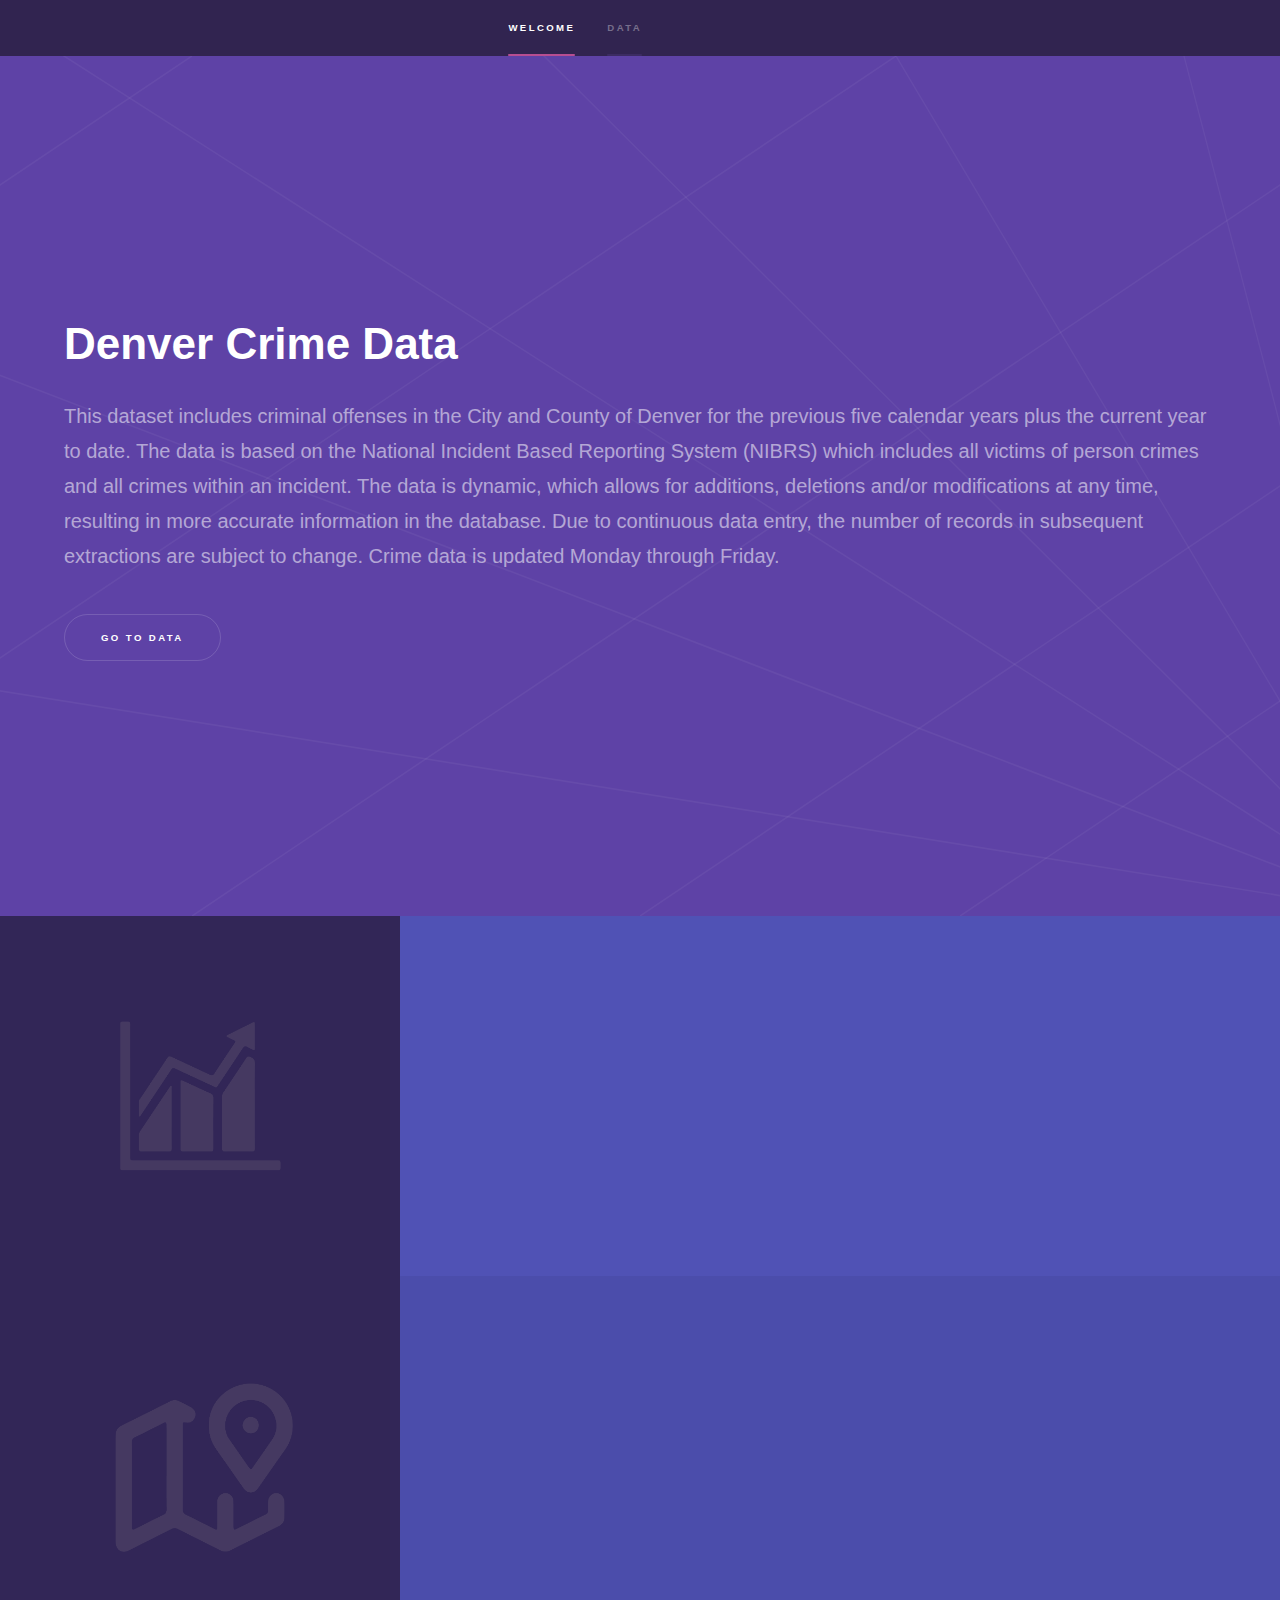
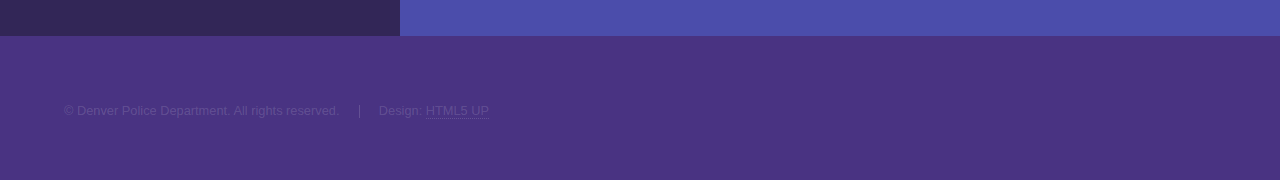
<file: static/index.html>
<!DOCTYPE HTML>
<!--
	Hyperspace by HTML5 UP
	html5up.net | @ajlkn
	Free for personal and commercial use under the CCA 3.0 license (html5up.net/license)
-->
<html>
	<head>
		<title>Denver Crime Data</title>
		<meta charset="utf-8" />
		<meta name="viewport" content="width=device-width, initial-scale=1, user-scalable=no" />
		<link rel="stylesheet" href="assets/css/main.css" />
		<noscript><link rel="stylesheet" href="assets/css/noscript.css" /></noscript>
	</head>
	<body class="is-preload">

		<!-- Sidebar -->
			<section id="sidebar">
				<div class="inner">
					<nav>
						<ul>
							<li><a href="#intro">Welcome</a></li>
							<li><a href="#one">Data</a></li>
						</ul>
					</nav>
					<form style="margin-top: 100px" action="/logout" method="post">
						<button type="submit">Logout</button>
					</form>
				</div>
			</section>

		<!-- Wrapper -->
			<div id="wrapper">

				<!-- Intro -->
					<section id="intro" class="wrapper style1 fullscreen fade-up">
						<div class="inner">
							<h1>Denver Crime Data</h1>
							<p>This dataset includes criminal offenses in the City and County of Denver for the previous
								five calendar years plus the current year to date. The data is based on the National
								Incident Based Reporting System (NIBRS) which includes all victims of person crimes and
								all crimes within an incident. The data is dynamic, which allows for additions,
								deletions and/or modifications at any time, resulting in more accurate information in
								the database. Due to continuous data entry, the number of records in subsequent
								extractions are subject to change. Crime data is updated Monday through Friday.</p>
							<ul class="actions">
								<li><a href="#one" class="button scrolly">Go to data</a></li>
							</ul>
						</div>
					</section>

				<!-- One -->
					<section id="one" class="wrapper style2 spotlights">
						<section>
							<a href="#" class="image"><img src="assets/images/pic01.jpg" alt="" data-position="center center" /></a>
							<div class="content">
								<div class="inner">
									<h2>Graphs</h2>
									<p>Check the number of crimes of a specific type over time.</p>
									<ul class="actions">
										<li><a href="graphs.html" class="button">Graphs</a></li>
									</ul>
								</div>
							</div>
						</section>
						<section>
							<a href="#" class="image"><img src="assets/images/pic02.jpg" alt="" data-position="top center" /></a>
							<div class="content">
								<div class="inner">
									<h2>Maps</h2>
									<p>Check the localization of the crimes.</p>
									<ul class="actions">
										<li><a href="maps.html" class="button">Maps</a></li>
									</ul>
								</div>
							</div>
						</section>
					</section>
			</div>

		<!-- Footer -->
			<footer id="footer" class="wrapper style1-alt">
				<div class="inner">
					<ul class="menu">
						<li>&copy; Denver Police Department. All rights reserved.</li><li>Design: <a href="http://html5up.net">HTML5 UP</a></li>
					</ul>
				</div>
			</footer>

		<!-- Scripts -->
			<script src="assets/js/jquery.min.js"></script>
			<script src="assets/js/jquery.scrollex.min.js"></script>
			<script src="assets/js/jquery.scrolly.min.js"></script>
			<script src="assets/js/browser.min.js"></script>
			<script src="assets/js/breakpoints.min.js"></script>
			<script src="assets/js/util.js"></script>
			<script src="assets/js/main.js"></script>

	</body>
</html>
</file>
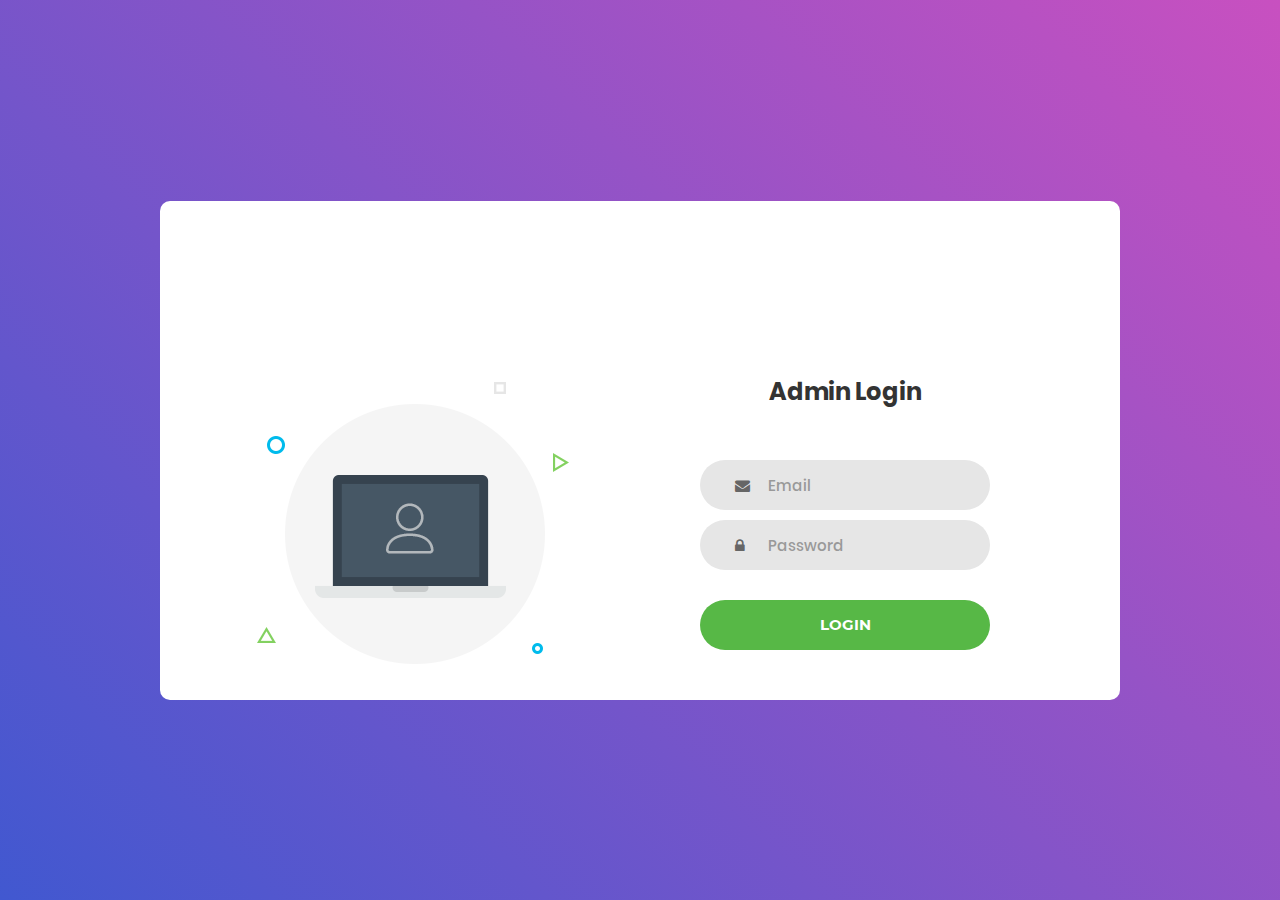
<file: static/login.html>
<!DOCTYPE html>
<html lang="en">
<head>
	<title>Login</title>
	<meta charset="UTF-8">
	<meta name="viewport" content="width=device-width, initial-scale=1">
<!--===============================================================================================-->	
	<link rel="icon" type="image/png" href="assets/images/icons/favicon.ico"/>
<!--===============================================================================================-->
	<link rel="stylesheet" type="text/css" href="assets/vendor/bootstrap/css/bootstrap.min.css">
<!--===============================================================================================-->
	<link rel="stylesheet" type="text/css" href="assets/fonts/font-awesome-4.7.0/css/font-awesome.min.css">
<!--===============================================================================================-->
	<link rel="stylesheet" type="text/css" href="assets/vendor/animate/animate.css">
<!--===============================================================================================-->	
	<link rel="stylesheet" type="text/css" href="assets/vendor/css-hamburgers/hamburgers.min.css">
<!--===============================================================================================-->
	<link rel="stylesheet" type="text/css" href="assets/vendor/select2/select2.min.css">
<!--===============================================================================================-->
	<link rel="stylesheet" type="text/css" href="assets/css/util.css">
	<link rel="stylesheet" type="text/css" href="assets/css/main_login.css">
<!--===============================================================================================-->
</head>
<body>
	
	<div class="limiter">
		<div class="container-login100">
			<div class="wrap-login100">
				<div class="login100-pic js-tilt" data-tilt>
					<img src="assets/images/img-01.png" alt="IMG">
				</div>

				<form class="login100-form validate-form" action="/login" method="post">
					<span class="login100-form-title">
						Admin Login
					</span>

					<div class="wrap-input100 validate-input" data-validate = "Valid email is required: ex@abc.xyz">
						<input class="input100" type="text" name="email" placeholder="Email">
						<span class="focus-input100"></span>
						<span class="symbol-input100">
							<i class="fa fa-envelope" aria-hidden="true"></i>
						</span>
					</div>

					<div class="wrap-input100 validate-input" data-validate = "Password is required">
						<input class="input100" type="password" name="pass" placeholder="Password">
						<span class="focus-input100"></span>
						<span class="symbol-input100">
							<i class="fa fa-lock" aria-hidden="true"></i>
						</span>
					</div>
					
					<div class="container-login100-form-btn">
						<button class="login100-form-btn">
							Login
						</button>
					</div>
				</form>
			</div>
		</div>
	</div>
	
	

	
<!--===============================================================================================-->	
	<script src="assets/vendor/jquery/jquery-3.2.1.min.js"></script>
<!--===============================================================================================-->
	<script src="assets/vendor/bootstrap/js/popper.js"></script>
	<script src="assets/vendor/bootstrap/js/bootstrap.min.js"></script>
<!--===============================================================================================-->
	<script src="assets/vendor/select2/select2.min.js"></script>
<!--===============================================================================================-->
	<script src="assets/vendor/tilt/tilt.jquery.min.js"></script>
	<script >
		$('.js-tilt').tilt({
			scale: 1.1
		})
	</script>
<!--===============================================================================================-->
	<script src="assets/js/main.js"></script>

</body>
</html>
</file>
<file: static/assets/css/noscript.css>
/*
	Hyperspace by HTML5 UP
	html5up.net | @ajlkn
	Free for personal and commercial use under the CCA 3.0 license (html5up.net/license)
*/

/* Spotlights */

	.spotlights > section > .image:before {
		opacity: 0 !important;
	}

	.spotlights > section > .content > .inner {
		-moz-transform: none !important;
		-webkit-transform: none !important;
		-ms-transform: none !important;
		transform: none !important;
		opacity: 1 !important;
	}

/* Wrapper */

	.wrapper > .inner {
		opacity: 1 !important;
		-moz-transform: none !important;
		-webkit-transform: none !important;
		-ms-transform: none !important;
		transform: none !important;
	}

/* Sidebar */

	#sidebar > .inner {
		opacity: 1 !important;
	}

	#sidebar nav > ul > li {
		-moz-transform: none !important;
		-webkit-transform: none !important;
		-ms-transform: none !important;
		transform: none !important;
		opacity: 1 !important;
	}
</file>
<file: static/assets/css/util.css>
/*[ FONT SIZE ]
///////////////////////////////////////////////////////////
*/
.fs-1 {font-size: 1px;}
.fs-2 {font-size: 2px;}
.fs-3 {font-size: 3px;}
.fs-4 {font-size: 4px;}
.fs-5 {font-size: 5px;}
.fs-6 {font-size: 6px;}
.fs-7 {font-size: 7px;}
.fs-8 {font-size: 8px;}
.fs-9 {font-size: 9px;}
.fs-10 {font-size: 10px;}
.fs-11 {font-size: 11px;}
.fs-12 {font-size: 12px;}
.fs-13 {font-size: 13px;}
.fs-14 {font-size: 14px;}
.fs-15 {font-size: 15px;}
.fs-16 {font-size: 16px;}
.fs-17 {font-size: 17px;}
.fs-18 {font-size: 18px;}
.fs-19 {font-size: 19px;}
.fs-20 {font-size: 20px;}
.fs-21 {font-size: 21px;}
.fs-22 {font-size: 22px;}
.fs-23 {font-size: 23px;}
.fs-24 {font-size: 24px;}
.fs-25 {font-size: 25px;}
.fs-26 {font-size: 26px;}
.fs-27 {font-size: 27px;}
.fs-28 {font-size: 28px;}
.fs-29 {font-size: 29px;}
.fs-30 {font-size: 30px;}
.fs-31 {font-size: 31px;}
.fs-32 {font-size: 32px;}
.fs-33 {font-size: 33px;}
.fs-34 {font-size: 34px;}
.fs-35 {font-size: 35px;}
.fs-36 {font-size: 36px;}
.fs-37 {font-size: 37px;}
.fs-38 {font-size: 38px;}
.fs-39 {font-size: 39px;}
.fs-40 {font-size: 40px;}
.fs-41 {font-size: 41px;}
.fs-42 {font-size: 42px;}
.fs-43 {font-size: 43px;}
.fs-44 {font-size: 44px;}
.fs-45 {font-size: 45px;}
.fs-46 {font-size: 46px;}
.fs-47 {font-size: 47px;}
.fs-48 {font-size: 48px;}
.fs-49 {font-size: 49px;}
.fs-50 {font-size: 50px;}
.fs-51 {font-size: 51px;}
.fs-52 {font-size: 52px;}
.fs-53 {font-size: 53px;}
.fs-54 {font-size: 54px;}
.fs-55 {font-size: 55px;}
.fs-56 {font-size: 56px;}
.fs-57 {font-size: 57px;}
.fs-58 {font-size: 58px;}
.fs-59 {font-size: 59px;}
.fs-60 {font-size: 60px;}
.fs-61 {font-size: 61px;}
.fs-62 {font-size: 62px;}
.fs-63 {font-size: 63px;}
.fs-64 {font-size: 64px;}
.fs-65 {font-size: 65px;}
.fs-66 {font-size: 66px;}
.fs-67 {font-size: 67px;}
.fs-68 {font-size: 68px;}
.fs-69 {font-size: 69px;}
.fs-70 {font-size: 70px;}
.fs-71 {font-size: 71px;}
.fs-72 {font-size: 72px;}
.fs-73 {font-size: 73px;}
.fs-74 {font-size: 74px;}
.fs-75 {font-size: 75px;}
.fs-76 {font-size: 76px;}
.fs-77 {font-size: 77px;}
.fs-78 {font-size: 78px;}
.fs-79 {font-size: 79px;}
.fs-80 {font-size: 80px;}
.fs-81 {font-size: 81px;}
.fs-82 {font-size: 82px;}
.fs-83 {font-size: 83px;}
.fs-84 {font-size: 84px;}
.fs-85 {font-size: 85px;}
.fs-86 {font-size: 86px;}
.fs-87 {font-size: 87px;}
.fs-88 {font-size: 88px;}
.fs-89 {font-size: 89px;}
.fs-90 {font-size: 90px;}
.fs-91 {font-size: 91px;}
.fs-92 {font-size: 92px;}
.fs-93 {font-size: 93px;}
.fs-94 {font-size: 94px;}
.fs-95 {font-size: 95px;}
.fs-96 {font-size: 96px;}
.fs-97 {font-size: 97px;}
.fs-98 {font-size: 98px;}
.fs-99 {font-size: 99px;}
.fs-100 {font-size: 100px;}
.fs-101 {font-size: 101px;}
.fs-102 {font-size: 102px;}
.fs-103 {font-size: 103px;}
.fs-104 {font-size: 104px;}
.fs-105 {font-size: 105px;}
.fs-106 {font-size: 106px;}
.fs-107 {font-size: 107px;}
.fs-108 {font-size: 108px;}
.fs-109 {font-size: 109px;}
.fs-110 {font-size: 110px;}
.fs-111 {font-size: 111px;}
.fs-112 {font-size: 112px;}
.fs-113 {font-size: 113px;}
.fs-114 {font-size: 114px;}
.fs-115 {font-size: 115px;}
.fs-116 {font-size: 116px;}
.fs-117 {font-size: 117px;}
.fs-118 {font-size: 118px;}
.fs-119 {font-size: 119px;}
.fs-120 {font-size: 120px;}
.fs-121 {font-size: 121px;}
.fs-122 {font-size: 122px;}
.fs-123 {font-size: 123px;}
.fs-124 {font-size: 124px;}
.fs-125 {font-size: 125px;}
.fs-126 {font-size: 126px;}
.fs-127 {font-size: 127px;}
.fs-128 {font-size: 128px;}
.fs-129 {font-size: 129px;}
.fs-130 {font-size: 130px;}
.fs-131 {font-size: 131px;}
.fs-132 {font-size: 132px;}
.fs-133 {font-size: 133px;}
.fs-134 {font-size: 134px;}
.fs-135 {font-size: 135px;}
.fs-136 {font-size: 136px;}
.fs-137 {font-size: 137px;}
.fs-138 {font-size: 138px;}
.fs-139 {font-size: 139px;}
.fs-140 {font-size: 140px;}
.fs-141 {font-size: 141px;}
.fs-142 {font-size: 142px;}
.fs-143 {font-size: 143px;}
.fs-144 {font-size: 144px;}
.fs-145 {font-size: 145px;}
.fs-146 {font-size: 146px;}
.fs-147 {font-size: 147px;}
.fs-148 {font-size: 148px;}
.fs-149 {font-size: 149px;}
.fs-150 {font-size: 150px;}
.fs-151 {font-size: 151px;}
.fs-152 {font-size: 152px;}
.fs-153 {font-size: 153px;}
.fs-154 {font-size: 154px;}
.fs-155 {font-size: 155px;}
.fs-156 {font-size: 156px;}
.fs-157 {font-size: 157px;}
.fs-158 {font-size: 158px;}
.fs-159 {font-size: 159px;}
.fs-160 {font-size: 160px;}
.fs-161 {font-size: 161px;}
.fs-162 {font-size: 162px;}
.fs-163 {font-size: 163px;}
.fs-164 {font-size: 164px;}
.fs-165 {font-size: 165px;}
.fs-166 {font-size: 166px;}
.fs-167 {font-size: 167px;}
.fs-168 {font-size: 168px;}
.fs-169 {font-size: 169px;}
.fs-170 {font-size: 170px;}
.fs-171 {font-size: 171px;}
.fs-172 {font-size: 172px;}
.fs-173 {font-size: 173px;}
.fs-174 {font-size: 174px;}
.fs-175 {font-size: 175px;}
.fs-176 {font-size: 176px;}
.fs-177 {font-size: 177px;}
.fs-178 {font-size: 178px;}
.fs-179 {font-size: 179px;}
.fs-180 {font-size: 180px;}
.fs-181 {font-size: 181px;}
.fs-182 {font-size: 182px;}
.fs-183 {font-size: 183px;}
.fs-184 {font-size: 184px;}
.fs-185 {font-size: 185px;}
.fs-186 {font-size: 186px;}
.fs-187 {font-size: 187px;}
.fs-188 {font-size: 188px;}
.fs-189 {font-size: 189px;}
.fs-190 {font-size: 190px;}
.fs-191 {font-size: 191px;}
.fs-192 {font-size: 192px;}
.fs-193 {font-size: 193px;}
.fs-194 {font-size: 194px;}
.fs-195 {font-size: 195px;}
.fs-196 {font-size: 196px;}
.fs-197 {font-size: 197px;}
.fs-198 {font-size: 198px;}
.fs-199 {font-size: 199px;}
.fs-200 {font-size: 200px;}

/*[ PADDING ]
///////////////////////////////////////////////////////////
*/
.p-t-0 {padding-top: 0px;}
.p-t-1 {padding-top: 1px;}
.p-t-2 {padding-top: 2px;}
.p-t-3 {padding-top: 3px;}
.p-t-4 {padding-top: 4px;}
.p-t-5 {padding-top: 5px;}
.p-t-6 {padding-top: 6px;}
.p-t-7 {padding-top: 7px;}
.p-t-8 {padding-top: 8px;}
.p-t-9 {padding-top: 9px;}
.p-t-10 {padding-top: 10px;}
.p-t-11 {padding-top: 11px;}
.p-t-12 {padding-top: 12px;}
.p-t-13 {padding-top: 13px;}
.p-t-14 {padding-top: 14px;}
.p-t-15 {padding-top: 15px;}
.p-t-16 {padding-top: 16px;}
.p-t-17 {padding-top: 17px;}
.p-t-18 {padding-top: 18px;}
.p-t-19 {padding-top: 19px;}
.p-t-20 {padding-top: 20px;}
.p-t-21 {padding-top: 21px;}
.p-t-22 {padding-top: 22px;}
.p-t-23 {padding-top: 23px;}
.p-t-24 {padding-top: 24px;}
.p-t-25 {padding-top: 25px;}
.p-t-26 {padding-top: 26px;}
.p-t-27 {padding-top: 27px;}
.p-t-28 {padding-top: 28px;}
.p-t-29 {padding-top: 29px;}
.p-t-30 {padding-top: 30px;}
.p-t-31 {padding-top: 31px;}
.p-t-32 {padding-top: 32px;}
.p-t-33 {padding-top: 33px;}
.p-t-34 {padding-top: 34px;}
.p-t-35 {padding-top: 35px;}
.p-t-36 {padding-top: 36px;}
.p-t-37 {padding-top: 37px;}
.p-t-38 {padding-top: 38px;}
.p-t-39 {padding-top: 39px;}
.p-t-40 {padding-top: 40px;}
.p-t-41 {padding-top: 41px;}
.p-t-42 {padding-top: 42px;}
.p-t-43 {padding-top: 43px;}
.p-t-44 {padding-top: 44px;}
.p-t-45 {padding-top: 45px;}
.p-t-46 {padding-top: 46px;}
.p-t-47 {padding-top: 47px;}
.p-t-48 {padding-top: 48px;}
.p-t-49 {padding-top: 49px;}
.p-t-50 {padding-top: 50px;}
.p-t-51 {padding-top: 51px;}
.p-t-52 {padding-top: 52px;}
.p-t-53 {padding-top: 53px;}
.p-t-54 {padding-top: 54px;}
.p-t-55 {padding-top: 55px;}
.p-t-56 {padding-top: 56px;}
.p-t-57 {padding-top: 57px;}
.p-t-58 {padding-top: 58px;}
.p-t-59 {padding-top: 59px;}
.p-t-60 {padding-top: 60px;}
.p-t-61 {padding-top: 61px;}
.p-t-62 {padding-top: 62px;}
.p-t-63 {padding-top: 63px;}
.p-t-64 {padding-top: 64px;}
.p-t-65 {padding-top: 65px;}
.p-t-66 {padding-top: 66px;}
.p-t-67 {padding-top: 67px;}
.p-t-68 {padding-top: 68px;}
.p-t-69 {padding-top: 69px;}
.p-t-70 {padding-top: 70px;}
.p-t-71 {padding-top: 71px;}
.p-t-72 {padding-top: 72px;}
.p-t-73 {padding-top: 73px;}
.p-t-74 {padding-top: 74px;}
.p-t-75 {padding-top: 75px;}
.p-t-76 {padding-top: 76px;}
.p-t-77 {padding-top: 77px;}
.p-t-78 {padding-top: 78px;}
.p-t-79 {padding-top: 79px;}
.p-t-80 {padding-top: 80px;}
.p-t-81 {padding-top: 81px;}
.p-t-82 {padding-top: 82px;}
.p-t-83 {padding-top: 83px;}
.p-t-84 {padding-top: 84px;}
.p-t-85 {padding-top: 85px;}
.p-t-86 {padding-top: 86px;}
.p-t-87 {padding-top: 87px;}
.p-t-88 {padding-top: 88px;}
.p-t-89 {padding-top: 89px;}
.p-t-90 {padding-top: 90px;}
.p-t-91 {padding-top: 91px;}
.p-t-92 {padding-top: 92px;}
.p-t-93 {padding-top: 93px;}
.p-t-94 {padding-top: 94px;}
.p-t-95 {padding-top: 95px;}
.p-t-96 {padding-top: 96px;}
.p-t-97 {padding-top: 97px;}
.p-t-98 {padding-top: 98px;}
.p-t-99 {padding-top: 99px;}
.p-t-100 {padding-top: 100px;}
.p-t-101 {padding-top: 101px;}
.p-t-102 {padding-top: 102px;}
.p-t-103 {padding-top: 103px;}
.p-t-104 {padding-top: 104px;}
.p-t-105 {padding-top: 105px;}
.p-t-106 {padding-top: 106px;}
.p-t-107 {padding-top: 107px;}
.p-t-108 {padding-top: 108px;}
.p-t-109 {padding-top: 109px;}
.p-t-110 {padding-top: 110px;}
.p-t-111 {padding-top: 111px;}
.p-t-112 {padding-top: 112px;}
.p-t-113 {padding-top: 113px;}
.p-t-114 {padding-top: 114px;}
.p-t-115 {padding-top: 115px;}
.p-t-116 {padding-top: 116px;}
.p-t-117 {padding-top: 117px;}
.p-t-118 {padding-top: 118px;}
.p-t-119 {padding-top: 119px;}
.p-t-120 {padding-top: 120px;}
.p-t-121 {padding-top: 121px;}
.p-t-122 {padding-top: 122px;}
.p-t-123 {padding-top: 123px;}
.p-t-124 {padding-top: 124px;}
.p-t-125 {padding-top: 125px;}
.p-t-126 {padding-top: 126px;}
.p-t-127 {padding-top: 127px;}
.p-t-128 {padding-top: 128px;}
.p-t-129 {padding-top: 129px;}
.p-t-130 {padding-top: 130px;}
.p-t-131 {padding-top: 131px;}
.p-t-132 {padding-top: 132px;}
.p-t-133 {padding-top: 133px;}
.p-t-134 {padding-top: 134px;}
.p-t-135 {padding-top: 135px;}
.p-t-136 {padding-top: 136px;}
.p-t-137 {padding-top: 137px;}
.p-t-138 {padding-top: 138px;}
.p-t-139 {padding-top: 139px;}
.p-t-140 {padding-top: 140px;}
.p-t-141 {padding-top: 141px;}
.p-t-142 {padding-top: 142px;}
.p-t-143 {padding-top: 143px;}
.p-t-144 {padding-top: 144px;}
.p-t-145 {padding-top: 145px;}
.p-t-146 {padding-top: 146px;}
.p-t-147 {padding-top: 147px;}
.p-t-148 {padding-top: 148px;}
.p-t-149 {padding-top: 149px;}
.p-t-150 {padding-top: 150px;}
.p-t-151 {padding-top: 151px;}
.p-t-152 {padding-top: 152px;}
.p-t-153 {padding-top: 153px;}
.p-t-154 {padding-top: 154px;}
.p-t-155 {padding-top: 155px;}
.p-t-156 {padding-top: 156px;}
.p-t-157 {padding-top: 157px;}
.p-t-158 {padding-top: 158px;}
.p-t-159 {padding-top: 159px;}
.p-t-160 {padding-top: 160px;}
.p-t-161 {padding-top: 161px;}
.p-t-162 {padding-top: 162px;}
.p-t-163 {padding-top: 163px;}
.p-t-164 {padding-top: 164px;}
.p-t-165 {padding-top: 165px;}
.p-t-166 {padding-top: 166px;}
.p-t-167 {padding-top: 167px;}
.p-t-168 {padding-top: 168px;}
.p-t-169 {padding-top: 169px;}
.p-t-170 {padding-top: 170px;}
.p-t-171 {padding-top: 171px;}
.p-t-172 {padding-top: 172px;}
.p-t-173 {padding-top: 173px;}
.p-t-174 {padding-top: 174px;}
.p-t-175 {padding-top: 175px;}
.p-t-176 {padding-top: 176px;}
.p-t-177 {padding-top: 177px;}
.p-t-178 {padding-top: 178px;}
.p-t-179 {padding-top: 179px;}
.p-t-180 {padding-top: 180px;}
.p-t-181 {padding-top: 181px;}
.p-t-182 {padding-top: 182px;}
.p-t-183 {padding-top: 183px;}
.p-t-184 {padding-top: 184px;}
.p-t-185 {padding-top: 185px;}
.p-t-186 {padding-top: 186px;}
.p-t-187 {padding-top: 187px;}
.p-t-188 {padding-top: 188px;}
.p-t-189 {padding-top: 189px;}
.p-t-190 {padding-top: 190px;}
.p-t-191 {padding-top: 191px;}
.p-t-192 {padding-top: 192px;}
.p-t-193 {padding-top: 193px;}
.p-t-194 {padding-top: 194px;}
.p-t-195 {padding-top: 195px;}
.p-t-196 {padding-top: 196px;}
.p-t-197 {padding-top: 197px;}
.p-t-198 {padding-top: 198px;}
.p-t-199 {padding-top: 199px;}
.p-t-200 {padding-top: 200px;}
.p-t-201 {padding-top: 201px;}
.p-t-202 {padding-top: 202px;}
.p-t-203 {padding-top: 203px;}
.p-t-204 {padding-top: 204px;}
.p-t-205 {padding-top: 205px;}
.p-t-206 {padding-top: 206px;}
.p-t-207 {padding-top: 207px;}
.p-t-208 {padding-top: 208px;}
.p-t-209 {padding-top: 209px;}
.p-t-210 {padding-top: 210px;}
.p-t-211 {padding-top: 211px;}
.p-t-212 {padding-top: 212px;}
.p-t-213 {padding-top: 213px;}
.p-t-214 {padding-top: 214px;}
.p-t-215 {padding-top: 215px;}
.p-t-216 {padding-top: 216px;}
.p-t-217 {padding-top: 217px;}
.p-t-218 {padding-top: 218px;}
.p-t-219 {padding-top: 219px;}
.p-t-220 {padding-top: 220px;}
.p-t-221 {padding-top: 221px;}
.p-t-222 {padding-top: 222px;}
.p-t-223 {padding-top: 223px;}
.p-t-224 {padding-top: 224px;}
.p-t-225 {padding-top: 225px;}
.p-t-226 {padding-top: 226px;}
.p-t-227 {padding-top: 227px;}
.p-t-228 {padding-top: 228px;}
.p-t-229 {padding-top: 229px;}
.p-t-230 {padding-top: 230px;}
.p-t-231 {padding-top: 231px;}
.p-t-232 {padding-top: 232px;}
.p-t-233 {padding-top: 233px;}
.p-t-234 {padding-top: 234px;}
.p-t-235 {padding-top: 235px;}
.p-t-236 {padding-top: 236px;}
.p-t-237 {padding-top: 237px;}
.p-t-238 {padding-top: 238px;}
.p-t-239 {padding-top: 239px;}
.p-t-240 {padding-top: 240px;}
.p-t-241 {padding-top: 241px;}
.p-t-242 {padding-top: 242px;}
.p-t-243 {padding-top: 243px;}
.p-t-244 {padding-top: 244px;}
.p-t-245 {padding-top: 245px;}
.p-t-246 {padding-top: 246px;}
.p-t-247 {padding-top: 247px;}
.p-t-248 {padding-top: 248px;}
.p-t-249 {padding-top: 249px;}
.p-t-250 {padding-top: 250px;}
.p-b-0 {padding-bottom: 0px;}
.p-b-1 {padding-bottom: 1px;}
.p-b-2 {padding-bottom: 2px;}
.p-b-3 {padding-bottom: 3px;}
.p-b-4 {padding-bottom: 4px;}
.p-b-5 {padding-bottom: 5px;}
.p-b-6 {padding-bottom: 6px;}
.p-b-7 {padding-bottom: 7px;}
.p-b-8 {padding-bottom: 8px;}
.p-b-9 {padding-bottom: 9px;}
.p-b-10 {padding-bottom: 10px;}
.p-b-11 {padding-bottom: 11px;}
.p-b-12 {padding-bottom: 12px;}
.p-b-13 {padding-bottom: 13px;}
.p-b-14 {padding-bottom: 14px;}
.p-b-15 {padding-bottom: 15px;}
.p-b-16 {padding-bottom: 16px;}
.p-b-17 {padding-bottom: 17px;}
.p-b-18 {padding-bottom: 18px;}
.p-b-19 {padding-bottom: 19px;}
.p-b-20 {padding-bottom: 20px;}
.p-b-21 {padding-bottom: 21px;}
.p-b-22 {padding-bottom: 22px;}
.p-b-23 {padding-bottom: 23px;}
.p-b-24 {padding-bottom: 24px;}
.p-b-25 {padding-bottom: 25px;}
.p-b-26 {padding-bottom: 26px;}
.p-b-27 {padding-bottom: 27px;}
.p-b-28 {padding-bottom: 28px;}
.p-b-29 {padding-bottom: 29px;}
.p-b-30 {padding-bottom: 30px;}
.p-b-31 {padding-bottom: 31px;}
.p-b-32 {padding-bottom: 32px;}
.p-b-33 {padding-bottom: 33px;}
.p-b-34 {padding-bottom: 34px;}
.p-b-35 {padding-bottom: 35px;}
.p-b-36 {padding-bottom: 36px;}
.p-b-37 {padding-bottom: 37px;}
.p-b-38 {padding-bottom: 38px;}
.p-b-39 {padding-bottom: 39px;}
.p-b-40 {padding-bottom: 40px;}
.p-b-41 {padding-bottom: 41px;}
.p-b-42 {padding-bottom: 42px;}
.p-b-43 {padding-bottom: 43px;}
.p-b-44 {padding-bottom: 44px;}
.p-b-45 {padding-bottom: 45px;}
.p-b-46 {padding-bottom: 46px;}
.p-b-47 {padding-bottom: 47px;}
.p-b-48 {padding-bottom: 48px;}
.p-b-49 {padding-bottom: 49px;}
.p-b-50 {padding-bottom: 50px;}
.p-b-51 {padding-bottom: 51px;}
.p-b-52 {padding-bottom: 52px;}
.p-b-53 {padding-bottom: 53px;}
.p-b-54 {padding-bottom: 54px;}
.p-b-55 {padding-bottom: 55px;}
.p-b-56 {padding-bottom: 56px;}
.p-b-57 {padding-bottom: 57px;}
.p-b-58 {padding-bottom: 58px;}
.p-b-59 {padding-bottom: 59px;}
.p-b-60 {padding-bottom: 60px;}
.p-b-61 {padding-bottom: 61px;}
.p-b-62 {padding-bottom: 62px;}
.p-b-63 {padding-bottom: 63px;}
.p-b-64 {padding-bottom: 64px;}
.p-b-65 {padding-bottom: 65px;}
.p-b-66 {padding-bottom: 66px;}
.p-b-67 {padding-bottom: 67px;}
.p-b-68 {padding-bottom: 68px;}
.p-b-69 {padding-bottom: 69px;}
.p-b-70 {padding-bottom: 70px;}
.p-b-71 {padding-bottom: 71px;}
.p-b-72 {padding-bottom: 72px;}
.p-b-73 {padding-bottom: 73px;}
.p-b-74 {padding-bottom: 74px;}
.p-b-75 {padding-bottom: 75px;}
.p-b-76 {padding-bottom: 76px;}
.p-b-77 {padding-bottom: 77px;}
.p-b-78 {padding-bottom: 78px;}
.p-b-79 {padding-bottom: 79px;}
.p-b-80 {padding-bottom: 80px;}
.p-b-81 {padding-bottom: 81px;}
.p-b-82 {padding-bottom: 82px;}
.p-b-83 {padding-bottom: 83px;}
.p-b-84 {padding-bottom: 84px;}
.p-b-85 {padding-bottom: 85px;}
.p-b-86 {padding-bottom: 86px;}
.p-b-87 {padding-bottom: 87px;}
.p-b-88 {padding-bottom: 88px;}
.p-b-89 {padding-bottom: 89px;}
.p-b-90 {padding-bottom: 90px;}
.p-b-91 {padding-bottom: 91px;}
.p-b-92 {padding-bottom: 92px;}
.p-b-93 {padding-bottom: 93px;}
.p-b-94 {padding-bottom: 94px;}
.p-b-95 {padding-bottom: 95px;}
.p-b-96 {padding-bottom: 96px;}
.p-b-97 {padding-bottom: 97px;}
.p-b-98 {padding-bottom: 98px;}
.p-b-99 {padding-bottom: 99px;}
.p-b-100 {padding-bottom: 100px;}
.p-b-101 {padding-bottom: 101px;}
.p-b-102 {padding-bottom: 102px;}
.p-b-103 {padding-bottom: 103px;}
.p-b-104 {padding-bottom: 104px;}
.p-b-105 {padding-bottom: 105px;}
.p-b-106 {padding-bottom: 106px;}
.p-b-107 {padding-bottom: 107px;}
.p-b-108 {padding-bottom: 108px;}
.p-b-109 {padding-bottom: 109px;}
.p-b-110 {padding-bottom: 110px;}
.p-b-111 {padding-bottom: 111px;}
.p-b-112 {padding-bottom: 112px;}
.p-b-113 {padding-bottom: 113px;}
.p-b-114 {padding-bottom: 114px;}
.p-b-115 {padding-bottom: 115px;}
.p-b-116 {padding-bottom: 116px;}
.p-b-117 {padding-bottom: 117px;}
.p-b-118 {padding-bottom: 118px;}
.p-b-119 {padding-bottom: 119px;}
.p-b-120 {padding-bottom: 120px;}
.p-b-121 {padding-bottom: 121px;}
.p-b-122 {padding-bottom: 122px;}
.p-b-123 {padding-bottom: 123px;}
.p-b-124 {padding-bottom: 124px;}
.p-b-125 {padding-bottom: 125px;}
.p-b-126 {padding-bottom: 126px;}
.p-b-127 {padding-bottom: 127px;}
.p-b-128 {padding-bottom: 128px;}
.p-b-129 {padding-bottom: 129px;}
.p-b-130 {padding-bottom: 130px;}
.p-b-131 {padding-bottom: 131px;}
.p-b-132 {padding-bottom: 132px;}
.p-b-133 {padding-bottom: 133px;}
.p-b-134 {padding-bottom: 134px;}
.p-b-135 {padding-bottom: 135px;}
.p-b-136 {padding-bottom: 136px;}
.p-b-137 {padding-bottom: 137px;}
.p-b-138 {padding-bottom: 138px;}
.p-b-139 {padding-bottom: 139px;}
.p-b-140 {padding-bottom: 140px;}
.p-b-141 {padding-bottom: 141px;}
.p-b-142 {padding-bottom: 142px;}
.p-b-143 {padding-bottom: 143px;}
.p-b-144 {padding-bottom: 144px;}
.p-b-145 {padding-bottom: 145px;}
.p-b-146 {padding-bottom: 146px;}
.p-b-147 {padding-bottom: 147px;}
.p-b-148 {padding-bottom: 148px;}
.p-b-149 {padding-bottom: 149px;}
.p-b-150 {padding-bottom: 150px;}
.p-b-151 {padding-bottom: 151px;}
.p-b-152 {padding-bottom: 152px;}
.p-b-153 {padding-bottom: 153px;}
.p-b-154 {padding-bottom: 154px;}
.p-b-155 {padding-bottom: 155px;}
.p-b-156 {padding-bottom: 156px;}
.p-b-157 {padding-bottom: 157px;}
.p-b-158 {padding-bottom: 158px;}
.p-b-159 {padding-bottom: 159px;}
.p-b-160 {padding-bottom: 160px;}
.p-b-161 {padding-bottom: 161px;}
.p-b-162 {padding-bottom: 162px;}
.p-b-163 {padding-bottom: 163px;}
.p-b-164 {padding-bottom: 164px;}
.p-b-165 {padding-bottom: 165px;}
.p-b-166 {padding-bottom: 166px;}
.p-b-167 {padding-bottom: 167px;}
.p-b-168 {padding-bottom: 168px;}
.p-b-169 {padding-bottom: 169px;}
.p-b-170 {padding-bottom: 170px;}
.p-b-171 {padding-bottom: 171px;}
.p-b-172 {padding-bottom: 172px;}
.p-b-173 {padding-bottom: 173px;}
.p-b-174 {padding-bottom: 174px;}
.p-b-175 {padding-bottom: 175px;}
.p-b-176 {padding-bottom: 176px;}
.p-b-177 {padding-bottom: 177px;}
.p-b-178 {padding-bottom: 178px;}
.p-b-179 {padding-bottom: 179px;}
.p-b-180 {padding-bottom: 180px;}
.p-b-181 {padding-bottom: 181px;}
.p-b-182 {padding-bottom: 182px;}
.p-b-183 {padding-bottom: 183px;}
.p-b-184 {padding-bottom: 184px;}
.p-b-185 {padding-bottom: 185px;}
.p-b-186 {padding-bottom: 186px;}
.p-b-187 {padding-bottom: 187px;}
.p-b-188 {padding-bottom: 188px;}
.p-b-189 {padding-bottom: 189px;}
.p-b-190 {padding-bottom: 190px;}
.p-b-191 {padding-bottom: 191px;}
.p-b-192 {padding-bottom: 192px;}
.p-b-193 {padding-bottom: 193px;}
.p-b-194 {padding-bottom: 194px;}
.p-b-195 {padding-bottom: 195px;}
.p-b-196 {padding-bottom: 196px;}
.p-b-197 {padding-bottom: 197px;}
.p-b-198 {padding-bottom: 198px;}
.p-b-199 {padding-bottom: 199px;}
.p-b-200 {padding-bottom: 200px;}
.p-b-201 {padding-bottom: 201px;}
.p-b-202 {padding-bottom: 202px;}
.p-b-203 {padding-bottom: 203px;}
.p-b-204 {padding-bottom: 204px;}
.p-b-205 {padding-bottom: 205px;}
.p-b-206 {padding-bottom: 206px;}
.p-b-207 {padding-bottom: 207px;}
.p-b-208 {padding-bottom: 208px;}
.p-b-209 {padding-bottom: 209px;}
.p-b-210 {padding-bottom: 210px;}
.p-b-211 {padding-bottom: 211px;}
.p-b-212 {padding-bottom: 212px;}
.p-b-213 {padding-bottom: 213px;}
.p-b-214 {padding-bottom: 214px;}
.p-b-215 {padding-bottom: 215px;}
.p-b-216 {padding-bottom: 216px;}
.p-b-217 {padding-bottom: 217px;}
.p-b-218 {padding-bottom: 218px;}
.p-b-219 {padding-bottom: 219px;}
.p-b-220 {padding-bottom: 220px;}
.p-b-221 {padding-bottom: 221px;}
.p-b-222 {padding-bottom: 222px;}
.p-b-223 {padding-bottom: 223px;}
.p-b-224 {padding-bottom: 224px;}
.p-b-225 {padding-bottom: 225px;}
.p-b-226 {padding-bottom: 226px;}
.p-b-227 {padding-bottom: 227px;}
.p-b-228 {padding-bottom: 228px;}
.p-b-229 {padding-bottom: 229px;}
.p-b-230 {padding-bottom: 230px;}
.p-b-231 {padding-bottom: 231px;}
.p-b-232 {padding-bottom: 232px;}
.p-b-233 {padding-bottom: 233px;}
.p-b-234 {padding-bottom: 234px;}
.p-b-235 {padding-bottom: 235px;}
.p-b-236 {padding-bottom: 236px;}
.p-b-237 {padding-bottom: 237px;}
.p-b-238 {padding-bottom: 238px;}
.p-b-239 {padding-bottom: 239px;}
.p-b-240 {padding-bottom: 240px;}
.p-b-241 {padding-bottom: 241px;}
.p-b-242 {padding-bottom: 242px;}
.p-b-243 {padding-bottom: 243px;}
.p-b-244 {padding-bottom: 244px;}
.p-b-245 {padding-bottom: 245px;}
.p-b-246 {padding-bottom: 246px;}
.p-b-247 {padding-bottom: 247px;}
.p-b-248 {padding-bottom: 248px;}
.p-b-249 {padding-bottom: 249px;}
.p-b-250 {padding-bottom: 250px;}
.p-l-0 {padding-left: 0px;}
.p-l-1 {padding-left: 1px;}
.p-l-2 {padding-left: 2px;}
.p-l-3 {padding-left: 3px;}
.p-l-4 {padding-left: 4px;}
.p-l-5 {padding-left: 5px;}
.p-l-6 {padding-left: 6px;}
.p-l-7 {padding-left: 7px;}
.p-l-8 {padding-left: 8px;}
.p-l-9 {padding-left: 9px;}
.p-l-10 {padding-left: 10px;}
.p-l-11 {padding-left: 11px;}
.p-l-12 {padding-left: 12px;}
.p-l-13 {padding-left: 13px;}
.p-l-14 {padding-left: 14px;}
.p-l-15 {padding-left: 15px;}
.p-l-16 {padding-left: 16px;}
.p-l-17 {padding-left: 17px;}
.p-l-18 {padding-left: 18px;}
.p-l-19 {padding-left: 19px;}
.p-l-20 {padding-left: 20px;}
.p-l-21 {padding-left: 21px;}
.p-l-22 {padding-left: 22px;}
.p-l-23 {padding-left: 23px;}
.p-l-24 {padding-left: 24px;}
.p-l-25 {padding-left: 25px;}
.p-l-26 {padding-left: 26px;}
.p-l-27 {padding-left: 27px;}
.p-l-28 {padding-left: 28px;}
.p-l-29 {padding-left: 29px;}
.p-l-30 {padding-left: 30px;}
.p-l-31 {padding-left: 31px;}
.p-l-32 {padding-left: 32px;}
.p-l-33 {padding-left: 33px;}
.p-l-34 {padding-left: 34px;}
.p-l-35 {padding-left: 35px;}
.p-l-36 {padding-left: 36px;}
.p-l-37 {padding-left: 37px;}
.p-l-38 {padding-left: 38px;}
.p-l-39 {padding-left: 39px;}
.p-l-40 {padding-left: 40px;}
.p-l-41 {padding-left: 41px;}
.p-l-42 {padding-left: 42px;}
.p-l-43 {padding-left: 43px;}
.p-l-44 {padding-left: 44px;}
.p-l-45 {padding-left: 45px;}
.p-l-46 {padding-left: 46px;}
.p-l-47 {padding-left: 47px;}
.p-l-48 {padding-left: 48px;}
.p-l-49 {padding-left: 49px;}
.p-l-50 {padding-left: 50px;}
.p-l-51 {padding-left: 51px;}
.p-l-52 {padding-left: 52px;}
.p-l-53 {padding-left: 53px;}
.p-l-54 {padding-left: 54px;}
.p-l-55 {padding-left: 55px;}
.p-l-56 {padding-left: 56px;}
.p-l-57 {padding-left: 57px;}
.p-l-58 {padding-left: 58px;}
.p-l-59 {padding-left: 59px;}
.p-l-60 {padding-left: 60px;}
.p-l-61 {padding-left: 61px;}
.p-l-62 {padding-left: 62px;}
.p-l-63 {padding-left: 63px;}
.p-l-64 {padding-left: 64px;}
.p-l-65 {padding-left: 65px;}
.p-l-66 {padding-left: 66px;}
.p-l-67 {padding-left: 67px;}
.p-l-68 {padding-left: 68px;}
.p-l-69 {padding-left: 69px;}
.p-l-70 {padding-left: 70px;}
.p-l-71 {padding-left: 71px;}
.p-l-72 {padding-left: 72px;}
.p-l-73 {padding-left: 73px;}
.p-l-74 {padding-left: 74px;}
.p-l-75 {padding-left: 75px;}
.p-l-76 {padding-left: 76px;}
.p-l-77 {padding-left: 77px;}
.p-l-78 {padding-left: 78px;}
.p-l-79 {padding-left: 79px;}
.p-l-80 {padding-left: 80px;}
.p-l-81 {padding-left: 81px;}
.p-l-82 {padding-left: 82px;}
.p-l-83 {padding-left: 83px;}
.p-l-84 {padding-left: 84px;}
.p-l-85 {padding-left: 85px;}
.p-l-86 {padding-left: 86px;}
.p-l-87 {padding-left: 87px;}
.p-l-88 {padding-left: 88px;}
.p-l-89 {padding-left: 89px;}
.p-l-90 {padding-left: 90px;}
.p-l-91 {padding-left: 91px;}
.p-l-92 {padding-left: 92px;}
.p-l-93 {padding-left: 93px;}
.p-l-94 {padding-left: 94px;}
.p-l-95 {padding-left: 95px;}
.p-l-96 {padding-left: 96px;}
.p-l-97 {padding-left: 97px;}
.p-l-98 {padding-left: 98px;}
.p-l-99 {padding-left: 99px;}
.p-l-100 {padding-left: 100px;}
.p-l-101 {padding-left: 101px;}
.p-l-102 {padding-left: 102px;}
.p-l-103 {padding-left: 103px;}
.p-l-104 {padding-left: 104px;}
.p-l-105 {padding-left: 105px;}
.p-l-106 {padding-left: 106px;}
.p-l-107 {padding-left: 107px;}
.p-l-108 {padding-left: 108px;}
.p-l-109 {padding-left: 109px;}
.p-l-110 {padding-left: 110px;}
.p-l-111 {padding-left: 111px;}
.p-l-112 {padding-left: 112px;}
.p-l-113 {padding-left: 113px;}
.p-l-114 {padding-left: 114px;}
.p-l-115 {padding-left: 115px;}
.p-l-116 {padding-left: 116px;}
.p-l-117 {padding-left: 117px;}
.p-l-118 {padding-left: 118px;}
.p-l-119 {padding-left: 119px;}
.p-l-120 {padding-left: 120px;}
.p-l-121 {padding-left: 121px;}
.p-l-122 {padding-left: 122px;}
.p-l-123 {padding-left: 123px;}
.p-l-124 {padding-left: 124px;}
.p-l-125 {padding-left: 125px;}
.p-l-126 {padding-left: 126px;}
.p-l-127 {padding-left: 127px;}
.p-l-128 {padding-left: 128px;}
.p-l-129 {padding-left: 129px;}
.p-l-130 {padding-left: 130px;}
.p-l-131 {padding-left: 131px;}
.p-l-132 {padding-left: 132px;}
.p-l-133 {padding-left: 133px;}
.p-l-134 {padding-left: 134px;}
.p-l-135 {padding-left: 135px;}
.p-l-136 {padding-left: 136px;}
.p-l-137 {padding-left: 137px;}
.p-l-138 {padding-left: 138px;}
.p-l-139 {padding-left: 139px;}
.p-l-140 {padding-left: 140px;}
.p-l-141 {padding-left: 141px;}
.p-l-142 {padding-left: 142px;}
.p-l-143 {padding-left: 143px;}
.p-l-144 {padding-left: 144px;}
.p-l-145 {padding-left: 145px;}
.p-l-146 {padding-left: 146px;}
.p-l-147 {padding-left: 147px;}
.p-l-148 {padding-left: 148px;}
.p-l-149 {padding-left: 149px;}
.p-l-150 {padding-left: 150px;}
.p-l-151 {padding-left: 151px;}
.p-l-152 {padding-left: 152px;}
.p-l-153 {padding-left: 153px;}
.p-l-154 {padding-left: 154px;}
.p-l-155 {padding-left: 155px;}
.p-l-156 {padding-left: 156px;}
.p-l-157 {padding-left: 157px;}
.p-l-158 {padding-left: 158px;}
.p-l-159 {padding-left: 159px;}
.p-l-160 {padding-left: 160px;}
.p-l-161 {padding-left: 161px;}
.p-l-162 {padding-left: 162px;}
.p-l-163 {padding-left: 163px;}
.p-l-164 {padding-left: 164px;}
.p-l-165 {padding-left: 165px;}
.p-l-166 {padding-left: 166px;}
.p-l-167 {padding-left: 167px;}
.p-l-168 {padding-left: 168px;}
.p-l-169 {padding-left: 169px;}
.p-l-170 {padding-left: 170px;}
.p-l-171 {padding-left: 171px;}
.p-l-172 {padding-left: 172px;}
.p-l-173 {padding-left: 173px;}
.p-l-174 {padding-left: 174px;}
.p-l-175 {padding-left: 175px;}
.p-l-176 {padding-left: 176px;}
.p-l-177 {padding-left: 177px;}
.p-l-178 {padding-left: 178px;}
.p-l-179 {padding-left: 179px;}
.p-l-180 {padding-left: 180px;}
.p-l-181 {padding-left: 181px;}
.p-l-182 {padding-left: 182px;}
.p-l-183 {padding-left: 183px;}
.p-l-184 {padding-left: 184px;}
.p-l-185 {padding-left: 185px;}
.p-l-186 {padding-left: 186px;}
.p-l-187 {padding-left: 187px;}
.p-l-188 {padding-left: 188px;}
.p-l-189 {padding-left: 189px;}
.p-l-190 {padding-left: 190px;}
.p-l-191 {padding-left: 191px;}
.p-l-192 {padding-left: 192px;}
.p-l-193 {padding-left: 193px;}
.p-l-194 {padding-left: 194px;}
.p-l-195 {padding-left: 195px;}
.p-l-196 {padding-left: 196px;}
.p-l-197 {padding-left: 197px;}
.p-l-198 {padding-left: 198px;}
.p-l-199 {padding-left: 199px;}
.p-l-200 {padding-left: 200px;}
.p-l-201 {padding-left: 201px;}
.p-l-202 {padding-left: 202px;}
.p-l-203 {padding-left: 203px;}
.p-l-204 {padding-left: 204px;}
.p-l-205 {padding-left: 205px;}
.p-l-206 {padding-left: 206px;}
.p-l-207 {padding-left: 207px;}
.p-l-208 {padding-left: 208px;}
.p-l-209 {padding-left: 209px;}
.p-l-210 {padding-left: 210px;}
.p-l-211 {padding-left: 211px;}
.p-l-212 {padding-left: 212px;}
.p-l-213 {padding-left: 213px;}
.p-l-214 {padding-left: 214px;}
.p-l-215 {padding-left: 215px;}
.p-l-216 {padding-left: 216px;}
.p-l-217 {padding-left: 217px;}
.p-l-218 {padding-left: 218px;}
.p-l-219 {padding-left: 219px;}
.p-l-220 {padding-left: 220px;}
.p-l-221 {padding-left: 221px;}
.p-l-222 {padding-left: 222px;}
.p-l-223 {padding-left: 223px;}
.p-l-224 {padding-left: 224px;}
.p-l-225 {padding-left: 225px;}
.p-l-226 {padding-left: 226px;}
.p-l-227 {padding-left: 227px;}
.p-l-228 {padding-left: 228px;}
.p-l-229 {padding-left: 229px;}
.p-l-230 {padding-left: 230px;}
.p-l-231 {padding-left: 231px;}
.p-l-232 {padding-left: 232px;}
.p-l-233 {padding-left: 233px;}
.p-l-234 {padding-left: 234px;}
.p-l-235 {padding-left: 235px;}
.p-l-236 {padding-left: 236px;}
.p-l-237 {padding-left: 237px;}
.p-l-238 {padding-left: 238px;}
.p-l-239 {padding-left: 239px;}
.p-l-240 {padding-left: 240px;}
.p-l-241 {padding-left: 241px;}
.p-l-242 {padding-left: 242px;}
.p-l-243 {padding-left: 243px;}
.p-l-244 {padding-left: 244px;}
.p-l-245 {padding-left: 245px;}
.p-l-246 {padding-left: 246px;}
.p-l-247 {padding-left: 247px;}
.p-l-248 {padding-left: 248px;}
.p-l-249 {padding-left: 249px;}
.p-l-250 {padding-left: 250px;}
.p-r-0 {padding-right: 0px;}
.p-r-1 {padding-right: 1px;}
.p-r-2 {padding-right: 2px;}
.p-r-3 {padding-right: 3px;}
.p-r-4 {padding-right: 4px;}
.p-r-5 {padding-right: 5px;}
.p-r-6 {padding-right: 6px;}
.p-r-7 {padding-right: 7px;}
.p-r-8 {padding-right: 8px;}
.p-r-9 {padding-right: 9px;}
.p-r-10 {padding-right: 10px;}
.p-r-11 {padding-right: 11px;}
.p-r-12 {padding-right: 12px;}
.p-r-13 {padding-right: 13px;}
.p-r-14 {padding-right: 14px;}
.p-r-15 {padding-right: 15px;}
.p-r-16 {padding-right: 16px;}
.p-r-17 {padding-right: 17px;}
.p-r-18 {padding-right: 18px;}
.p-r-19 {padding-right: 19px;}
.p-r-20 {padding-right: 20px;}
.p-r-21 {padding-right: 21px;}
.p-r-22 {padding-right: 22px;}
.p-r-23 {padding-right: 23px;}
.p-r-24 {padding-right: 24px;}
.p-r-25 {padding-right: 25px;}
.p-r-26 {padding-right: 26px;}
.p-r-27 {padding-right: 27px;}
.p-r-28 {padding-right: 28px;}
.p-r-29 {padding-right: 29px;}
.p-r-30 {padding-right: 30px;}
.p-r-31 {padding-right: 31px;}
.p-r-32 {padding-right: 32px;}
.p-r-33 {padding-right: 33px;}
.p-r-34 {padding-right: 34px;}
.p-r-35 {padding-right: 35px;}
.p-r-36 {padding-right: 36px;}
.p-r-37 {padding-right: 37px;}
.p-r-38 {padding-right: 38px;}
.p-r-39 {padding-right: 39px;}
.p-r-40 {padding-right: 40px;}
.p-r-41 {padding-right: 41px;}
.p-r-42 {padding-right: 42px;}
.p-r-43 {padding-right: 43px;}
.p-r-44 {padding-right: 44px;}
.p-r-45 {padding-right: 45px;}
.p-r-46 {padding-right: 46px;}
.p-r-47 {padding-right: 47px;}
.p-r-48 {padding-right: 48px;}
.p-r-49 {padding-right: 49px;}
.p-r-50 {padding-right: 50px;}
.p-r-51 {padding-right: 51px;}
.p-r-52 {padding-right: 52px;}
.p-r-53 {padding-right: 53px;}
.p-r-54 {padding-right: 54px;}
.p-r-55 {padding-right: 55px;}
.p-r-56 {padding-right: 56px;}
.p-r-57 {padding-right: 57px;}
.p-r-58 {padding-right: 58px;}
.p-r-59 {padding-right: 59px;}
.p-r-60 {padding-right: 60px;}
.p-r-61 {padding-right: 61px;}
.p-r-62 {padding-right: 62px;}
.p-r-63 {padding-right: 63px;}
.p-r-64 {padding-right: 64px;}
.p-r-65 {padding-right: 65px;}
.p-r-66 {padding-right: 66px;}
.p-r-67 {padding-right: 67px;}
.p-r-68 {padding-right: 68px;}
.p-r-69 {padding-right: 69px;}
.p-r-70 {padding-right: 70px;}
.p-r-71 {padding-right: 71px;}
.p-r-72 {padding-right: 72px;}
.p-r-73 {padding-right: 73px;}
.p-r-74 {padding-right: 74px;}
.p-r-75 {padding-right: 75px;}
.p-r-76 {padding-right: 76px;}
.p-r-77 {padding-right: 77px;}
.p-r-78 {padding-right: 78px;}
.p-r-79 {padding-right: 79px;}
.p-r-80 {padding-right: 80px;}
.p-r-81 {padding-right: 81px;}
.p-r-82 {padding-right: 82px;}
.p-r-83 {padding-right: 83px;}
.p-r-84 {padding-right: 84px;}
.p-r-85 {padding-right: 85px;}
.p-r-86 {padding-right: 86px;}
.p-r-87 {padding-right: 87px;}
.p-r-88 {padding-right: 88px;}
.p-r-89 {padding-right: 89px;}
.p-r-90 {padding-right: 90px;}
.p-r-91 {padding-right: 91px;}
.p-r-92 {padding-right: 92px;}
.p-r-93 {padding-right: 93px;}
.p-r-94 {padding-right: 94px;}
.p-r-95 {padding-right: 95px;}
.p-r-96 {padding-right: 96px;}
.p-r-97 {padding-right: 97px;}
.p-r-98 {padding-right: 98px;}
.p-r-99 {padding-right: 99px;}
.p-r-100 {padding-right: 100px;}
.p-r-101 {padding-right: 101px;}
.p-r-102 {padding-right: 102px;}
.p-r-103 {padding-right: 103px;}
.p-r-104 {padding-right: 104px;}
.p-r-105 {padding-right: 105px;}
.p-r-106 {padding-right: 106px;}
.p-r-107 {padding-right: 107px;}
.p-r-108 {padding-right: 108px;}
.p-r-109 {padding-right: 109px;}
.p-r-110 {padding-right: 110px;}
.p-r-111 {padding-right: 111px;}
.p-r-112 {padding-right: 112px;}
.p-r-113 {padding-right: 113px;}
.p-r-114 {padding-right: 114px;}
.p-r-115 {padding-right: 115px;}
.p-r-116 {padding-right: 116px;}
.p-r-117 {padding-right: 117px;}
.p-r-118 {padding-right: 118px;}
.p-r-119 {padding-right: 119px;}
.p-r-120 {padding-right: 120px;}
.p-r-121 {padding-right: 121px;}
.p-r-122 {padding-right: 122px;}
.p-r-123 {padding-right: 123px;}
.p-r-124 {padding-right: 124px;}
.p-r-125 {padding-right: 125px;}
.p-r-126 {padding-right: 126px;}
.p-r-127 {padding-right: 127px;}
.p-r-128 {padding-right: 128px;}
.p-r-129 {padding-right: 129px;}
.p-r-130 {padding-right: 130px;}
.p-r-131 {padding-right: 131px;}
.p-r-132 {padding-right: 132px;}
.p-r-133 {padding-right: 133px;}
.p-r-134 {padding-right: 134px;}
.p-r-135 {padding-right: 135px;}
.p-r-136 {padding-right: 136px;}
.p-r-137 {padding-right: 137px;}
.p-r-138 {padding-right: 138px;}
.p-r-139 {padding-right: 139px;}
.p-r-140 {padding-right: 140px;}
.p-r-141 {padding-right: 141px;}
.p-r-142 {padding-right: 142px;}
.p-r-143 {padding-right: 143px;}
.p-r-144 {padding-right: 144px;}
.p-r-145 {padding-right: 145px;}
.p-r-146 {padding-right: 146px;}
.p-r-147 {padding-right: 147px;}
.p-r-148 {padding-right: 148px;}
.p-r-149 {padding-right: 149px;}
.p-r-150 {padding-right: 150px;}
.p-r-151 {padding-right: 151px;}
.p-r-152 {padding-right: 152px;}
.p-r-153 {padding-right: 153px;}
.p-r-154 {padding-right: 154px;}
.p-r-155 {padding-right: 155px;}
.p-r-156 {padding-right: 156px;}
.p-r-157 {padding-right: 157px;}
.p-r-158 {padding-right: 158px;}
.p-r-159 {padding-right: 159px;}
.p-r-160 {padding-right: 160px;}
.p-r-161 {padding-right: 161px;}
.p-r-162 {padding-right: 162px;}
.p-r-163 {padding-right: 163px;}
.p-r-164 {padding-right: 164px;}
.p-r-165 {padding-right: 165px;}
.p-r-166 {padding-right: 166px;}
.p-r-167 {padding-right: 167px;}
.p-r-168 {padding-right: 168px;}
.p-r-169 {padding-right: 169px;}
.p-r-170 {padding-right: 170px;}
.p-r-171 {padding-right: 171px;}
.p-r-172 {padding-right: 172px;}
.p-r-173 {padding-right: 173px;}
.p-r-174 {padding-right: 174px;}
.p-r-175 {padding-right: 175px;}
.p-r-176 {padding-right: 176px;}
.p-r-177 {padding-right: 177px;}
.p-r-178 {padding-right: 178px;}
.p-r-179 {padding-right: 179px;}
.p-r-180 {padding-right: 180px;}
.p-r-181 {padding-right: 181px;}
.p-r-182 {padding-right: 182px;}
.p-r-183 {padding-right: 183px;}
.p-r-184 {padding-right: 184px;}
.p-r-185 {padding-right: 185px;}
.p-r-186 {padding-right: 186px;}
.p-r-187 {padding-right: 187px;}
.p-r-188 {padding-right: 188px;}
.p-r-189 {padding-right: 189px;}
.p-r-190 {padding-right: 190px;}
.p-r-191 {padding-right: 191px;}
.p-r-192 {padding-right: 192px;}
.p-r-193 {padding-right: 193px;}
.p-r-194 {padding-right: 194px;}
.p-r-195 {padding-right: 195px;}
.p-r-196 {padding-right: 196px;}
.p-r-197 {padding-right: 197px;}
.p-r-198 {padding-right: 198px;}
.p-r-199 {padding-right: 199px;}
.p-r-200 {padding-right: 200px;}
.p-r-201 {padding-right: 201px;}
.p-r-202 {padding-right: 202px;}
.p-r-203 {padding-right: 203px;}
.p-r-204 {padding-right: 204px;}
.p-r-205 {padding-right: 205px;}
.p-r-206 {padding-right: 206px;}
.p-r-207 {padding-right: 207px;}
.p-r-208 {padding-right: 208px;}
.p-r-209 {padding-right: 209px;}
.p-r-210 {padding-right: 210px;}
.p-r-211 {padding-right: 211px;}
.p-r-212 {padding-right: 212px;}
.p-r-213 {padding-right: 213px;}
.p-r-214 {padding-right: 214px;}
.p-r-215 {padding-right: 215px;}
.p-r-216 {padding-right: 216px;}
.p-r-217 {padding-right: 217px;}
.p-r-218 {padding-right: 218px;}
.p-r-219 {padding-right: 219px;}
.p-r-220 {padding-right: 220px;}
.p-r-221 {padding-right: 221px;}
.p-r-222 {padding-right: 222px;}
.p-r-223 {padding-right: 223px;}
.p-r-224 {padding-right: 224px;}
.p-r-225 {padding-right: 225px;}
.p-r-226 {padding-right: 226px;}
.p-r-227 {padding-right: 227px;}
.p-r-228 {padding-right: 228px;}
.p-r-229 {padding-right: 229px;}
.p-r-230 {padding-right: 230px;}
.p-r-231 {padding-right: 231px;}
.p-r-232 {padding-right: 232px;}
.p-r-233 {padding-right: 233px;}
.p-r-234 {padding-right: 234px;}
.p-r-235 {padding-right: 235px;}
.p-r-236 {padding-right: 236px;}
.p-r-237 {padding-right: 237px;}
.p-r-238 {padding-right: 238px;}
.p-r-239 {padding-right: 239px;}
.p-r-240 {padding-right: 240px;}
.p-r-241 {padding-right: 241px;}
.p-r-242 {padding-right: 242px;}
.p-r-243 {padding-right: 243px;}
.p-r-244 {padding-right: 244px;}
.p-r-245 {padding-right: 245px;}
.p-r-246 {padding-right: 246px;}
.p-r-247 {padding-right: 247px;}
.p-r-248 {padding-right: 248px;}
.p-r-249 {padding-right: 249px;}
.p-r-250 {padding-right: 250px;}

/*[ MARGIN ]
///////////////////////////////////////////////////////////
*/
.m-t-0 {margin-top: 0px;}
.m-t-1 {margin-top: 1px;}
.m-t-2 {margin-top: 2px;}
.m-t-3 {margin-top: 3px;}
.m-t-4 {margin-top: 4px;}
.m-t-5 {margin-top: 5px;}
.m-t-6 {margin-top: 6px;}
.m-t-7 {margin-top: 7px;}
.m-t-8 {margin-top: 8px;}
.m-t-9 {margin-top: 9px;}
.m-t-10 {margin-top: 10px;}
.m-t-11 {margin-top: 11px;}
.m-t-12 {margin-top: 12px;}
.m-t-13 {margin-top: 13px;}
.m-t-14 {margin-top: 14px;}
.m-t-15 {margin-top: 15px;}
.m-t-16 {margin-top: 16px;}
.m-t-17 {margin-top: 17px;}
.m-t-18 {margin-top: 18px;}
.m-t-19 {margin-top: 19px;}
.m-t-20 {margin-top: 20px;}
.m-t-21 {margin-top: 21px;}
.m-t-22 {margin-top: 22px;}
.m-t-23 {margin-top: 23px;}
.m-t-24 {margin-top: 24px;}
.m-t-25 {margin-top: 25px;}
.m-t-26 {margin-top: 26px;}
.m-t-27 {margin-top: 27px;}
.m-t-28 {margin-top: 28px;}
.m-t-29 {margin-top: 29px;}
.m-t-30 {margin-top: 30px;}
.m-t-31 {margin-top: 31px;}
.m-t-32 {margin-top: 32px;}
.m-t-33 {margin-top: 33px;}
.m-t-34 {margin-top: 34px;}
.m-t-35 {margin-top: 35px;}
.m-t-36 {margin-top: 36px;}
.m-t-37 {margin-top: 37px;}
.m-t-38 {margin-top: 38px;}
.m-t-39 {margin-top: 39px;}
.m-t-40 {margin-top: 40px;}
.m-t-41 {margin-top: 41px;}
.m-t-42 {margin-top: 42px;}
.m-t-43 {margin-top: 43px;}
.m-t-44 {margin-top: 44px;}
.m-t-45 {margin-top: 45px;}
.m-t-46 {margin-top: 46px;}
.m-t-47 {margin-top: 47px;}
.m-t-48 {margin-top: 48px;}
.m-t-49 {margin-top: 49px;}
.m-t-50 {margin-top: 50px;}
.m-t-51 {margin-top: 51px;}
.m-t-52 {margin-top: 52px;}
.m-t-53 {margin-top: 53px;}
.m-t-54 {margin-top: 54px;}
.m-t-55 {margin-top: 55px;}
.m-t-56 {margin-top: 56px;}
.m-t-57 {margin-top: 57px;}
.m-t-58 {margin-top: 58px;}
.m-t-59 {margin-top: 59px;}
.m-t-60 {margin-top: 60px;}
.m-t-61 {margin-top: 61px;}
.m-t-62 {margin-top: 62px;}
.m-t-63 {margin-top: 63px;}
.m-t-64 {margin-top: 64px;}
.m-t-65 {margin-top: 65px;}
.m-t-66 {margin-top: 66px;}
.m-t-67 {margin-top: 67px;}
.m-t-68 {margin-top: 68px;}
.m-t-69 {margin-top: 69px;}
.m-t-70 {margin-top: 70px;}
.m-t-71 {margin-top: 71px;}
.m-t-72 {margin-top: 72px;}
.m-t-73 {margin-top: 73px;}
.m-t-74 {margin-top: 74px;}
.m-t-75 {margin-top: 75px;}
.m-t-76 {margin-top: 76px;}
.m-t-77 {margin-top: 77px;}
.m-t-78 {margin-top: 78px;}
.m-t-79 {margin-top: 79px;}
.m-t-80 {margin-top: 80px;}
.m-t-81 {margin-top: 81px;}
.m-t-82 {margin-top: 82px;}
.m-t-83 {margin-top: 83px;}
.m-t-84 {margin-top: 84px;}
.m-t-85 {margin-top: 85px;}
.m-t-86 {margin-top: 86px;}
.m-t-87 {margin-top: 87px;}
.m-t-88 {margin-top: 88px;}
.m-t-89 {margin-top: 89px;}
.m-t-90 {margin-top: 90px;}
.m-t-91 {margin-top: 91px;}
.m-t-92 {margin-top: 92px;}
.m-t-93 {margin-top: 93px;}
.m-t-94 {margin-top: 94px;}
.m-t-95 {margin-top: 95px;}
.m-t-96 {margin-top: 96px;}
.m-t-97 {margin-top: 97px;}
.m-t-98 {margin-top: 98px;}
.m-t-99 {margin-top: 99px;}
.m-t-100 {margin-top: 100px;}
.m-t-101 {margin-top: 101px;}
.m-t-102 {margin-top: 102px;}
.m-t-103 {margin-top: 103px;}
.m-t-104 {margin-top: 104px;}
.m-t-105 {margin-top: 105px;}
.m-t-106 {margin-top: 106px;}
.m-t-107 {margin-top: 107px;}
.m-t-108 {margin-top: 108px;}
.m-t-109 {margin-top: 109px;}
.m-t-110 {margin-top: 110px;}
.m-t-111 {margin-top: 111px;}
.m-t-112 {margin-top: 112px;}
.m-t-113 {margin-top: 113px;}
.m-t-114 {margin-top: 114px;}
.m-t-115 {margin-top: 115px;}
.m-t-116 {margin-top: 116px;}
.m-t-117 {margin-top: 117px;}
.m-t-118 {margin-top: 118px;}
.m-t-119 {margin-top: 119px;}
.m-t-120 {margin-top: 120px;}
.m-t-121 {margin-top: 121px;}
.m-t-122 {margin-top: 122px;}
.m-t-123 {margin-top: 123px;}
.m-t-124 {margin-top: 124px;}
.m-t-125 {margin-top: 125px;}
.m-t-126 {margin-top: 126px;}
.m-t-127 {margin-top: 127px;}
.m-t-128 {margin-top: 128px;}
.m-t-129 {margin-top: 129px;}
.m-t-130 {margin-top: 130px;}
.m-t-131 {margin-top: 131px;}
.m-t-132 {margin-top: 132px;}
.m-t-133 {margin-top: 133px;}
.m-t-134 {margin-top: 134px;}
.m-t-135 {margin-top: 135px;}
.m-t-136 {margin-top: 136px;}
.m-t-137 {margin-top: 137px;}
.m-t-138 {margin-top: 138px;}
.m-t-139 {margin-top: 139px;}
.m-t-140 {margin-top: 140px;}
.m-t-141 {margin-top: 141px;}
.m-t-142 {margin-top: 142px;}
.m-t-143 {margin-top: 143px;}
.m-t-144 {margin-top: 144px;}
.m-t-145 {margin-top: 145px;}
.m-t-146 {margin-top: 146px;}
.m-t-147 {margin-top: 147px;}
.m-t-148 {margin-top: 148px;}
.m-t-149 {margin-top: 149px;}
.m-t-150 {margin-top: 150px;}
.m-t-151 {margin-top: 151px;}
.m-t-152 {margin-top: 152px;}
.m-t-153 {margin-top: 153px;}
.m-t-154 {margin-top: 154px;}
.m-t-155 {margin-top: 155px;}
.m-t-156 {margin-top: 156px;}
.m-t-157 {margin-top: 157px;}
.m-t-158 {margin-top: 158px;}
.m-t-159 {margin-top: 159px;}
.m-t-160 {margin-top: 160px;}
.m-t-161 {margin-top: 161px;}
.m-t-162 {margin-top: 162px;}
.m-t-163 {margin-top: 163px;}
.m-t-164 {margin-top: 164px;}
.m-t-165 {margin-top: 165px;}
.m-t-166 {margin-top: 166px;}
.m-t-167 {margin-top: 167px;}
.m-t-168 {margin-top: 168px;}
.m-t-169 {margin-top: 169px;}
.m-t-170 {margin-top: 170px;}
.m-t-171 {margin-top: 171px;}
.m-t-172 {margin-top: 172px;}
.m-t-173 {margin-top: 173px;}
.m-t-174 {margin-top: 174px;}
.m-t-175 {margin-top: 175px;}
.m-t-176 {margin-top: 176px;}
.m-t-177 {margin-top: 177px;}
.m-t-178 {margin-top: 178px;}
.m-t-179 {margin-top: 179px;}
.m-t-180 {margin-top: 180px;}
.m-t-181 {margin-top: 181px;}
.m-t-182 {margin-top: 182px;}
.m-t-183 {margin-top: 183px;}
.m-t-184 {margin-top: 184px;}
.m-t-185 {margin-top: 185px;}
.m-t-186 {margin-top: 186px;}
.m-t-187 {margin-top: 187px;}
.m-t-188 {margin-top: 188px;}
.m-t-189 {margin-top: 189px;}
.m-t-190 {margin-top: 190px;}
.m-t-191 {margin-top: 191px;}
.m-t-192 {margin-top: 192px;}
.m-t-193 {margin-top: 193px;}
.m-t-194 {margin-top: 194px;}
.m-t-195 {margin-top: 195px;}
.m-t-196 {margin-top: 196px;}
.m-t-197 {margin-top: 197px;}
.m-t-198 {margin-top: 198px;}
.m-t-199 {margin-top: 199px;}
.m-t-200 {margin-top: 200px;}
.m-t-201 {margin-top: 201px;}
.m-t-202 {margin-top: 202px;}
.m-t-203 {margin-top: 203px;}
.m-t-204 {margin-top: 204px;}
.m-t-205 {margin-top: 205px;}
.m-t-206 {margin-top: 206px;}
.m-t-207 {margin-top: 207px;}
.m-t-208 {margin-top: 208px;}
.m-t-209 {margin-top: 209px;}
.m-t-210 {margin-top: 210px;}
.m-t-211 {margin-top: 211px;}
.m-t-212 {margin-top: 212px;}
.m-t-213 {margin-top: 213px;}
.m-t-214 {margin-top: 214px;}
.m-t-215 {margin-top: 215px;}
.m-t-216 {margin-top: 216px;}
.m-t-217 {margin-top: 217px;}
.m-t-218 {margin-top: 218px;}
.m-t-219 {margin-top: 219px;}
.m-t-220 {margin-top: 220px;}
.m-t-221 {margin-top: 221px;}
.m-t-222 {margin-top: 222px;}
.m-t-223 {margin-top: 223px;}
.m-t-224 {margin-top: 224px;}
.m-t-225 {margin-top: 225px;}
.m-t-226 {margin-top: 226px;}
.m-t-227 {margin-top: 227px;}
.m-t-228 {margin-top: 228px;}
.m-t-229 {margin-top: 229px;}
.m-t-230 {margin-top: 230px;}
.m-t-231 {margin-top: 231px;}
.m-t-232 {margin-top: 232px;}
.m-t-233 {margin-top: 233px;}
.m-t-234 {margin-top: 234px;}
.m-t-235 {margin-top: 235px;}
.m-t-236 {margin-top: 236px;}
.m-t-237 {margin-top: 237px;}
.m-t-238 {margin-top: 238px;}
.m-t-239 {margin-top: 239px;}
.m-t-240 {margin-top: 240px;}
.m-t-241 {margin-top: 241px;}
.m-t-242 {margin-top: 242px;}
.m-t-243 {margin-top: 243px;}
.m-t-244 {margin-top: 244px;}
.m-t-245 {margin-top: 245px;}
.m-t-246 {margin-top: 246px;}
.m-t-247 {margin-top: 247px;}
.m-t-248 {margin-top: 248px;}
.m-t-249 {margin-top: 249px;}
.m-t-250 {margin-top: 250px;}
.m-b-0 {margin-bottom: 0px;}
.m-b-1 {margin-bottom: 1px;}
.m-b-2 {margin-bottom: 2px;}
.m-b-3 {margin-bottom: 3px;}
.m-b-4 {margin-bottom: 4px;}
.m-b-5 {margin-bottom: 5px;}
.m-b-6 {margin-bottom: 6px;}
.m-b-7 {margin-bottom: 7px;}
.m-b-8 {margin-bottom: 8px;}
.m-b-9 {margin-bottom: 9px;}
.m-b-10 {margin-bottom: 10px;}
.m-b-11 {margin-bottom: 11px;}
.m-b-12 {margin-bottom: 12px;}
.m-b-13 {margin-bottom: 13px;}
.m-b-14 {margin-bottom: 14px;}
.m-b-15 {margin-bottom: 15px;}
.m-b-16 {margin-bottom: 16px;}
.m-b-17 {margin-bottom: 17px;}
.m-b-18 {margin-bottom: 18px;}
.m-b-19 {margin-bottom: 19px;}
.m-b-20 {margin-bottom: 20px;}
.m-b-21 {margin-bottom: 21px;}
.m-b-22 {margin-bottom: 22px;}
.m-b-23 {margin-bottom: 23px;}
.m-b-24 {margin-bottom: 24px;}
.m-b-25 {margin-bottom: 25px;}
.m-b-26 {margin-bottom: 26px;}
.m-b-27 {margin-bottom: 27px;}
.m-b-28 {margin-bottom: 28px;}
.m-b-29 {margin-bottom: 29px;}
.m-b-30 {margin-bottom: 30px;}
.m-b-31 {margin-bottom: 31px;}
.m-b-32 {margin-bottom: 32px;}
.m-b-33 {margin-bottom: 33px;}
.m-b-34 {margin-bottom: 34px;}
.m-b-35 {margin-bottom: 35px;}
.m-b-36 {margin-bottom: 36px;}
.m-b-37 {margin-bottom: 37px;}
.m-b-38 {margin-bottom: 38px;}
.m-b-39 {margin-bottom: 39px;}
.m-b-40 {margin-bottom: 40px;}
.m-b-41 {margin-bottom: 41px;}
.m-b-42 {margin-bottom: 42px;}
.m-b-43 {margin-bottom: 43px;}
.m-b-44 {margin-bottom: 44px;}
.m-b-45 {margin-bottom: 45px;}
.m-b-46 {margin-bottom: 46px;}
.m-b-47 {margin-bottom: 47px;}
.m-b-48 {margin-bottom: 48px;}
.m-b-49 {margin-bottom: 49px;}
.m-b-50 {margin-bottom: 50px;}
.m-b-51 {margin-bottom: 51px;}
.m-b-52 {margin-bottom: 52px;}
.m-b-53 {margin-bottom: 53px;}
.m-b-54 {margin-bottom: 54px;}
.m-b-55 {margin-bottom: 55px;}
.m-b-56 {margin-bottom: 56px;}
.m-b-57 {margin-bottom: 57px;}
.m-b-58 {margin-bottom: 58px;}
.m-b-59 {margin-bottom: 59px;}
.m-b-60 {margin-bottom: 60px;}
.m-b-61 {margin-bottom: 61px;}
.m-b-62 {margin-bottom: 62px;}
.m-b-63 {margin-bottom: 63px;}
.m-b-64 {margin-bottom: 64px;}
.m-b-65 {margin-bottom: 65px;}
.m-b-66 {margin-bottom: 66px;}
.m-b-67 {margin-bottom: 67px;}
.m-b-68 {margin-bottom: 68px;}
.m-b-69 {margin-bottom: 69px;}
.m-b-70 {margin-bottom: 70px;}
.m-b-71 {margin-bottom: 71px;}
.m-b-72 {margin-bottom: 72px;}
.m-b-73 {margin-bottom: 73px;}
.m-b-74 {margin-bottom: 74px;}
.m-b-75 {margin-bottom: 75px;}
.m-b-76 {margin-bottom: 76px;}
.m-b-77 {margin-bottom: 77px;}
.m-b-78 {margin-bottom: 78px;}
.m-b-79 {margin-bottom: 79px;}
.m-b-80 {margin-bottom: 80px;}
.m-b-81 {margin-bottom: 81px;}
.m-b-82 {margin-bottom: 82px;}
.m-b-83 {margin-bottom: 83px;}
.m-b-84 {margin-bottom: 84px;}
.m-b-85 {margin-bottom: 85px;}
.m-b-86 {margin-bottom: 86px;}
.m-b-87 {margin-bottom: 87px;}
.m-b-88 {margin-bottom: 88px;}
.m-b-89 {margin-bottom: 89px;}
.m-b-90 {margin-bottom: 90px;}
.m-b-91 {margin-bottom: 91px;}
.m-b-92 {margin-bottom: 92px;}
.m-b-93 {margin-bottom: 93px;}
.m-b-94 {margin-bottom: 94px;}
.m-b-95 {margin-bottom: 95px;}
.m-b-96 {margin-bottom: 96px;}
.m-b-97 {margin-bottom: 97px;}
.m-b-98 {margin-bottom: 98px;}
.m-b-99 {margin-bottom: 99px;}
.m-b-100 {margin-bottom: 100px;}
.m-b-101 {margin-bottom: 101px;}
.m-b-102 {margin-bottom: 102px;}
.m-b-103 {margin-bottom: 103px;}
.m-b-104 {margin-bottom: 104px;}
.m-b-105 {margin-bottom: 105px;}
.m-b-106 {margin-bottom: 106px;}
.m-b-107 {margin-bottom: 107px;}
.m-b-108 {margin-bottom: 108px;}
.m-b-109 {margin-bottom: 109px;}
.m-b-110 {margin-bottom: 110px;}
.m-b-111 {margin-bottom: 111px;}
.m-b-112 {margin-bottom: 112px;}
.m-b-113 {margin-bottom: 113px;}
.m-b-114 {margin-bottom: 114px;}
.m-b-115 {margin-bottom: 115px;}
.m-b-116 {margin-bottom: 116px;}
.m-b-117 {margin-bottom: 117px;}
.m-b-118 {margin-bottom: 118px;}
.m-b-119 {margin-bottom: 119px;}
.m-b-120 {margin-bottom: 120px;}
.m-b-121 {margin-bottom: 121px;}
.m-b-122 {margin-bottom: 122px;}
.m-b-123 {margin-bottom: 123px;}
.m-b-124 {margin-bottom: 124px;}
.m-b-125 {margin-bottom: 125px;}
.m-b-126 {margin-bottom: 126px;}
.m-b-127 {margin-bottom: 127px;}
.m-b-128 {margin-bottom: 128px;}
.m-b-129 {margin-bottom: 129px;}
.m-b-130 {margin-bottom: 130px;}
.m-b-131 {margin-bottom: 131px;}
.m-b-132 {margin-bottom: 132px;}
.m-b-133 {margin-bottom: 133px;}
.m-b-134 {margin-bottom: 134px;}
.m-b-135 {margin-bottom: 135px;}
.m-b-136 {margin-bottom: 136px;}
.m-b-137 {margin-bottom: 137px;}
.m-b-138 {margin-bottom: 138px;}
.m-b-139 {margin-bottom: 139px;}
.m-b-140 {margin-bottom: 140px;}
.m-b-141 {margin-bottom: 141px;}
.m-b-142 {margin-bottom: 142px;}
.m-b-143 {margin-bottom: 143px;}
.m-b-144 {margin-bottom: 144px;}
.m-b-145 {margin-bottom: 145px;}
.m-b-146 {margin-bottom: 146px;}
.m-b-147 {margin-bottom: 147px;}
.m-b-148 {margin-bottom: 148px;}
.m-b-149 {margin-bottom: 149px;}
.m-b-150 {margin-bottom: 150px;}
.m-b-151 {margin-bottom: 151px;}
.m-b-152 {margin-bottom: 152px;}
.m-b-153 {margin-bottom: 153px;}
.m-b-154 {margin-bottom: 154px;}
.m-b-155 {margin-bottom: 155px;}
.m-b-156 {margin-bottom: 156px;}
.m-b-157 {margin-bottom: 157px;}
.m-b-158 {margin-bottom: 158px;}
.m-b-159 {margin-bottom: 159px;}
.m-b-160 {margin-bottom: 160px;}
.m-b-161 {margin-bottom: 161px;}
.m-b-162 {margin-bottom: 162px;}
.m-b-163 {margin-bottom: 163px;}
.m-b-164 {margin-bottom: 164px;}
.m-b-165 {margin-bottom: 165px;}
.m-b-166 {margin-bottom: 166px;}
.m-b-167 {margin-bottom: 167px;}
.m-b-168 {margin-bottom: 168px;}
.m-b-169 {margin-bottom: 169px;}
.m-b-170 {margin-bottom: 170px;}
.m-b-171 {margin-bottom: 171px;}
.m-b-172 {margin-bottom: 172px;}
.m-b-173 {margin-bottom: 173px;}
.m-b-174 {margin-bottom: 174px;}
.m-b-175 {margin-bottom: 175px;}
.m-b-176 {margin-bottom: 176px;}
.m-b-177 {margin-bottom: 177px;}
.m-b-178 {margin-bottom: 178px;}
.m-b-179 {margin-bottom: 179px;}
.m-b-180 {margin-bottom: 180px;}
.m-b-181 {margin-bottom: 181px;}
.m-b-182 {margin-bottom: 182px;}
.m-b-183 {margin-bottom: 183px;}
.m-b-184 {margin-bottom: 184px;}
.m-b-185 {margin-bottom: 185px;}
.m-b-186 {margin-bottom: 186px;}
.m-b-187 {margin-bottom: 187px;}
.m-b-188 {margin-bottom: 188px;}
.m-b-189 {margin-bottom: 189px;}
.m-b-190 {margin-bottom: 190px;}
.m-b-191 {margin-bottom: 191px;}
.m-b-192 {margin-bottom: 192px;}
.m-b-193 {margin-bottom: 193px;}
.m-b-194 {margin-bottom: 194px;}
.m-b-195 {margin-bottom: 195px;}
.m-b-196 {margin-bottom: 196px;}
.m-b-197 {margin-bottom: 197px;}
.m-b-198 {margin-bottom: 198px;}
.m-b-199 {margin-bottom: 199px;}
.m-b-200 {margin-bottom: 200px;}
.m-b-201 {margin-bottom: 201px;}
.m-b-202 {margin-bottom: 202px;}
.m-b-203 {margin-bottom: 203px;}
.m-b-204 {margin-bottom: 204px;}
.m-b-205 {margin-bottom: 205px;}
.m-b-206 {margin-bottom: 206px;}
.m-b-207 {margin-bottom: 207px;}
.m-b-208 {margin-bottom: 208px;}
.m-b-209 {margin-bottom: 209px;}
.m-b-210 {margin-bottom: 210px;}
.m-b-211 {margin-bottom: 211px;}
.m-b-212 {margin-bottom: 212px;}
.m-b-213 {margin-bottom: 213px;}
.m-b-214 {margin-bottom: 214px;}
.m-b-215 {margin-bottom: 215px;}
.m-b-216 {margin-bottom: 216px;}
.m-b-217 {margin-bottom: 217px;}
.m-b-218 {margin-bottom: 218px;}
.m-b-219 {margin-bottom: 219px;}
.m-b-220 {margin-bottom: 220px;}
.m-b-221 {margin-bottom: 221px;}
.m-b-222 {margin-bottom: 222px;}
.m-b-223 {margin-bottom: 223px;}
.m-b-224 {margin-bottom: 224px;}
.m-b-225 {margin-bottom: 225px;}
.m-b-226 {margin-bottom: 226px;}
.m-b-227 {margin-bottom: 227px;}
.m-b-228 {margin-bottom: 228px;}
.m-b-229 {margin-bottom: 229px;}
.m-b-230 {margin-bottom: 230px;}
.m-b-231 {margin-bottom: 231px;}
.m-b-232 {margin-bottom: 232px;}
.m-b-233 {margin-bottom: 233px;}
.m-b-234 {margin-bottom: 234px;}
.m-b-235 {margin-bottom: 235px;}
.m-b-236 {margin-bottom: 236px;}
.m-b-237 {margin-bottom: 237px;}
.m-b-238 {margin-bottom: 238px;}
.m-b-239 {margin-bottom: 239px;}
.m-b-240 {margin-bottom: 240px;}
.m-b-241 {margin-bottom: 241px;}
.m-b-242 {margin-bottom: 242px;}
.m-b-243 {margin-bottom: 243px;}
.m-b-244 {margin-bottom: 244px;}
.m-b-245 {margin-bottom: 245px;}
.m-b-246 {margin-bottom: 246px;}
.m-b-247 {margin-bottom: 247px;}
.m-b-248 {margin-bottom: 248px;}
.m-b-249 {margin-bottom: 249px;}
.m-b-250 {margin-bottom: 250px;}
.m-l-0 {margin-left: 0px;}
.m-l-1 {margin-left: 1px;}
.m-l-2 {margin-left: 2px;}
.m-l-3 {margin-left: 3px;}
.m-l-4 {margin-left: 4px;}
.m-l-5 {margin-left: 5px;}
.m-l-6 {margin-left: 6px;}
.m-l-7 {margin-left: 7px;}
.m-l-8 {margin-left: 8px;}
.m-l-9 {margin-left: 9px;}
.m-l-10 {margin-left: 10px;}
.m-l-11 {margin-left: 11px;}
.m-l-12 {margin-left: 12px;}
.m-l-13 {margin-left: 13px;}
.m-l-14 {margin-left: 14px;}
.m-l-15 {margin-left: 15px;}
.m-l-16 {margin-left: 16px;}
.m-l-17 {margin-left: 17px;}
.m-l-18 {margin-left: 18px;}
.m-l-19 {margin-left: 19px;}
.m-l-20 {margin-left: 20px;}
.m-l-21 {margin-left: 21px;}
.m-l-22 {margin-left: 22px;}
.m-l-23 {margin-left: 23px;}
.m-l-24 {margin-left: 24px;}
.m-l-25 {margin-left: 25px;}
.m-l-26 {margin-left: 26px;}
.m-l-27 {margin-left: 27px;}
.m-l-28 {margin-left: 28px;}
.m-l-29 {margin-left: 29px;}
.m-l-30 {margin-left: 30px;}
.m-l-31 {margin-left: 31px;}
.m-l-32 {margin-left: 32px;}
.m-l-33 {margin-left: 33px;}
.m-l-34 {margin-left: 34px;}
.m-l-35 {margin-left: 35px;}
.m-l-36 {margin-left: 36px;}
.m-l-37 {margin-left: 37px;}
.m-l-38 {margin-left: 38px;}
.m-l-39 {margin-left: 39px;}
.m-l-40 {margin-left: 40px;}
.m-l-41 {margin-left: 41px;}
.m-l-42 {margin-left: 42px;}
.m-l-43 {margin-left: 43px;}
.m-l-44 {margin-left: 44px;}
.m-l-45 {margin-left: 45px;}
.m-l-46 {margin-left: 46px;}
.m-l-47 {margin-left: 47px;}
.m-l-48 {margin-left: 48px;}
.m-l-49 {margin-left: 49px;}
.m-l-50 {margin-left: 50px;}
.m-l-51 {margin-left: 51px;}
.m-l-52 {margin-left: 52px;}
.m-l-53 {margin-left: 53px;}
.m-l-54 {margin-left: 54px;}
.m-l-55 {margin-left: 55px;}
.m-l-56 {margin-left: 56px;}
.m-l-57 {margin-left: 57px;}
.m-l-58 {margin-left: 58px;}
.m-l-59 {margin-left: 59px;}
.m-l-60 {margin-left: 60px;}
.m-l-61 {margin-left: 61px;}
.m-l-62 {margin-left: 62px;}
.m-l-63 {margin-left: 63px;}
.m-l-64 {margin-left: 64px;}
.m-l-65 {margin-left: 65px;}
.m-l-66 {margin-left: 66px;}
.m-l-67 {margin-left: 67px;}
.m-l-68 {margin-left: 68px;}
.m-l-69 {margin-left: 69px;}
.m-l-70 {margin-left: 70px;}
.m-l-71 {margin-left: 71px;}
.m-l-72 {margin-left: 72px;}
.m-l-73 {margin-left: 73px;}
.m-l-74 {margin-left: 74px;}
.m-l-75 {margin-left: 75px;}
.m-l-76 {margin-left: 76px;}
.m-l-77 {margin-left: 77px;}
.m-l-78 {margin-left: 78px;}
.m-l-79 {margin-left: 79px;}
.m-l-80 {margin-left: 80px;}
.m-l-81 {margin-left: 81px;}
.m-l-82 {margin-left: 82px;}
.m-l-83 {margin-left: 83px;}
.m-l-84 {margin-left: 84px;}
.m-l-85 {margin-left: 85px;}
.m-l-86 {margin-left: 86px;}
.m-l-87 {margin-left: 87px;}
.m-l-88 {margin-left: 88px;}
.m-l-89 {margin-left: 89px;}
.m-l-90 {margin-left: 90px;}
.m-l-91 {margin-left: 91px;}
.m-l-92 {margin-left: 92px;}
.m-l-93 {margin-left: 93px;}
.m-l-94 {margin-left: 94px;}
.m-l-95 {margin-left: 95px;}
.m-l-96 {margin-left: 96px;}
.m-l-97 {margin-left: 97px;}
.m-l-98 {margin-left: 98px;}
.m-l-99 {margin-left: 99px;}
.m-l-100 {margin-left: 100px;}
.m-l-101 {margin-left: 101px;}
.m-l-102 {margin-left: 102px;}
.m-l-103 {margin-left: 103px;}
.m-l-104 {margin-left: 104px;}
.m-l-105 {margin-left: 105px;}
.m-l-106 {margin-left: 106px;}
.m-l-107 {margin-left: 107px;}
.m-l-108 {margin-left: 108px;}
.m-l-109 {margin-left: 109px;}
.m-l-110 {margin-left: 110px;}
.m-l-111 {margin-left: 111px;}
.m-l-112 {margin-left: 112px;}
.m-l-113 {margin-left: 113px;}
.m-l-114 {margin-left: 114px;}
.m-l-115 {margin-left: 115px;}
.m-l-116 {margin-left: 116px;}
.m-l-117 {margin-left: 117px;}
.m-l-118 {margin-left: 118px;}
.m-l-119 {margin-left: 119px;}
.m-l-120 {margin-left: 120px;}
.m-l-121 {margin-left: 121px;}
.m-l-122 {margin-left: 122px;}
.m-l-123 {margin-left: 123px;}
.m-l-124 {margin-left: 124px;}
.m-l-125 {margin-left: 125px;}
.m-l-126 {margin-left: 126px;}
.m-l-127 {margin-left: 127px;}
.m-l-128 {margin-left: 128px;}
.m-l-129 {margin-left: 129px;}
.m-l-130 {margin-left: 130px;}
.m-l-131 {margin-left: 131px;}
.m-l-132 {margin-left: 132px;}
.m-l-133 {margin-left: 133px;}
.m-l-134 {margin-left: 134px;}
.m-l-135 {margin-left: 135px;}
.m-l-136 {margin-left: 136px;}
.m-l-137 {margin-left: 137px;}
.m-l-138 {margin-left: 138px;}
.m-l-139 {margin-left: 139px;}
.m-l-140 {margin-left: 140px;}
.m-l-141 {margin-left: 141px;}
.m-l-142 {margin-left: 142px;}
.m-l-143 {margin-left: 143px;}
.m-l-144 {margin-left: 144px;}
.m-l-145 {margin-left: 145px;}
.m-l-146 {margin-left: 146px;}
.m-l-147 {margin-left: 147px;}
.m-l-148 {margin-left: 148px;}
.m-l-149 {margin-left: 149px;}
.m-l-150 {margin-left: 150px;}
.m-l-151 {margin-left: 151px;}
.m-l-152 {margin-left: 152px;}
.m-l-153 {margin-left: 153px;}
.m-l-154 {margin-left: 154px;}
.m-l-155 {margin-left: 155px;}
.m-l-156 {margin-left: 156px;}
.m-l-157 {margin-left: 157px;}
.m-l-158 {margin-left: 158px;}
.m-l-159 {margin-left: 159px;}
.m-l-160 {margin-left: 160px;}
.m-l-161 {margin-left: 161px;}
.m-l-162 {margin-left: 162px;}
.m-l-163 {margin-left: 163px;}
.m-l-164 {margin-left: 164px;}
.m-l-165 {margin-left: 165px;}
.m-l-166 {margin-left: 166px;}
.m-l-167 {margin-left: 167px;}
.m-l-168 {margin-left: 168px;}
.m-l-169 {margin-left: 169px;}
.m-l-170 {margin-left: 170px;}
.m-l-171 {margin-left: 171px;}
.m-l-172 {margin-left: 172px;}
.m-l-173 {margin-left: 173px;}
.m-l-174 {margin-left: 174px;}
.m-l-175 {margin-left: 175px;}
.m-l-176 {margin-left: 176px;}
.m-l-177 {margin-left: 177px;}
.m-l-178 {margin-left: 178px;}
.m-l-179 {margin-left: 179px;}
.m-l-180 {margin-left: 180px;}
.m-l-181 {margin-left: 181px;}
.m-l-182 {margin-left: 182px;}
.m-l-183 {margin-left: 183px;}
.m-l-184 {margin-left: 184px;}
.m-l-185 {margin-left: 185px;}
.m-l-186 {margin-left: 186px;}
.m-l-187 {margin-left: 187px;}
.m-l-188 {margin-left: 188px;}
.m-l-189 {margin-left: 189px;}
.m-l-190 {margin-left: 190px;}
.m-l-191 {margin-left: 191px;}
.m-l-192 {margin-left: 192px;}
.m-l-193 {margin-left: 193px;}
.m-l-194 {margin-left: 194px;}
.m-l-195 {margin-left: 195px;}
.m-l-196 {margin-left: 196px;}
.m-l-197 {margin-left: 197px;}
.m-l-198 {margin-left: 198px;}
.m-l-199 {margin-left: 199px;}
.m-l-200 {margin-left: 200px;}
.m-l-201 {margin-left: 201px;}
.m-l-202 {margin-left: 202px;}
.m-l-203 {margin-left: 203px;}
.m-l-204 {margin-left: 204px;}
.m-l-205 {margin-left: 205px;}
.m-l-206 {margin-left: 206px;}
.m-l-207 {margin-left: 207px;}
.m-l-208 {margin-left: 208px;}
.m-l-209 {margin-left: 209px;}
.m-l-210 {margin-left: 210px;}
.m-l-211 {margin-left: 211px;}
.m-l-212 {margin-left: 212px;}
.m-l-213 {margin-left: 213px;}
.m-l-214 {margin-left: 214px;}
.m-l-215 {margin-left: 215px;}
.m-l-216 {margin-left: 216px;}
.m-l-217 {margin-left: 217px;}
.m-l-218 {margin-left: 218px;}
.m-l-219 {margin-left: 219px;}
.m-l-220 {margin-left: 220px;}
.m-l-221 {margin-left: 221px;}
.m-l-222 {margin-left: 222px;}
.m-l-223 {margin-left: 223px;}
.m-l-224 {margin-left: 224px;}
.m-l-225 {margin-left: 225px;}
.m-l-226 {margin-left: 226px;}
.m-l-227 {margin-left: 227px;}
.m-l-228 {margin-left: 228px;}
.m-l-229 {margin-left: 229px;}
.m-l-230 {margin-left: 230px;}
.m-l-231 {margin-left: 231px;}
.m-l-232 {margin-left: 232px;}
.m-l-233 {margin-left: 233px;}
.m-l-234 {margin-left: 234px;}
.m-l-235 {margin-left: 235px;}
.m-l-236 {margin-left: 236px;}
.m-l-237 {margin-left: 237px;}
.m-l-238 {margin-left: 238px;}
.m-l-239 {margin-left: 239px;}
.m-l-240 {margin-left: 240px;}
.m-l-241 {margin-left: 241px;}
.m-l-242 {margin-left: 242px;}
.m-l-243 {margin-left: 243px;}
.m-l-244 {margin-left: 244px;}
.m-l-245 {margin-left: 245px;}
.m-l-246 {margin-left: 246px;}
.m-l-247 {margin-left: 247px;}
.m-l-248 {margin-left: 248px;}
.m-l-249 {margin-left: 249px;}
.m-l-250 {margin-left: 250px;}
.m-r-0 {margin-right: 0px;}
.m-r-1 {margin-right: 1px;}
.m-r-2 {margin-right: 2px;}
.m-r-3 {margin-right: 3px;}
.m-r-4 {margin-right: 4px;}
.m-r-5 {margin-right: 5px;}
.m-r-6 {margin-right: 6px;}
.m-r-7 {margin-right: 7px;}
.m-r-8 {margin-right: 8px;}
.m-r-9 {margin-right: 9px;}
.m-r-10 {margin-right: 10px;}
.m-r-11 {margin-right: 11px;}
.m-r-12 {margin-right: 12px;}
.m-r-13 {margin-right: 13px;}
.m-r-14 {margin-right: 14px;}
.m-r-15 {margin-right: 15px;}
.m-r-16 {margin-right: 16px;}
.m-r-17 {margin-right: 17px;}
.m-r-18 {margin-right: 18px;}
.m-r-19 {margin-right: 19px;}
.m-r-20 {margin-right: 20px;}
.m-r-21 {margin-right: 21px;}
.m-r-22 {margin-right: 22px;}
.m-r-23 {margin-right: 23px;}
.m-r-24 {margin-right: 24px;}
.m-r-25 {margin-right: 25px;}
.m-r-26 {margin-right: 26px;}
.m-r-27 {margin-right: 27px;}
.m-r-28 {margin-right: 28px;}
.m-r-29 {margin-right: 29px;}
.m-r-30 {margin-right: 30px;}
.m-r-31 {margin-right: 31px;}
.m-r-32 {margin-right: 32px;}
.m-r-33 {margin-right: 33px;}
.m-r-34 {margin-right: 34px;}
.m-r-35 {margin-right: 35px;}
.m-r-36 {margin-right: 36px;}
.m-r-37 {margin-right: 37px;}
.m-r-38 {margin-right: 38px;}
.m-r-39 {margin-right: 39px;}
.m-r-40 {margin-right: 40px;}
.m-r-41 {margin-right: 41px;}
.m-r-42 {margin-right: 42px;}
.m-r-43 {margin-right: 43px;}
.m-r-44 {margin-right: 44px;}
.m-r-45 {margin-right: 45px;}
.m-r-46 {margin-right: 46px;}
.m-r-47 {margin-right: 47px;}
.m-r-48 {margin-right: 48px;}
.m-r-49 {margin-right: 49px;}
.m-r-50 {margin-right: 50px;}
.m-r-51 {margin-right: 51px;}
.m-r-52 {margin-right: 52px;}
.m-r-53 {margin-right: 53px;}
.m-r-54 {margin-right: 54px;}
.m-r-55 {margin-right: 55px;}
.m-r-56 {margin-right: 56px;}
.m-r-57 {margin-right: 57px;}
.m-r-58 {margin-right: 58px;}
.m-r-59 {margin-right: 59px;}
.m-r-60 {margin-right: 60px;}
.m-r-61 {margin-right: 61px;}
.m-r-62 {margin-right: 62px;}
.m-r-63 {margin-right: 63px;}
.m-r-64 {margin-right: 64px;}
.m-r-65 {margin-right: 65px;}
.m-r-66 {margin-right: 66px;}
.m-r-67 {margin-right: 67px;}
.m-r-68 {margin-right: 68px;}
.m-r-69 {margin-right: 69px;}
.m-r-70 {margin-right: 70px;}
.m-r-71 {margin-right: 71px;}
.m-r-72 {margin-right: 72px;}
.m-r-73 {margin-right: 73px;}
.m-r-74 {margin-right: 74px;}
.m-r-75 {margin-right: 75px;}
.m-r-76 {margin-right: 76px;}
.m-r-77 {margin-right: 77px;}
.m-r-78 {margin-right: 78px;}
.m-r-79 {margin-right: 79px;}
.m-r-80 {margin-right: 80px;}
.m-r-81 {margin-right: 81px;}
.m-r-82 {margin-right: 82px;}
.m-r-83 {margin-right: 83px;}
.m-r-84 {margin-right: 84px;}
.m-r-85 {margin-right: 85px;}
.m-r-86 {margin-right: 86px;}
.m-r-87 {margin-right: 87px;}
.m-r-88 {margin-right: 88px;}
.m-r-89 {margin-right: 89px;}
.m-r-90 {margin-right: 90px;}
.m-r-91 {margin-right: 91px;}
.m-r-92 {margin-right: 92px;}
.m-r-93 {margin-right: 93px;}
.m-r-94 {margin-right: 94px;}
.m-r-95 {margin-right: 95px;}
.m-r-96 {margin-right: 96px;}
.m-r-97 {margin-right: 97px;}
.m-r-98 {margin-right: 98px;}
.m-r-99 {margin-right: 99px;}
.m-r-100 {margin-right: 100px;}
.m-r-101 {margin-right: 101px;}
.m-r-102 {margin-right: 102px;}
.m-r-103 {margin-right: 103px;}
.m-r-104 {margin-right: 104px;}
.m-r-105 {margin-right: 105px;}
.m-r-106 {margin-right: 106px;}
.m-r-107 {margin-right: 107px;}
.m-r-108 {margin-right: 108px;}
.m-r-109 {margin-right: 109px;}
.m-r-110 {margin-right: 110px;}
.m-r-111 {margin-right: 111px;}
.m-r-112 {margin-right: 112px;}
.m-r-113 {margin-right: 113px;}
.m-r-114 {margin-right: 114px;}
.m-r-115 {margin-right: 115px;}
.m-r-116 {margin-right: 116px;}
.m-r-117 {margin-right: 117px;}
.m-r-118 {margin-right: 118px;}
.m-r-119 {margin-right: 119px;}
.m-r-120 {margin-right: 120px;}
.m-r-121 {margin-right: 121px;}
.m-r-122 {margin-right: 122px;}
.m-r-123 {margin-right: 123px;}
.m-r-124 {margin-right: 124px;}
.m-r-125 {margin-right: 125px;}
.m-r-126 {margin-right: 126px;}
.m-r-127 {margin-right: 127px;}
.m-r-128 {margin-right: 128px;}
.m-r-129 {margin-right: 129px;}
.m-r-130 {margin-right: 130px;}
.m-r-131 {margin-right: 131px;}
.m-r-132 {margin-right: 132px;}
.m-r-133 {margin-right: 133px;}
.m-r-134 {margin-right: 134px;}
.m-r-135 {margin-right: 135px;}
.m-r-136 {margin-right: 136px;}
.m-r-137 {margin-right: 137px;}
.m-r-138 {margin-right: 138px;}
.m-r-139 {margin-right: 139px;}
.m-r-140 {margin-right: 140px;}
.m-r-141 {margin-right: 141px;}
.m-r-142 {margin-right: 142px;}
.m-r-143 {margin-right: 143px;}
.m-r-144 {margin-right: 144px;}
.m-r-145 {margin-right: 145px;}
.m-r-146 {margin-right: 146px;}
.m-r-147 {margin-right: 147px;}
.m-r-148 {margin-right: 148px;}
.m-r-149 {margin-right: 149px;}
.m-r-150 {margin-right: 150px;}
.m-r-151 {margin-right: 151px;}
.m-r-152 {margin-right: 152px;}
.m-r-153 {margin-right: 153px;}
.m-r-154 {margin-right: 154px;}
.m-r-155 {margin-right: 155px;}
.m-r-156 {margin-right: 156px;}
.m-r-157 {margin-right: 157px;}
.m-r-158 {margin-right: 158px;}
.m-r-159 {margin-right: 159px;}
.m-r-160 {margin-right: 160px;}
.m-r-161 {margin-right: 161px;}
.m-r-162 {margin-right: 162px;}
.m-r-163 {margin-right: 163px;}
.m-r-164 {margin-right: 164px;}
.m-r-165 {margin-right: 165px;}
.m-r-166 {margin-right: 166px;}
.m-r-167 {margin-right: 167px;}
.m-r-168 {margin-right: 168px;}
.m-r-169 {margin-right: 169px;}
.m-r-170 {margin-right: 170px;}
.m-r-171 {margin-right: 171px;}
.m-r-172 {margin-right: 172px;}
.m-r-173 {margin-right: 173px;}
.m-r-174 {margin-right: 174px;}
.m-r-175 {margin-right: 175px;}
.m-r-176 {margin-right: 176px;}
.m-r-177 {margin-right: 177px;}
.m-r-178 {margin-right: 178px;}
.m-r-179 {margin-right: 179px;}
.m-r-180 {margin-right: 180px;}
.m-r-181 {margin-right: 181px;}
.m-r-182 {margin-right: 182px;}
.m-r-183 {margin-right: 183px;}
.m-r-184 {margin-right: 184px;}
.m-r-185 {margin-right: 185px;}
.m-r-186 {margin-right: 186px;}
.m-r-187 {margin-right: 187px;}
.m-r-188 {margin-right: 188px;}
.m-r-189 {margin-right: 189px;}
.m-r-190 {margin-right: 190px;}
.m-r-191 {margin-right: 191px;}
.m-r-192 {margin-right: 192px;}
.m-r-193 {margin-right: 193px;}
.m-r-194 {margin-right: 194px;}
.m-r-195 {margin-right: 195px;}
.m-r-196 {margin-right: 196px;}
.m-r-197 {margin-right: 197px;}
.m-r-198 {margin-right: 198px;}
.m-r-199 {margin-right: 199px;}
.m-r-200 {margin-right: 200px;}
.m-r-201 {margin-right: 201px;}
.m-r-202 {margin-right: 202px;}
.m-r-203 {margin-right: 203px;}
.m-r-204 {margin-right: 204px;}
.m-r-205 {margin-right: 205px;}
.m-r-206 {margin-right: 206px;}
.m-r-207 {margin-right: 207px;}
.m-r-208 {margin-right: 208px;}
.m-r-209 {margin-right: 209px;}
.m-r-210 {margin-right: 210px;}
.m-r-211 {margin-right: 211px;}
.m-r-212 {margin-right: 212px;}
.m-r-213 {margin-right: 213px;}
.m-r-214 {margin-right: 214px;}
.m-r-215 {margin-right: 215px;}
.m-r-216 {margin-right: 216px;}
.m-r-217 {margin-right: 217px;}
.m-r-218 {margin-right: 218px;}
.m-r-219 {margin-right: 219px;}
.m-r-220 {margin-right: 220px;}
.m-r-221 {margin-right: 221px;}
.m-r-222 {margin-right: 222px;}
.m-r-223 {margin-right: 223px;}
.m-r-224 {margin-right: 224px;}
.m-r-225 {margin-right: 225px;}
.m-r-226 {margin-right: 226px;}
.m-r-227 {margin-right: 227px;}
.m-r-228 {margin-right: 228px;}
.m-r-229 {margin-right: 229px;}
.m-r-230 {margin-right: 230px;}
.m-r-231 {margin-right: 231px;}
.m-r-232 {margin-right: 232px;}
.m-r-233 {margin-right: 233px;}
.m-r-234 {margin-right: 234px;}
.m-r-235 {margin-right: 235px;}
.m-r-236 {margin-right: 236px;}
.m-r-237 {margin-right: 237px;}
.m-r-238 {margin-right: 238px;}
.m-r-239 {margin-right: 239px;}
.m-r-240 {margin-right: 240px;}
.m-r-241 {margin-right: 241px;}
.m-r-242 {margin-right: 242px;}
.m-r-243 {margin-right: 243px;}
.m-r-244 {margin-right: 244px;}
.m-r-245 {margin-right: 245px;}
.m-r-246 {margin-right: 246px;}
.m-r-247 {margin-right: 247px;}
.m-r-248 {margin-right: 248px;}
.m-r-249 {margin-right: 249px;}
.m-r-250 {margin-right: 250px;}
.m-l-r-auto {margin-left: auto;	margin-right: auto;}
.m-l-auto {margin-left: auto;}
.m-r-auto {margin-right: auto;}



/*[ TEXT ]
///////////////////////////////////////////////////////////
*/
/* ------------------------------------ */
.text-white {color: white;}
.text-black {color: black;}

.text-hov-white:hover {color: white;}

/* ------------------------------------ */
.text-up {text-transform: uppercase;}

/* ------------------------------------ */
.text-center {text-align: center;}
.text-left {text-align: left;}
.text-right {text-align: right;}
.text-middle {vertical-align: middle;}

/* ------------------------------------ */
.lh-1-0 {line-height: 1.0;}
.lh-1-1 {line-height: 1.1;}
.lh-1-2 {line-height: 1.2;}
.lh-1-3 {line-height: 1.3;}
.lh-1-4 {line-height: 1.4;}
.lh-1-5 {line-height: 1.5;}
.lh-1-6 {line-height: 1.6;}
.lh-1-7 {line-height: 1.7;}
.lh-1-8 {line-height: 1.8;}
.lh-1-9 {line-height: 1.9;}
.lh-2-0 {line-height: 2.0;}
.lh-2-1 {line-height: 2.1;}
.lh-2-2 {line-height: 2.2;}
.lh-2-3 {line-height: 2.3;}
.lh-2-4 {line-height: 2.4;}
.lh-2-5 {line-height: 2.5;}
.lh-2-6 {line-height: 2.6;}
.lh-2-7 {line-height: 2.7;}
.lh-2-8 {line-height: 2.8;}
.lh-2-9 {line-height: 2.9;}





/*[ SHAPE ]
///////////////////////////////////////////////////////////
*/

/*[ Display ]
-----------------------------------------------------------
*/
.dis-none {display: none;}
.dis-block {display: block;}
.dis-inline {display: inline;}
.dis-inline-block {display: inline-block;}
.dis-flex {
	display: -webkit-box;
	display: -webkit-flex;
	display: -moz-box;
	display: -ms-flexbox;
	display: flex;
}

/*[ Position ]
-----------------------------------------------------------
*/
.pos-relative {position: relative;}
.pos-absolute {position: absolute;}
.pos-fixed {position: fixed;}

/*[ float ]
-----------------------------------------------------------
*/
.float-l {float: left;}
.float-r {float: right;}


/*[ Width & Height ]
-----------------------------------------------------------
*/
.sizefull {
	width: 100%;
	height: 100%;
}
.w-full {width: 100%;}
.h-full {height: 100%;}
.max-w-full {max-width: 100%;}
.max-h-full {max-height: 100%;}
.min-w-full {min-width: 100%;}
.min-h-full {min-height: 100%;}

/*[ Top Bottom Left Right ]
-----------------------------------------------------------
*/
.top-0 {top: 0;}
.bottom-0 {bottom: 0;}
.left-0 {left: 0;}
.right-0 {right: 0;}

.top-auto {top: auto;}
.bottom-auto {bottom: auto;}
.left-auto {left: auto;}
.right-auto {right: auto;}


/*[ Opacity ]
-----------------------------------------------------------
*/
.op-0-0 {opacity: 0;}
.op-0-1 {opacity: 0.1;}
.op-0-2 {opacity: 0.2;}
.op-0-3 {opacity: 0.3;}
.op-0-4 {opacity: 0.4;}
.op-0-5 {opacity: 0.5;}
.op-0-6 {opacity: 0.6;}
.op-0-7 {opacity: 0.7;}
.op-0-8 {opacity: 0.8;}
.op-0-9 {opacity: 0.9;}
.op-1-0 {opacity: 1;}

/*[ Background ]
-----------------------------------------------------------
*/
.bgwhite {background-color: white;}
.bgblack {background-color: black;}



/*[ Wrap Picture ]
-----------------------------------------------------------
*/
.wrap-pic-w img {width: 100%;}
.wrap-pic-max-w img {max-width: 100%;}

/* ------------------------------------ */
.wrap-pic-h img {height: 100%;}
.wrap-pic-max-h img {max-height: 100%;}

/* ------------------------------------ */
.wrap-pic-cir {
	border-radius: 50%;
	overflow: hidden;
}
.wrap-pic-cir img {
	width: 100%;
}



/*[ Hover ]
-----------------------------------------------------------
*/
.hov-pointer:hover {cursor: pointer;}

/* ------------------------------------ */
.hov-img-zoom {
	display: block;
	overflow: hidden;
}
.hov-img-zoom img{
	width: 100%;
	-webkit-transition: all 0.6s;
    -o-transition: all 0.6s;
    -moz-transition: all 0.6s;
    transition: all 0.6s;
}
.hov-img-zoom:hover img {
	-webkit-transform: scale(1.1);
  	-moz-transform: scale(1.1);
  	-ms-transform: scale(1.1);
  	-o-transform: scale(1.1);
	transform: scale(1.1);
}



/*[  ]
-----------------------------------------------------------
*/
.bo-cir {border-radius: 50%;}

.of-hidden {overflow: hidden;}

.visible-false {visibility: hidden;}
.visible-true {visibility: visible;}




/*[ Transition ]
-----------------------------------------------------------
*/
.trans-0-1 {
	-webkit-transition: all 0.1s;
    -o-transition: all 0.1s;
    -moz-transition: all 0.1s;
    transition: all 0.1s;
}
.trans-0-2 {
	-webkit-transition: all 0.2s;
    -o-transition: all 0.2s;
    -moz-transition: all 0.2s;
    transition: all 0.2s;
}
.trans-0-3 {
	-webkit-transition: all 0.3s;
    -o-transition: all 0.3s;
    -moz-transition: all 0.3s;
    transition: all 0.3s;
}
.trans-0-4 {
	-webkit-transition: all 0.4s;
    -o-transition: all 0.4s;
    -moz-transition: all 0.4s;
    transition: all 0.4s;
}
.trans-0-5 {
	-webkit-transition: all 0.5s;
    -o-transition: all 0.5s;
    -moz-transition: all 0.5s;
    transition: all 0.5s;
}
.trans-0-6 {
	-webkit-transition: all 0.6s;
    -o-transition: all 0.6s;
    -moz-transition: all 0.6s;
    transition: all 0.6s;
}
.trans-0-9 {
	-webkit-transition: all 0.9s;
    -o-transition: all 0.9s;
    -moz-transition: all 0.9s;
    transition: all 0.9s;
}
.trans-1-0 {
	-webkit-transition: all 1s;
    -o-transition: all 1s;
    -moz-transition: all 1s;
    transition: all 1s;
}



/*[ Layout ]
///////////////////////////////////////////////////////////
*/

/*[ Flex ]
-----------------------------------------------------------
*/
/* ------------------------------------ */
.flex-w {
	display: -webkit-box;
	display: -webkit-flex;
	display: -moz-box;
	display: -ms-flexbox;
	display: flex;
	-webkit-flex-wrap: wrap;
	-moz-flex-wrap: wrap;
	-ms-flex-wrap: wrap;
	-o-flex-wrap: wrap;
	flex-wrap: wrap;
}

/* ------------------------------------ */
.flex-l {
	display: -webkit-box;
	display: -webkit-flex;
	display: -moz-box;
	display: -ms-flexbox;
	display: flex;
	justify-content: flex-start;
}

.flex-r {
	display: -webkit-box;
	display: -webkit-flex;
	display: -moz-box;
	display: -ms-flexbox;
	display: flex;
	justify-content: flex-end;
}

.flex-c {
	display: -webkit-box;
	display: -webkit-flex;
	display: -moz-box;
	display: -ms-flexbox;
	display: flex;
	justify-content: center;
}

.flex-sa {
	display: -webkit-box;
	display: -webkit-flex;
	display: -moz-box;
	display: -ms-flexbox;
	display: flex;
	justify-content: space-around;
}

.flex-sb {
	display: -webkit-box;
	display: -webkit-flex;
	display: -moz-box;
	display: -ms-flexbox;
	display: flex;
	justify-content: space-between;
}

/* ------------------------------------ */
.flex-t {
	display: -webkit-box;
	display: -webkit-flex;
	display: -moz-box;
	display: -ms-flexbox;
	display: flex;
	-ms-align-items: flex-start;
	align-items: flex-start;
}

.flex-b {
	display: -webkit-box;
	display: -webkit-flex;
	display: -moz-box;
	display: -ms-flexbox;
	display: flex;
	-ms-align-items: flex-end;
	align-items: flex-end;
}

.flex-m {
	display: -webkit-box;
	display: -webkit-flex;
	display: -moz-box;
	display: -ms-flexbox;
	display: flex;
	-ms-align-items: center;
	align-items: center;
}

.flex-str {
	display: -webkit-box;
	display: -webkit-flex;
	display: -moz-box;
	display: -ms-flexbox;
	display: flex;
	-ms-align-items: stretch;
	align-items: stretch;
}

/* ------------------------------------ */
.flex-row {
	display: -webkit-box;
	display: -webkit-flex;
	display: -moz-box;
	display: -ms-flexbox;
	display: flex;
	-webkit-flex-direction: row;
	-moz-flex-direction: row;
	-ms-flex-direction: row;
	-o-flex-direction: row;
	flex-direction: row;
}

.flex-row-rev {
	display: -webkit-box;
	display: -webkit-flex;
	display: -moz-box;
	display: -ms-flexbox;
	display: flex;
	-webkit-flex-direction: row-reverse;
	-moz-flex-direction: row-reverse;
	-ms-flex-direction: row-reverse;
	-o-flex-direction: row-reverse;
	flex-direction: row-reverse;
}

.flex-col {
	display: -webkit-box;
	display: -webkit-flex;
	display: -moz-box;
	display: -ms-flexbox;
	display: flex;
	-webkit-flex-direction: column;
	-moz-flex-direction: column;
	-ms-flex-direction: column;
	-o-flex-direction: column;
	flex-direction: column;
}

.flex-col-rev {
	display: -webkit-box;
	display: -webkit-flex;
	display: -moz-box;
	display: -ms-flexbox;
	display: flex;
	-webkit-flex-direction: column-reverse;
	-moz-flex-direction: column-reverse;
	-ms-flex-direction: column-reverse;
	-o-flex-direction: column-reverse;
	flex-direction: column-reverse;
}

/* ------------------------------------ */
.flex-c-m {
	display: -webkit-box;
	display: -webkit-flex;
	display: -moz-box;
	display: -ms-flexbox;
	display: flex;
	justify-content: center;
	-ms-align-items: center;
	align-items: center;
}

.flex-c-t {
	display: -webkit-box;
	display: -webkit-flex;
	display: -moz-box;
	display: -ms-flexbox;
	display: flex;
	justify-content: center;
	-ms-align-items: flex-start;
	align-items: flex-start;
}

.flex-c-b {
	display: -webkit-box;
	display: -webkit-flex;
	display: -moz-box;
	display: -ms-flexbox;
	display: flex;
	justify-content: center;
	-ms-align-items: flex-end;
	align-items: flex-end;
}

.flex-c-str {
	display: -webkit-box;
	display: -webkit-flex;
	display: -moz-box;
	display: -ms-flexbox;
	display: flex;
	justify-content: center;
	-ms-align-items: stretch;
	align-items: stretch;
}

.flex-l-m {
	display: -webkit-box;
	display: -webkit-flex;
	display: -moz-box;
	display: -ms-flexbox;
	display: flex;
	justify-content: flex-start;
	-ms-align-items: center;
	align-items: center;
}

.flex-r-m {
	display: -webkit-box;
	display: -webkit-flex;
	display: -moz-box;
	display: -ms-flexbox;
	display: flex;
	justify-content: flex-end;
	-ms-align-items: center;
	align-items: center;
}

.flex-sa-m {
	display: -webkit-box;
	display: -webkit-flex;
	display: -moz-box;
	display: -ms-flexbox;
	display: flex;
	justify-content: space-around;
	-ms-align-items: center;
	align-items: center;
}

.flex-sb-m {
	display: -webkit-box;
	display: -webkit-flex;
	display: -moz-box;
	display: -ms-flexbox;
	display: flex;
	justify-content: space-between;
	-ms-align-items: center;
	align-items: center;
}

/* ------------------------------------ */
.flex-col-l {
	display: -webkit-box;
	display: -webkit-flex;
	display: -moz-box;
	display: -ms-flexbox;
	display: flex;
	-webkit-flex-direction: column;
	-moz-flex-direction: column;
	-ms-flex-direction: column;
	-o-flex-direction: column;
	flex-direction: column;
	-ms-align-items: flex-start;
	align-items: flex-start;
}

.flex-col-r {
	display: -webkit-box;
	display: -webkit-flex;
	display: -moz-box;
	display: -ms-flexbox;
	display: flex;
	-webkit-flex-direction: column;
	-moz-flex-direction: column;
	-ms-flex-direction: column;
	-o-flex-direction: column;
	flex-direction: column;
	-ms-align-items: flex-end;
	align-items: flex-end;
}

.flex-col-c {
	display: -webkit-box;
	display: -webkit-flex;
	display: -moz-box;
	display: -ms-flexbox;
	display: flex;
	-webkit-flex-direction: column;
	-moz-flex-direction: column;
	-ms-flex-direction: column;
	-o-flex-direction: column;
	flex-direction: column;
	-ms-align-items: center;
	align-items: center;
}

.flex-col-l-m {
	display: -webkit-box;
	display: -webkit-flex;
	display: -moz-box;
	display: -ms-flexbox;
	display: flex;
	-webkit-flex-direction: column;
	-moz-flex-direction: column;
	-ms-flex-direction: column;
	-o-flex-direction: column;
	flex-direction: column;
	-ms-align-items: flex-start;
	align-items: flex-start;
	justify-content: center;
}

.flex-col-r-m {
	display: -webkit-box;
	display: -webkit-flex;
	display: -moz-box;
	display: -ms-flexbox;
	display: flex;
	-webkit-flex-direction: column;
	-moz-flex-direction: column;
	-ms-flex-direction: column;
	-o-flex-direction: column;
	flex-direction: column;
	-ms-align-items: flex-end;
	align-items: flex-end;
	justify-content: center;
}

.flex-col-c-m {
	display: -webkit-box;
	display: -webkit-flex;
	display: -moz-box;
	display: -ms-flexbox;
	display: flex;
	-webkit-flex-direction: column;
	-moz-flex-direction: column;
	-ms-flex-direction: column;
	-o-flex-direction: column;
	flex-direction: column;
	-ms-align-items: center;
	align-items: center;
	justify-content: center;
}

.flex-col-str {
	display: -webkit-box;
	display: -webkit-flex;
	display: -moz-box;
	display: -ms-flexbox;
	display: flex;
	-webkit-flex-direction: column;
	-moz-flex-direction: column;
	-ms-flex-direction: column;
	-o-flex-direction: column;
	flex-direction: column;
	-ms-align-items: stretch;
	align-items: stretch;
}

.flex-col-sb {
	display: -webkit-box;
	display: -webkit-flex;
	display: -moz-box;
	display: -ms-flexbox;
	display: flex;
	-webkit-flex-direction: column;
	-moz-flex-direction: column;
	-ms-flex-direction: column;
	-o-flex-direction: column;
	flex-direction: column;
	justify-content: space-between;
}

/* ------------------------------------ */
.flex-col-rev-l {
	display: -webkit-box;
	display: -webkit-flex;
	display: -moz-box;
	display: -ms-flexbox;
	display: flex;
	-webkit-flex-direction: column-reverse;
	-moz-flex-direction: column-reverse;
	-ms-flex-direction: column-reverse;
	-o-flex-direction: column-reverse;
	flex-direction: column-reverse;
	-ms-align-items: flex-start;
	align-items: flex-start;
}

.flex-col-rev-r {
	display: -webkit-box;
	display: -webkit-flex;
	display: -moz-box;
	display: -ms-flexbox;
	display: flex;
	-webkit-flex-direction: column-reverse;
	-moz-flex-direction: column-reverse;
	-ms-flex-direction: column-reverse;
	-o-flex-direction: column-reverse;
	flex-direction: column-reverse;
	-ms-align-items: flex-end;
	align-items: flex-end;
}

.flex-col-rev-c {
	display: -webkit-box;
	display: -webkit-flex;
	display: -moz-box;
	display: -ms-flexbox;
	display: flex;
	-webkit-flex-direction: column-reverse;
	-moz-flex-direction: column-reverse;
	-ms-flex-direction: column-reverse;
	-o-flex-direction: column-reverse;
	flex-direction: column-reverse;
	-ms-align-items: center;
	align-items: center;
}

.flex-col-rev-str {
	display: -webkit-box;
	display: -webkit-flex;
	display: -moz-box;
	display: -ms-flexbox;
	display: flex;
	-webkit-flex-direction: column-reverse;
	-moz-flex-direction: column-reverse;
	-ms-flex-direction: column-reverse;
	-o-flex-direction: column-reverse;
	flex-direction: column-reverse;
	-ms-align-items: stretch;
	align-items: stretch;
}


/*[ Absolute ]
-----------------------------------------------------------
*/
.ab-c-m {
	position: absolute;
	top: 50%;
	left: 50%;
	-webkit-transform: translate(-50%, -50%);
  	-moz-transform: translate(-50%, -50%);
  	-ms-transform: translate(-50%, -50%);
  	-o-transform: translate(-50%, -50%);
	transform: translate(-50%, -50%);
}

.ab-c-t {
	position: absolute;
	top: 0px;
	left: 50%;
	-webkit-transform: translateX(-50%);
  	-moz-transform: translateX(-50%);
  	-ms-transform: translateX(-50%);
  	-o-transform: translateX(-50%);
	transform: translateX(-50%);
}

.ab-c-b {
	position: absolute;
	bottom: 0px;
	left: 50%;
	-webkit-transform: translateX(-50%);
  	-moz-transform: translateX(-50%);
  	-ms-transform: translateX(-50%);
  	-o-transform: translateX(-50%);
	transform: translateX(-50%);
}

.ab-l-m {
	position: absolute;
	left: 0px;
	top: 50%;
	-webkit-transform: translateY(-50%);
  	-moz-transform: translateY(-50%);
  	-ms-transform: translateY(-50%);
  	-o-transform: translateY(-50%);
	transform: translateY(-50%);
}

.ab-r-m {
	position: absolute;
	right: 0px;
	top: 50%;
	-webkit-transform: translateY(-50%);
  	-moz-transform: translateY(-50%);
  	-ms-transform: translateY(-50%);
  	-o-transform: translateY(-50%);
	transform: translateY(-50%);
}

.ab-t-l {
	position: absolute;
	left: 0px;
	top: 0px;
}

.ab-t-r {
	position: absolute;
	right: 0px;
	top: 0px;
}

.ab-b-l {
	position: absolute;
	left: 0px;
	bottom: 0px;
}

.ab-b-r {
	position: absolute;
	right: 0px;
	bottom: 0px;
}
</file>
<file: static/assets/css/main_login.css>
/*//////////////////////////////////////////////////////////////////
[ FONT ]*/

@font-face {
  font-family: Poppins-Regular;
  src: url('../fonts/poppins/Poppins-Regular.ttf'); 
}

@font-face {
  font-family: Poppins-Bold;
  src: url('../fonts/poppins/Poppins-Bold.ttf'); 
}

@font-face {
  font-family: Poppins-Medium;
  src: url('../fonts/poppins/Poppins-Medium.ttf'); 
}

@font-face {
  font-family: Montserrat-Bold;
  src: url('../fonts/montserrat/Montserrat-Bold.ttf'); 
}

/*//////////////////////////////////////////////////////////////////
[ RESTYLE TAG ]*/

* {
	margin: 0px; 
	padding: 0px; 
	box-sizing: border-box;
}

body, html {
	height: 100%;
	font-family: Poppins-Regular, sans-serif;
}

/*---------------------------------------------*/
a {
	font-family: Poppins-Regular;
	font-size: 14px;
	line-height: 1.7;
	color: #666666;
	margin: 0px;
	transition: all 0.4s;
	-webkit-transition: all 0.4s;
  -o-transition: all 0.4s;
  -moz-transition: all 0.4s;
}

a:focus {
	outline: none !important;
}

a:hover {
	text-decoration: none;
  color: #57b846;
}

/*---------------------------------------------*/
h1,h2,h3,h4,h5,h6 {
	margin: 0px;
}

p {
	font-family: Poppins-Regular;
	font-size: 14px;
	line-height: 1.7;
	color: #666666;
	margin: 0px;
}

ul, li {
	margin: 0px;
	list-style-type: none;
}


/*---------------------------------------------*/
input {
	outline: none;
	border: none;
}

textarea {
  outline: none;
  border: none;
}

textarea:focus, input:focus {
  border-color: transparent !important;
}

input:focus::-webkit-input-placeholder { color:transparent; }
input:focus:-moz-placeholder { color:transparent; }
input:focus::-moz-placeholder { color:transparent; }
input:focus:-ms-input-placeholder { color:transparent; }

textarea:focus::-webkit-input-placeholder { color:transparent; }
textarea:focus:-moz-placeholder { color:transparent; }
textarea:focus::-moz-placeholder { color:transparent; }
textarea:focus:-ms-input-placeholder { color:transparent; }

input::-webkit-input-placeholder { color: #999999; }
input:-moz-placeholder { color: #999999; }
input::-moz-placeholder { color: #999999; }
input:-ms-input-placeholder { color: #999999; }

textarea::-webkit-input-placeholder { color: #999999; }
textarea:-moz-placeholder { color: #999999; }
textarea::-moz-placeholder { color: #999999; }
textarea:-ms-input-placeholder { color: #999999; }

/*---------------------------------------------*/
button {
	outline: none !important;
	border: none;
	background: transparent;
}

button:hover {
	cursor: pointer;
}

iframe {
	border: none !important;
}


/*//////////////////////////////////////////////////////////////////
[ Utility ]*/
.txt1 {
  font-family: Poppins-Regular;
  font-size: 13px;
  line-height: 1.5;
  color: #999999;
}

.txt2 {
  font-family: Poppins-Regular;
  font-size: 13px;
  line-height: 1.5;
  color: #666666;
}


/*//////////////////////////////////////////////////////////////////
[ login ]*/

.limiter {
  width: 100%;
  margin: 0 auto;
}

.container-login100 {
  width: 100%;  
  min-height: 100vh;
  display: -webkit-box;
  display: -webkit-flex;
  display: -moz-box;
  display: -ms-flexbox;
  display: flex;
  flex-wrap: wrap;
  justify-content: center;
  align-items: center;
  padding: 15px;
  background: #9053c7;
  background: -webkit-linear-gradient(-135deg, #c850c0, #4158d0);
  background: -o-linear-gradient(-135deg, #c850c0, #4158d0);
  background: -moz-linear-gradient(-135deg, #c850c0, #4158d0);
  background: linear-gradient(-135deg, #c850c0, #4158d0);
}

.wrap-login100 {
  width: 960px;
  background: #fff;
  border-radius: 10px;
  overflow: hidden;

  display: -webkit-box;
  display: -webkit-flex;
  display: -moz-box;
  display: -ms-flexbox;
  display: flex;
  flex-wrap: wrap;
  justify-content: space-between;
  padding: 177px 130px 33px 95px;
}

/*------------------------------------------------------------------
[  ]*/
.login100-pic {
  width: 316px;
}

.login100-pic img {
  max-width: 100%;
}


/*------------------------------------------------------------------
[  ]*/
.login100-form {
  width: 290px;
}

.login100-form-title {
  font-family: Poppins-Bold;
  font-size: 24px;
  color: #333333;
  line-height: 1.2;
  text-align: center;

  width: 100%;
  display: block;
  padding-bottom: 54px;
}


/*---------------------------------------------*/
.wrap-input100 {
  position: relative;
  width: 100%;
  z-index: 1;
  margin-bottom: 10px;
}

.input100 {
  font-family: Poppins-Medium;
  font-size: 15px;
  line-height: 1.5;
  color: #666666;

  display: block;
  width: 100%;
  background: #e6e6e6;
  height: 50px;
  border-radius: 25px;
  padding: 0 30px 0 68px;
}


/*------------------------------------------------------------------
[ Focus ]*/
.focus-input100 {
  display: block;
  position: absolute;
  border-radius: 25px;
  bottom: 0;
  left: 0;
  z-index: -1;
  width: 100%;
  height: 100%;
  box-shadow: 0px 0px 0px 0px;
  color: rgba(87,184,70, 0.8);
}

.input100:focus + .focus-input100 {
  -webkit-animation: anim-shadow 0.5s ease-in-out forwards;
  animation: anim-shadow 0.5s ease-in-out forwards;
}

@-webkit-keyframes anim-shadow {
  to {
    box-shadow: 0px 0px 70px 25px;
    opacity: 0;
  }
}

@keyframes anim-shadow {
  to {
    box-shadow: 0px 0px 70px 25px;
    opacity: 0;
  }
}

.symbol-input100 {
  font-size: 15px;

  display: -webkit-box;
  display: -webkit-flex;
  display: -moz-box;
  display: -ms-flexbox;
  display: flex;
  align-items: center;
  position: absolute;
  border-radius: 25px;
  bottom: 0;
  left: 0;
  width: 100%;
  height: 100%;
  padding-left: 35px;
  pointer-events: none;
  color: #666666;

  -webkit-transition: all 0.4s;
  -o-transition: all 0.4s;
  -moz-transition: all 0.4s;
  transition: all 0.4s;
}

.input100:focus + .focus-input100 + .symbol-input100 {
  color: #57b846;
  padding-left: 28px;
}

/*------------------------------------------------------------------
[ Button ]*/
.container-login100-form-btn {
  width: 100%;
  display: -webkit-box;
  display: -webkit-flex;
  display: -moz-box;
  display: -ms-flexbox;
  display: flex;
  flex-wrap: wrap;
  justify-content: center;
  padding-top: 20px;
}

.login100-form-btn {
  font-family: Montserrat-Bold;
  font-size: 15px;
  line-height: 1.5;
  color: #fff;
  text-transform: uppercase;

  width: 100%;
  height: 50px;
  border-radius: 25px;
  background: #57b846;
  display: -webkit-box;
  display: -webkit-flex;
  display: -moz-box;
  display: -ms-flexbox;
  display: flex;
  justify-content: center;
  align-items: center;
  padding: 0 25px;

  -webkit-transition: all 0.4s;
  -o-transition: all 0.4s;
  -moz-transition: all 0.4s;
  transition: all 0.4s;
}

.login100-form-btn:hover {
  background: #333333;
}



/*------------------------------------------------------------------
[ Responsive ]*/



@media (max-width: 992px) {
  .wrap-login100 {
    padding: 177px 90px 33px 85px;
  }

  .login100-pic {
    width: 35%;
  }

  .login100-form {
    width: 50%;
  }
}

@media (max-width: 768px) {
  .wrap-login100 {
    padding: 100px 80px 33px 80px;
  }

  .login100-pic {
    display: none;
  }

  .login100-form {
    width: 100%;
  }
}

@media (max-width: 576px) {
  .wrap-login100 {
    padding: 100px 15px 33px 15px;
  }
}


/*------------------------------------------------------------------
[ Alert validate ]*/

.validate-input {
  position: relative;
}

.alert-validate::before {
  content: attr(data-validate);
  position: absolute;
  max-width: 70%;
  background-color: white;
  border: 1px solid #c80000;
  border-radius: 13px;
  padding: 4px 25px 4px 10px;
  top: 50%;
  -webkit-transform: translateY(-50%);
  -moz-transform: translateY(-50%);
  -ms-transform: translateY(-50%);
  -o-transform: translateY(-50%);
  transform: translateY(-50%);
  right: 8px;
  pointer-events: none;

  font-family: Poppins-Medium;
  color: #c80000;
  font-size: 13px;
  line-height: 1.4;
  text-align: left;

  visibility: hidden;
  opacity: 0;

  -webkit-transition: opacity 0.4s;
  -o-transition: opacity 0.4s;
  -moz-transition: opacity 0.4s;
  transition: opacity 0.4s;
}

.alert-validate::after {
  content: "\f06a";
  font-family: FontAwesome;
  display: block;
  position: absolute;
  color: #c80000;
  font-size: 15px;
  top: 50%;
  -webkit-transform: translateY(-50%);
  -moz-transform: translateY(-50%);
  -ms-transform: translateY(-50%);
  -o-transform: translateY(-50%);
  transform: translateY(-50%);
  right: 13px;
}

.alert-validate:hover:before {
  visibility: visible;
  opacity: 1;
}

@media (max-width: 992px) {
  .alert-validate::before {
    visibility: visible;
    opacity: 1;
  }
}
</file>
<file: static/assets/css/main.css>
@import url(fontawesome-all.min.css);

/*
	Hyperspace by HTML5 UP
	html5up.net | @ajlkn
	Free for personal and commercial use under the CCA 3.0 license (html5up.net/license)
*/

html, body, div, span, applet, object,
iframe, h1, h2, h3, h4, h5, h6, p, blockquote,
pre, a, abbr, acronym, address, big, cite,
code, del, dfn, em, img, ins, kbd, q, s, samp,
small, strike, strong, sub, sup, tt, var, b,
u, i, center, dl, dt, dd, ol, ul, li, fieldset,
form, label, legend, table, caption, tbody,
tfoot, thead, tr, th, td, article, aside,
canvas, details, embed, figure, figcaption,
footer, header, hgroup, menu, nav, output, ruby,
section, summary, time, mark, audio, video {
	margin: 0;
	padding: 0;
	border: 0;
	font-size: 100%;
	font: inherit;
	vertical-align: baseline;}

article, aside, details, figcaption, figure,
footer, header, hgroup, menu, nav, section {
	display: block;}

body {
	line-height: 1;
}

ol, ul {
	list-style: none;
}

blockquote, q {
	quotes: none;
}

	blockquote:before, blockquote:after, q:before, q:after {
		content: '';
		content: none;
	}

table {
	border-collapse: collapse;
	border-spacing: 0;
}

body {
	-webkit-text-size-adjust: none;
}

mark {
	background-color: transparent;
	color: inherit;
}

input::-moz-focus-inner {
	border: 0;
	padding: 0;
}

input, select, textarea {
	-moz-appearance: none;
	-webkit-appearance: none;
	-ms-appearance: none;
	appearance: none;
}

/* Basic */

	@-ms-viewport {
		width: device-width;
	}

	body {
		-ms-overflow-style: scrollbar;
	}

	@media screen and (max-width: 480px) {

		html, body {
			min-width: 320px;
		}

	}

	html {
		box-sizing: border-box;
	}

	*, *:before, *:after {
		box-sizing: inherit;
	}

	body {
		background: #312450;
	}

		body.is-preload *, body.is-preload *:before, body.is-preload *:after {
			-moz-animation: none !important;
			-webkit-animation: none !important;
			-ms-animation: none !important;
			animation: none !important;
			-moz-transition: none !important;
			-webkit-transition: none !important;
			-ms-transition: none !important;
			transition: none !important;
		}

/* Type */

	body, input, select, textarea {
		color: rgba(255, 255, 255, 0.55);
		font-family: Arial, Helvetica, sans-serif;
		font-size: 16.5pt;
		font-weight: normal;
		line-height: 1.75;
	}

		@media screen and (max-width: 1680px) {

			body, input, select, textarea {
				font-size: 13pt;
			}

		}

		@media screen and (max-width: 1280px) {

			body, input, select, textarea {
				font-size: 12pt;
			}

		}

		@media screen and (max-width: 360px) {

			body, input, select, textarea {
				font-size: 11pt;
			}

		}

	a {
		-moz-transition: color 0.2s ease, border-bottom-color 0.2s ease;
		-webkit-transition: color 0.2s ease, border-bottom-color 0.2s ease;
		-ms-transition: color 0.2s ease, border-bottom-color 0.2s ease;
		transition: color 0.2s ease, border-bottom-color 0.2s ease;
		border-bottom: dotted 1px rgba(255, 255, 255, 0.35);
		color: inherit;
		text-decoration: none;
	}

		a:hover {
			border-bottom-color: transparent;
			color: #ffffff;
		}

	strong, b {
		color: #ffffff;
		font-weight: bold;
	}

	em, i {
		font-style: italic;
	}

	p {
		margin: 0 0 2em 0;
	}

	h1, h2, h3, h4, h5, h6 {
		color: #ffffff;
		font-weight: bold;
		line-height: 1.5;
		margin: 0 0 0.5em 0;
	}

		h1 a, h2 a, h3 a, h4 a, h5 a, h6 a {
			color: inherit;
			text-decoration: none;
		}

	h1 {
		font-size: 2.75em;
	}

		h1.major {
			margin: 0 0 1.3em 0;
			position: relative;
			padding-bottom: 0.35em;
		}

			h1.major:after {
				background-image: -moz-linear-gradient(to right, #5e42a6, #b74e91);
				background-image: -webkit-linear-gradient(to right, #5e42a6, #b74e91);
				background-image: -ms-linear-gradient(to right, #5e42a6, #b74e91);
				background-image: linear-gradient(to right, #5e42a6, #b74e91);
				-moz-transition: max-width 0.2s ease;
				-webkit-transition: max-width 0.2s ease;
				-ms-transition: max-width 0.2s ease;
				transition: max-width 0.2s ease;
				border-radius: 0.2em;
				bottom: 0;
				content: '';
				height: 0.05em;
				position: absolute;
				right: 0;
				width: 100%;
			}

	h2 {
		font-size: 1.75em;
	}

	h3 {
		font-size: 1.1em;
	}

	h4 {
		font-size: 1em;
	}

	h5 {
		font-size: 0.8em;
	}

	h6 {
		font-size: 0.6em;
	}

	@media screen and (max-width: 736px) {

		h1 {
			font-size: 2em;
		}

		h2 {
			font-size: 1.25em;
		}

		h3 {
			font-size: 1em;
		}

		h4 {
			font-size: 0.8em;
		}

		h5 {
			font-size: 0.6em;
		}

		h6 {
			font-size: 0.6em;
		}

	}

	sub {
		font-size: 0.8em;
		position: relative;
		top: 0.5em;
	}

	sup {
		font-size: 0.8em;
		position: relative;
		top: -0.5em;
	}

	blockquote {
		border-left: solid 4px rgba(255, 255, 255, 0.15);
		font-style: italic;
		margin: 0 0 2em 0;
		padding: 0.5em 0 0.5em 2em;
	}

	code {
		background: rgba(255, 255, 255, 0.05);
		border-radius: 0.25em;
		border: solid 1px rgba(255, 255, 255, 0.15);
		font-family: "Courier New", monospace;
		font-size: 0.9em;
		margin: 0 0.25em;
		padding: 0.25em 0.65em;
	}

	pre {
		-webkit-overflow-scrolling: touch;
		font-family: "Courier New", monospace;
		font-size: 0.9em;
		margin: 0 0 2em 0;
	}

		pre code {
			display: block;
			line-height: 1.75em;
			padding: 1em 1.5em;
			overflow-x: auto;
		}

	hr {
		border: 0;
		border-bottom: solid 1px rgba(255, 255, 255, 0.15);
		margin: 2em 0;
	}

		hr.major {
			margin: 3em 0;
		}

	.align-left {
		text-align: left;
	}

	.align-center {
		text-align: center;
	}

	.align-right {
		text-align: right;
	}

	.input-date {
	    background-color: #312450;
	    width: 33%;
	    border: none;
	    font-size: small;
	}

/* Row */

	.row {
		display: flex;
		flex-wrap: wrap;
		box-sizing: border-box;
		align-items: stretch;
	}

		.row > * {
			box-sizing: border-box;
		}

		.row.gtr-uniform > * > :last-child {
			margin-bottom: 0;
		}

		.row.aln-left {
			justify-content: flex-start;
		}

		.row.aln-center {
			justify-content: center;
		}

		.row.aln-right {
			justify-content: flex-end;
		}

		.row.aln-top {
			align-items: flex-start;
		}

		.row.aln-middle {
			align-items: center;
		}

		.row.aln-bottom {
			align-items: flex-end;
		}

		.row > .imp {
			order: -1;
		}

		.row > .col-1 {
			width: 8.33333%;
		}

		.row > .off-1 {
			margin-left: 8.33333%;
		}

		.row > .col-2 {
			width: 16.66667%;
		}

		.row > .off-2 {
			margin-left: 16.66667%;
		}

		.row > .col-3 {
			width: 25%;
		}

		.row > .off-3 {
			margin-left: 25%;
		}

		.row > .col-4 {
			width: 33.33333%;
		}

		.row > .off-4 {
			margin-left: 33.33333%;
		}

		.row > .col-5 {
			width: 41.66667%;
		}

		.row > .off-5 {
			margin-left: 41.66667%;
		}

		.row > .col-6 {
			width: 50%;
		}

		.row > .off-6 {
			margin-left: 50%;
		}

		.row > .col-7 {
			width: 58.33333%;
		}

		.row > .off-7 {
			margin-left: 58.33333%;
		}

		.row > .col-8 {
			width: 66.66667%;
		}

		.row > .off-8 {
			margin-left: 66.66667%;
		}

		.row > .col-9 {
			width: 75%;
		}

		.row > .off-9 {
			margin-left: 75%;
		}

		.row > .col-10 {
			width: 83.33333%;
		}

		.row > .off-10 {
			margin-left: 83.33333%;
		}

		.row > .col-11 {
			width: 91.66667%;
		}

		.row > .off-11 {
			margin-left: 91.66667%;
		}

		.row > .col-12 {
			width: 100%;
		}

		.row > .off-12 {
			margin-left: 100%;
		}

		.row.gtr-0 {
			margin-top: 0;
			margin-left: 0em;
		}

			.row.gtr-0 > * {
				padding: 0 0 0 0em;
			}

			.row.gtr-0.gtr-uniform {
				margin-top: 0em;
			}

				.row.gtr-0.gtr-uniform > * {
					padding-top: 0em;
				}

		.row.gtr-25 {
			margin-top: 0;
			margin-left: -0.375em;
		}

			.row.gtr-25 > * {
				padding: 0 0 0 0.375em;
			}

			.row.gtr-25.gtr-uniform {
				margin-top: -0.375em;
			}

				.row.gtr-25.gtr-uniform > * {
					padding-top: 0.375em;
				}

		.row.gtr-50 {
			margin-top: 0;
			margin-left: -0.75em;
		}

			.row.gtr-50 > * {
				padding: 0 0 0 0.75em;
			}

			.row.gtr-50.gtr-uniform {
				margin-top: -0.75em;
			}

				.row.gtr-50.gtr-uniform > * {
					padding-top: 0.75em;
				}

		.row {
			margin-top: 0;
			margin-left: -1.5em;
		}

			.row > * {
				padding: 0 0 0 1.5em;
			}

			.row.gtr-uniform {
				margin-top: -1.5em;
			}

				.row.gtr-uniform > * {
					padding-top: 1.5em;
				}

		.row.gtr-150 {
			margin-top: 0;
			margin-left: -2.25em;
		}

			.row.gtr-150 > * {
				padding: 0 0 0 2.25em;
			}

			.row.gtr-150.gtr-uniform {
				margin-top: -2.25em;
			}

				.row.gtr-150.gtr-uniform > * {
					padding-top: 2.25em;
				}

		.row.gtr-200 {
			margin-top: 0;
			margin-left: -3em;
		}

			.row.gtr-200 > * {
				padding: 0 0 0 3em;
			}

			.row.gtr-200.gtr-uniform {
				margin-top: -3em;
			}

				.row.gtr-200.gtr-uniform > * {
					padding-top: 3em;
				}

		@media screen and (max-width: 1680px) {

			.row {
				display: flex;
				flex-wrap: wrap;
				box-sizing: border-box;
				align-items: stretch;
			}

				.row > * {
					box-sizing: border-box;
				}

				.row.gtr-uniform > * > :last-child {
					margin-bottom: 0;
				}

				.row.aln-left {
					justify-content: flex-start;
				}

				.row.aln-center {
					justify-content: center;
				}

				.row.aln-right {
					justify-content: flex-end;
				}

				.row.aln-top {
					align-items: flex-start;
				}

				.row.aln-middle {
					align-items: center;
				}

				.row.aln-bottom {
					align-items: flex-end;
				}

				.row > .imp-xlarge {
					order: -1;
				}

				.row > .col-1-xlarge {
					width: 8.33333%;
				}

				.row > .off-1-xlarge {
					margin-left: 8.33333%;
				}

				.row > .col-2-xlarge {
					width: 16.66667%;
				}

				.row > .off-2-xlarge {
					margin-left: 16.66667%;
				}

				.row > .col-3-xlarge {
					width: 25%;
				}

				.row > .off-3-xlarge {
					margin-left: 25%;
				}

				.row > .col-4-xlarge {
					width: 33.33333%;
				}

				.row > .off-4-xlarge {
					margin-left: 33.33333%;
				}

				.row > .col-5-xlarge {
					width: 41.66667%;
				}

				.row > .off-5-xlarge {
					margin-left: 41.66667%;
				}

				.row > .col-6-xlarge {
					width: 50%;
				}

				.row > .off-6-xlarge {
					margin-left: 50%;
				}

				.row > .col-7-xlarge {
					width: 58.33333%;
				}

				.row > .off-7-xlarge {
					margin-left: 58.33333%;
				}

				.row > .col-8-xlarge {
					width: 66.66667%;
				}

				.row > .off-8-xlarge {
					margin-left: 66.66667%;
				}

				.row > .col-9-xlarge {
					width: 75%;
				}

				.row > .off-9-xlarge {
					margin-left: 75%;
				}

				.row > .col-10-xlarge {
					width: 83.33333%;
				}

				.row > .off-10-xlarge {
					margin-left: 83.33333%;
				}

				.row > .col-11-xlarge {
					width: 91.66667%;
				}

				.row > .off-11-xlarge {
					margin-left: 91.66667%;
				}

				.row > .col-12-xlarge {
					width: 100%;
				}

				.row > .off-12-xlarge {
					margin-left: 100%;
				}

				.row.gtr-0 {
					margin-top: 0;
					margin-left: 0em;
				}

					.row.gtr-0 > * {
						padding: 0 0 0 0em;
					}

					.row.gtr-0.gtr-uniform {
						margin-top: 0em;
					}

						.row.gtr-0.gtr-uniform > * {
							padding-top: 0em;
						}

				.row.gtr-25 {
					margin-top: 0;
					margin-left: -0.375em;
				}

					.row.gtr-25 > * {
						padding: 0 0 0 0.375em;
					}

					.row.gtr-25.gtr-uniform {
						margin-top: -0.375em;
					}

						.row.gtr-25.gtr-uniform > * {
							padding-top: 0.375em;
						}

				.row.gtr-50 {
					margin-top: 0;
					margin-left: -0.75em;
				}

					.row.gtr-50 > * {
						padding: 0 0 0 0.75em;
					}

					.row.gtr-50.gtr-uniform {
						margin-top: -0.75em;
					}

						.row.gtr-50.gtr-uniform > * {
							padding-top: 0.75em;
						}

				.row {
					margin-top: 0;
					margin-left: -1.5em;
				}

					.row > * {
						padding: 0 0 0 1.5em;
					}

					.row.gtr-uniform {
						margin-top: -1.5em;
					}

						.row.gtr-uniform > * {
							padding-top: 1.5em;
						}

				.row.gtr-150 {
					margin-top: 0;
					margin-left: -2.25em;
				}

					.row.gtr-150 > * {
						padding: 0 0 0 2.25em;
					}

					.row.gtr-150.gtr-uniform {
						margin-top: -2.25em;
					}

						.row.gtr-150.gtr-uniform > * {
							padding-top: 2.25em;
						}

				.row.gtr-200 {
					margin-top: 0;
					margin-left: -3em;
				}

					.row.gtr-200 > * {
						padding: 0 0 0 3em;
					}

					.row.gtr-200.gtr-uniform {
						margin-top: -3em;
					}

						.row.gtr-200.gtr-uniform > * {
							padding-top: 3em;
						}

		}

		@media screen and (max-width: 1280px) {

			.row {
				display: flex;
				flex-wrap: wrap;
				box-sizing: border-box;
				align-items: stretch;
			}

				.row > * {
					box-sizing: border-box;
				}

				.row.gtr-uniform > * > :last-child {
					margin-bottom: 0;
				}

				.row.aln-left {
					justify-content: flex-start;
				}

				.row.aln-center {
					justify-content: center;
				}

				.row.aln-right {
					justify-content: flex-end;
				}

				.row.aln-top {
					align-items: flex-start;
				}

				.row.aln-middle {
					align-items: center;
				}

				.row.aln-bottom {
					align-items: flex-end;
				}

				.row > .imp-large {
					order: -1;
				}

				.row > .col-1-large {
					width: 8.33333%;
				}

				.row > .off-1-large {
					margin-left: 8.33333%;
				}

				.row > .col-2-large {
					width: 16.66667%;
				}

				.row > .off-2-large {
					margin-left: 16.66667%;
				}

				.row > .col-3-large {
					width: 25%;
				}

				.row > .off-3-large {
					margin-left: 25%;
				}

				.row > .col-4-large {
					width: 33.33333%;
				}

				.row > .off-4-large {
					margin-left: 33.33333%;
				}

				.row > .col-5-large {
					width: 41.66667%;
				}

				.row > .off-5-large {
					margin-left: 41.66667%;
				}

				.row > .col-6-large {
					width: 50%;
				}

				.row > .off-6-large {
					margin-left: 50%;
				}

				.row > .col-7-large {
					width: 58.33333%;
				}

				.row > .off-7-large {
					margin-left: 58.33333%;
				}

				.row > .col-8-large {
					width: 66.66667%;
				}

				.row > .off-8-large {
					margin-left: 66.66667%;
				}

				.row > .col-9-large {
					width: 75%;
				}

				.row > .off-9-large {
					margin-left: 75%;
				}

				.row > .col-10-large {
					width: 83.33333%;
				}

				.row > .off-10-large {
					margin-left: 83.33333%;
				}

				.row > .col-11-large {
					width: 91.66667%;
				}

				.row > .off-11-large {
					margin-left: 91.66667%;
				}

				.row > .col-12-large {
					width: 100%;
				}

				.row > .off-12-large {
					margin-left: 100%;
				}

				.row.gtr-0 {
					margin-top: 0;
					margin-left: 0em;
				}

					.row.gtr-0 > * {
						padding: 0 0 0 0em;
					}

					.row.gtr-0.gtr-uniform {
						margin-top: 0em;
					}

						.row.gtr-0.gtr-uniform > * {
							padding-top: 0em;
						}

				.row.gtr-25 {
					margin-top: 0;
					margin-left: -0.375em;
				}

					.row.gtr-25 > * {
						padding: 0 0 0 0.375em;
					}

					.row.gtr-25.gtr-uniform {
						margin-top: -0.375em;
					}

						.row.gtr-25.gtr-uniform > * {
							padding-top: 0.375em;
						}

				.row.gtr-50 {
					margin-top: 0;
					margin-left: -0.75em;
				}

					.row.gtr-50 > * {
						padding: 0 0 0 0.75em;
					}

					.row.gtr-50.gtr-uniform {
						margin-top: -0.75em;
					}

						.row.gtr-50.gtr-uniform > * {
							padding-top: 0.75em;
						}

				.row {
					margin-top: 0;
					margin-left: -1.5em;
				}

					.row > * {
						padding: 0 0 0 1.5em;
					}

					.row.gtr-uniform {
						margin-top: -1.5em;
					}

						.row.gtr-uniform > * {
							padding-top: 1.5em;
						}

				.row.gtr-150 {
					margin-top: 0;
					margin-left: -2.25em;
				}

					.row.gtr-150 > * {
						padding: 0 0 0 2.25em;
					}

					.row.gtr-150.gtr-uniform {
						margin-top: -2.25em;
					}

						.row.gtr-150.gtr-uniform > * {
							padding-top: 2.25em;
						}

				.row.gtr-200 {
					margin-top: 0;
					margin-left: -3em;
				}

					.row.gtr-200 > * {
						padding: 0 0 0 3em;
					}

					.row.gtr-200.gtr-uniform {
						margin-top: -3em;
					}

						.row.gtr-200.gtr-uniform > * {
							padding-top: 3em;
						}

		}

		@media screen and (max-width: 980px) {

			.row {
				display: flex;
				flex-wrap: wrap;
				box-sizing: border-box;
				align-items: stretch;
			}

				.row > * {
					box-sizing: border-box;
				}

				.row.gtr-uniform > * > :last-child {
					margin-bottom: 0;
				}

				.row.aln-left {
					justify-content: flex-start;
				}

				.row.aln-center {
					justify-content: center;
				}

				.row.aln-right {
					justify-content: flex-end;
				}

				.row.aln-top {
					align-items: flex-start;
				}

				.row.aln-middle {
					align-items: center;
				}

				.row.aln-bottom {
					align-items: flex-end;
				}

				.row > .imp-medium {
					order: -1;
				}

				.row > .col-1-medium {
					width: 8.33333%;
				}

				.row > .off-1-medium {
					margin-left: 8.33333%;
				}

				.row > .col-2-medium {
					width: 16.66667%;
				}

				.row > .off-2-medium {
					margin-left: 16.66667%;
				}

				.row > .col-3-medium {
					width: 25%;
				}

				.row > .off-3-medium {
					margin-left: 25%;
				}

				.row > .col-4-medium {
					width: 33.33333%;
				}

				.row > .off-4-medium {
					margin-left: 33.33333%;
				}

				.row > .col-5-medium {
					width: 41.66667%;
				}

				.row > .off-5-medium {
					margin-left: 41.66667%;
				}

				.row > .col-6-medium {
					width: 50%;
				}

				.row > .off-6-medium {
					margin-left: 50%;
				}

				.row > .col-7-medium {
					width: 58.33333%;
				}

				.row > .off-7-medium {
					margin-left: 58.33333%;
				}

				.row > .col-8-medium {
					width: 66.66667%;
				}

				.row > .off-8-medium {
					margin-left: 66.66667%;
				}

				.row > .col-9-medium {
					width: 75%;
				}

				.row > .off-9-medium {
					margin-left: 75%;
				}

				.row > .col-10-medium {
					width: 83.33333%;
				}

				.row > .off-10-medium {
					margin-left: 83.33333%;
				}

				.row > .col-11-medium {
					width: 91.66667%;
				}

				.row > .off-11-medium {
					margin-left: 91.66667%;
				}

				.row > .col-12-medium {
					width: 100%;
				}

				.row > .off-12-medium {
					margin-left: 100%;
				}

				.row.gtr-0 {
					margin-top: 0;
					margin-left: 0em;
				}

					.row.gtr-0 > * {
						padding: 0 0 0 0em;
					}

					.row.gtr-0.gtr-uniform {
						margin-top: 0em;
					}

						.row.gtr-0.gtr-uniform > * {
							padding-top: 0em;
						}

				.row.gtr-25 {
					margin-top: 0;
					margin-left: -0.375em;
				}

					.row.gtr-25 > * {
						padding: 0 0 0 0.375em;
					}

					.row.gtr-25.gtr-uniform {
						margin-top: -0.375em;
					}

						.row.gtr-25.gtr-uniform > * {
							padding-top: 0.375em;
						}

				.row.gtr-50 {
					margin-top: 0;
					margin-left: -0.75em;
				}

					.row.gtr-50 > * {
						padding: 0 0 0 0.75em;
					}

					.row.gtr-50.gtr-uniform {
						margin-top: -0.75em;
					}

						.row.gtr-50.gtr-uniform > * {
							padding-top: 0.75em;
						}

				.row {
					margin-top: 0;
					margin-left: -1.5em;
				}

					.row > * {
						padding: 0 0 0 1.5em;
					}

					.row.gtr-uniform {
						margin-top: -1.5em;
					}

						.row.gtr-uniform > * {
							padding-top: 1.5em;
						}

				.row.gtr-150 {
					margin-top: 0;
					margin-left: -2.25em;
				}

					.row.gtr-150 > * {
						padding: 0 0 0 2.25em;
					}

					.row.gtr-150.gtr-uniform {
						margin-top: -2.25em;
					}

						.row.gtr-150.gtr-uniform > * {
							padding-top: 2.25em;
						}

				.row.gtr-200 {
					margin-top: 0;
					margin-left: -3em;
				}

					.row.gtr-200 > * {
						padding: 0 0 0 3em;
					}

					.row.gtr-200.gtr-uniform {
						margin-top: -3em;
					}

						.row.gtr-200.gtr-uniform > * {
							padding-top: 3em;
						}

		}

		@media screen and (max-width: 736px) {

			.row {
				display: flex;
				flex-wrap: wrap;
				box-sizing: border-box;
				align-items: stretch;
			}

				.row > * {
					box-sizing: border-box;
				}

				.row.gtr-uniform > * > :last-child {
					margin-bottom: 0;
				}

				.row.aln-left {
					justify-content: flex-start;
				}

				.row.aln-center {
					justify-content: center;
				}

				.row.aln-right {
					justify-content: flex-end;
				}

				.row.aln-top {
					align-items: flex-start;
				}

				.row.aln-middle {
					align-items: center;
				}

				.row.aln-bottom {
					align-items: flex-end;
				}

				.row > .imp-small {
					order: -1;
				}

				.row > .col-1-small {
					width: 8.33333%;
				}

				.row > .off-1-small {
					margin-left: 8.33333%;
				}

				.row > .col-2-small {
					width: 16.66667%;
				}

				.row > .off-2-small {
					margin-left: 16.66667%;
				}

				.row > .col-3-small {
					width: 25%;
				}

				.row > .off-3-small {
					margin-left: 25%;
				}

				.row > .col-4-small {
					width: 33.33333%;
				}

				.row > .off-4-small {
					margin-left: 33.33333%;
				}

				.row > .col-5-small {
					width: 41.66667%;
				}

				.row > .off-5-small {
					margin-left: 41.66667%;
				}

				.row > .col-6-small {
					width: 50%;
				}

				.row > .off-6-small {
					margin-left: 50%;
				}

				.row > .col-7-small {
					width: 58.33333%;
				}

				.row > .off-7-small {
					margin-left: 58.33333%;
				}

				.row > .col-8-small {
					width: 66.66667%;
				}

				.row > .off-8-small {
					margin-left: 66.66667%;
				}

				.row > .col-9-small {
					width: 75%;
				}

				.row > .off-9-small {
					margin-left: 75%;
				}

				.row > .col-10-small {
					width: 83.33333%;
				}

				.row > .off-10-small {
					margin-left: 83.33333%;
				}

				.row > .col-11-small {
					width: 91.66667%;
				}

				.row > .off-11-small {
					margin-left: 91.66667%;
				}

				.row > .col-12-small {
					width: 100%;
				}

				.row > .off-12-small {
					margin-left: 100%;
				}

				.row.gtr-0 {
					margin-top: 0;
					margin-left: 0em;
				}

					.row.gtr-0 > * {
						padding: 0 0 0 0em;
					}

					.row.gtr-0.gtr-uniform {
						margin-top: 0em;
					}

						.row.gtr-0.gtr-uniform > * {
							padding-top: 0em;
						}

				.row.gtr-25 {
					margin-top: 0;
					margin-left: -0.375em;
				}

					.row.gtr-25 > * {
						padding: 0 0 0 0.375em;
					}

					.row.gtr-25.gtr-uniform {
						margin-top: -0.375em;
					}

						.row.gtr-25.gtr-uniform > * {
							padding-top: 0.375em;
						}

				.row.gtr-50 {
					margin-top: 0;
					margin-left: -0.75em;
				}

					.row.gtr-50 > * {
						padding: 0 0 0 0.75em;
					}

					.row.gtr-50.gtr-uniform {
						margin-top: -0.75em;
					}

						.row.gtr-50.gtr-uniform > * {
							padding-top: 0.75em;
						}

				.row {
					margin-top: 0;
					margin-left: -1.5em;
				}

					.row > * {
						padding: 0 0 0 1.5em;
					}

					.row.gtr-uniform {
						margin-top: -1.5em;
					}

						.row.gtr-uniform > * {
							padding-top: 1.5em;
						}

				.row.gtr-150 {
					margin-top: 0;
					margin-left: -2.25em;
				}

					.row.gtr-150 > * {
						padding: 0 0 0 2.25em;
					}

					.row.gtr-150.gtr-uniform {
						margin-top: -2.25em;
					}

						.row.gtr-150.gtr-uniform > * {
							padding-top: 2.25em;
						}

				.row.gtr-200 {
					margin-top: 0;
					margin-left: -3em;
				}

					.row.gtr-200 > * {
						padding: 0 0 0 3em;
					}

					.row.gtr-200.gtr-uniform {
						margin-top: -3em;
					}

						.row.gtr-200.gtr-uniform > * {
							padding-top: 3em;
						}

		}

		@media screen and (max-width: 480px) {

			.row {
				display: flex;
				flex-wrap: wrap;
				box-sizing: border-box;
				align-items: stretch;
			}

				.row > * {
					box-sizing: border-box;
				}

				.row.gtr-uniform > * > :last-child {
					margin-bottom: 0;
				}

				.row.aln-left {
					justify-content: flex-start;
				}

				.row.aln-center {
					justify-content: center;
				}

				.row.aln-right {
					justify-content: flex-end;
				}

				.row.aln-top {
					align-items: flex-start;
				}

				.row.aln-middle {
					align-items: center;
				}

				.row.aln-bottom {
					align-items: flex-end;
				}

				.row > .imp-xsmall {
					order: -1;
				}

				.row > .col-1-xsmall {
					width: 8.33333%;
				}

				.row > .off-1-xsmall {
					margin-left: 8.33333%;
				}

				.row > .col-2-xsmall {
					width: 16.66667%;
				}

				.row > .off-2-xsmall {
					margin-left: 16.66667%;
				}

				.row > .col-3-xsmall {
					width: 25%;
				}

				.row > .off-3-xsmall {
					margin-left: 25%;
				}

				.row > .col-4-xsmall {
					width: 33.33333%;
				}

				.row > .off-4-xsmall {
					margin-left: 33.33333%;
				}

				.row > .col-5-xsmall {
					width: 41.66667%;
				}

				.row > .off-5-xsmall {
					margin-left: 41.66667%;
				}

				.row > .col-6-xsmall {
					width: 50%;
				}

				.row > .off-6-xsmall {
					margin-left: 50%;
				}

				.row > .col-7-xsmall {
					width: 58.33333%;
				}

				.row > .off-7-xsmall {
					margin-left: 58.33333%;
				}

				.row > .col-8-xsmall {
					width: 66.66667%;
				}

				.row > .off-8-xsmall {
					margin-left: 66.66667%;
				}

				.row > .col-9-xsmall {
					width: 75%;
				}

				.row > .off-9-xsmall {
					margin-left: 75%;
				}

				.row > .col-10-xsmall {
					width: 83.33333%;
				}

				.row > .off-10-xsmall {
					margin-left: 83.33333%;
				}

				.row > .col-11-xsmall {
					width: 91.66667%;
				}

				.row > .off-11-xsmall {
					margin-left: 91.66667%;
				}

				.row > .col-12-xsmall {
					width: 100%;
				}

				.row > .off-12-xsmall {
					margin-left: 100%;
				}

				.row.gtr-0 {
					margin-top: 0;
					margin-left: 0em;
				}

					.row.gtr-0 > * {
						padding: 0 0 0 0em;
					}

					.row.gtr-0.gtr-uniform {
						margin-top: 0em;
					}

						.row.gtr-0.gtr-uniform > * {
							padding-top: 0em;
						}

				.row.gtr-25 {
					margin-top: 0;
					margin-left: -0.375em;
				}

					.row.gtr-25 > * {
						padding: 0 0 0 0.375em;
					}

					.row.gtr-25.gtr-uniform {
						margin-top: -0.375em;
					}

						.row.gtr-25.gtr-uniform > * {
							padding-top: 0.375em;
						}

				.row.gtr-50 {
					margin-top: 0;
					margin-left: -0.75em;
				}

					.row.gtr-50 > * {
						padding: 0 0 0 0.75em;
					}

					.row.gtr-50.gtr-uniform {
						margin-top: -0.75em;
					}

						.row.gtr-50.gtr-uniform > * {
							padding-top: 0.75em;
						}

				.row {
					margin-top: 0;
					margin-left: -1.5em;
				}

					.row > * {
						padding: 0 0 0 1.5em;
					}

					.row.gtr-uniform {
						margin-top: -1.5em;
					}

						.row.gtr-uniform > * {
							padding-top: 1.5em;
						}

				.row.gtr-150 {
					margin-top: 0;
					margin-left: -2.25em;
				}

					.row.gtr-150 > * {
						padding: 0 0 0 2.25em;
					}

					.row.gtr-150.gtr-uniform {
						margin-top: -2.25em;
					}

						.row.gtr-150.gtr-uniform > * {
							padding-top: 2.25em;
						}

				.row.gtr-200 {
					margin-top: 0;
					margin-left: -3em;
				}

					.row.gtr-200 > * {
						padding: 0 0 0 3em;
					}

					.row.gtr-200.gtr-uniform {
						margin-top: -3em;
					}

						.row.gtr-200.gtr-uniform > * {
							padding-top: 3em;
						}

		}

/* Box */

	.box {
		border-radius: 0.25em;
		border: solid 1px rgba(255, 255, 255, 0.15);
		margin-bottom: 2em;
		padding: 1.5em;
	}

		.box > :last-child,
		.box > :last-child > :last-child,
		.box > :last-child > :last-child > :last-child {
			margin-bottom: 0;
		}

		.box.alt {
			border: 0;
			border-radius: 0;
			padding: 0;
		}

/* Button */

	input[type="submit"],
	input[type="reset"],
	input[type="button"],
	button,
	.button {
		-moz-appearance: none;
		-webkit-appearance: none;
		-ms-appearance: none;
		appearance: none;
		-moz-transition: border-color 0.2s ease;
		-webkit-transition: border-color 0.2s ease;
		-ms-transition: border-color 0.2s ease;
		transition: border-color 0.2s ease;
		background-color: transparent;
		border: solid 1px !important;
		border-color: rgba(255, 255, 255, 0.15) !important;
		border-radius: 3em;
		color: #ffffff !important;
		cursor: pointer;
		display: inline-block;
		font-size: 0.6em;
		font-weight: bold;
		height: calc(4.75em + 2px);
		letter-spacing: 0.25em;
		line-height: 4.75em;
		outline: 0;
		padding: 0 3.75em;
		position: relative;
		text-align: center;
		text-decoration: none;
		text-transform: uppercase;
		white-space: nowrap;
	}

		input[type="submit"]:after,
		input[type="reset"]:after,
		input[type="button"]:after,
		button:after,
		.button:after {
			-moz-transform: scale(0.25);
			-webkit-transform: scale(0.25);
			-ms-transform: scale(0.25);
			transform: scale(0.25);
			pointer-events: none;
			-moz-transition: opacity 0.2s ease, -moz-transform 0.2s ease;
			-webkit-transition: opacity 0.2s ease, -webkit-transform 0.2s ease;
			-ms-transition: opacity 0.2s ease, -ms-transform 0.2s ease;
			transition: opacity 0.2s ease, transform 0.2s ease;
			background: #ffffff;
			border-radius: 3em;
			content: '';
			height: 100%;
			left: 0;
			opacity: 0;
			position: absolute;
			top: 0;
			width: 100%;
		}

		input[type="submit"].icon:before,
		input[type="reset"].icon:before,
		input[type="button"].icon:before,
		button.icon:before,
		.button.icon:before {
			margin-right: 0.75em;
		}

		input[type="submit"].fit,
		input[type="reset"].fit,
		input[type="button"].fit,
		button.fit,
		.button.fit {
			width: 100%;
		}

		input[type="submit"].small,
		input[type="reset"].small,
		input[type="button"].small,
		button.small,
		.button.small {
			font-size: 0.4em;
		}

		input[type="submit"].large,
		input[type="reset"].large,
		input[type="button"].large,
		button.large,
		.button.large {
			font-size: 0.8em;
		}

		input[type="submit"].primary,
		input[type="reset"].primary,
		input[type="button"].primary,
		button.primary,
		.button.primary {
			background-color: #ffffff;
			color: #312450 !important;
		}

			input[type="submit"].primary:after,
			input[type="reset"].primary:after,
			input[type="button"].primary:after,
			button.primary:after,
			.button.primary:after {
				display: none;
			}

		input[type="submit"].disabled, input[type="submit"]:disabled,
		input[type="reset"].disabled,
		input[type="reset"]:disabled,
		input[type="button"].disabled,
		input[type="button"]:disabled,
		button.disabled,
		button:disabled,
		.button.disabled,
		.button:disabled {
			cursor: default;
			opacity: 0.5;
			pointer-events: none;
		}

		input[type="submit"]:hover,
		input[type="reset"]:hover,
		input[type="button"]:hover,
		button:hover,
		.button:hover {
			border-color: rgba(255, 255, 255, 0.55) !important;
		}

			input[type="submit"]:hover:after,
			input[type="reset"]:hover:after,
			input[type="button"]:hover:after,
			button:hover:after,
			.button:hover:after {
				opacity: 0.05;
				-moz-transform: scale(1);
				-webkit-transform: scale(1);
				-ms-transform: scale(1);
				transform: scale(1);
			}

			input[type="submit"]:hover:active,
			input[type="reset"]:hover:active,
			input[type="button"]:hover:active,
			button:hover:active,
			.button:hover:active {
				border-color: #ffffff !important;
			}

				input[type="submit"]:hover:active:after,
				input[type="reset"]:hover:active:after,
				input[type="button"]:hover:active:after,
				button:hover:active:after,
				.button:hover:active:after {
					opacity: 0.1;
				}

/* Features */

	.features {
		display: -moz-flex;
		display: -webkit-flex;
		display: -ms-flex;
		display: flex;
		-moz-flex-wrap: wrap;
		-webkit-flex-wrap: wrap;
		-ms-flex-wrap: wrap;
		flex-wrap: wrap;
		border-radius: 0.25em;
		border: solid 1px rgba(255, 255, 255, 0.15);
		background: rgba(255, 255, 255, 0.05);
		margin: 0 0 2em 0;
	}

		.features section {
			padding: 3.5em 3em 1em 7em ;
			width: 50%;
			border-top: solid 1px rgba(255, 255, 255, 0.15);
			position: relative;
		}

			.features section:nth-child(-n + 2) {
				border-top-width: 0;
			}

			.features section:nth-child(2n) {
				border-left: solid 1px rgba(255, 255, 255, 0.15);
			}

			.features section .icon {
				-moz-transition: opacity 0.5s ease, -moz-transform 0.5s ease;
				-webkit-transition: opacity 0.5s ease, -webkit-transform 0.5s ease;
				-ms-transition: opacity 0.5s ease, -ms-transform 0.5s ease;
				transition: opacity 0.5s ease, transform 0.5s ease;
				-moz-transition-delay: 1s;
				-webkit-transition-delay: 1s;
				-ms-transition-delay: 1s;
				transition-delay: 1s;
				-moz-transform: scale(1);
				-webkit-transform: scale(1);
				-ms-transform: scale(1);
				transform: scale(1);
				position: absolute;
				left: 3em;
				top: 3em;
				opacity: 1;
			}

			.features section:nth-child(1) .icon {
				-moz-transition-delay: 0.15s;
				-webkit-transition-delay: 0.15s;
				-ms-transition-delay: 0.15s;
				transition-delay: 0.15s;
			}

			.features section:nth-child(2) .icon {
				-moz-transition-delay: 0.3s;
				-webkit-transition-delay: 0.3s;
				-ms-transition-delay: 0.3s;
				transition-delay: 0.3s;
			}

			.features section:nth-child(3) .icon {
				-moz-transition-delay: 0.45s;
				-webkit-transition-delay: 0.45s;
				-ms-transition-delay: 0.45s;
				transition-delay: 0.45s;
			}

			.features section:nth-child(4) .icon {
				-moz-transition-delay: 0.6s;
				-webkit-transition-delay: 0.6s;
				-ms-transition-delay: 0.6s;
				transition-delay: 0.6s;
			}

			.features section:nth-child(5) .icon {
				-moz-transition-delay: 0.75s;
				-webkit-transition-delay: 0.75s;
				-ms-transition-delay: 0.75s;
				transition-delay: 0.75s;
			}

			.features section:nth-child(6) .icon {
				-moz-transition-delay: 0.9s;
				-webkit-transition-delay: 0.9s;
				-ms-transition-delay: 0.9s;
				transition-delay: 0.9s;
			}

			.features section:nth-child(7) .icon {
				-moz-transition-delay: 1.05s;
				-webkit-transition-delay: 1.05s;
				-ms-transition-delay: 1.05s;
				transition-delay: 1.05s;
			}

			.features section:nth-child(8) .icon {
				-moz-transition-delay: 1.2s;
				-webkit-transition-delay: 1.2s;
				-ms-transition-delay: 1.2s;
				transition-delay: 1.2s;
			}

			.features section:nth-child(9) .icon {
				-moz-transition-delay: 1.35s;
				-webkit-transition-delay: 1.35s;
				-ms-transition-delay: 1.35s;
				transition-delay: 1.35s;
			}

			.features section:nth-child(10) .icon {
				-moz-transition-delay: 1.5s;
				-webkit-transition-delay: 1.5s;
				-ms-transition-delay: 1.5s;
				transition-delay: 1.5s;
			}

			.features section:nth-child(11) .icon {
				-moz-transition-delay: 1.65s;
				-webkit-transition-delay: 1.65s;
				-ms-transition-delay: 1.65s;
				transition-delay: 1.65s;
			}

			.features section:nth-child(12) .icon {
				-moz-transition-delay: 1.8s;
				-webkit-transition-delay: 1.8s;
				-ms-transition-delay: 1.8s;
				transition-delay: 1.8s;
			}

			.features section:nth-child(13) .icon {
				-moz-transition-delay: 1.95s;
				-webkit-transition-delay: 1.95s;
				-ms-transition-delay: 1.95s;
				transition-delay: 1.95s;
			}

			.features section:nth-child(14) .icon {
				-moz-transition-delay: 2.1s;
				-webkit-transition-delay: 2.1s;
				-ms-transition-delay: 2.1s;
				transition-delay: 2.1s;
			}

			.features section:nth-child(15) .icon {
				-moz-transition-delay: 2.25s;
				-webkit-transition-delay: 2.25s;
				-ms-transition-delay: 2.25s;
				transition-delay: 2.25s;
			}

			.features section:nth-child(16) .icon {
				-moz-transition-delay: 2.4s;
				-webkit-transition-delay: 2.4s;
				-ms-transition-delay: 2.4s;
				transition-delay: 2.4s;
			}

			.features section:nth-child(17) .icon {
				-moz-transition-delay: 2.55s;
				-webkit-transition-delay: 2.55s;
				-ms-transition-delay: 2.55s;
				transition-delay: 2.55s;
			}

			.features section:nth-child(18) .icon {
				-moz-transition-delay: 2.7s;
				-webkit-transition-delay: 2.7s;
				-ms-transition-delay: 2.7s;
				transition-delay: 2.7s;
			}

			.features section:nth-child(19) .icon {
				-moz-transition-delay: 2.85s;
				-webkit-transition-delay: 2.85s;
				-ms-transition-delay: 2.85s;
				transition-delay: 2.85s;
			}

			.features section:nth-child(20) .icon {
				-moz-transition-delay: 3s;
				-webkit-transition-delay: 3s;
				-ms-transition-delay: 3s;
				transition-delay: 3s;
			}

		.features.inactive section .icon {
			-moz-transform: scale(0.5);
			-webkit-transform: scale(0.5);
			-ms-transform: scale(0.5);
			transform: scale(0.5);
			opacity: 0;
		}

		@media screen and (max-width: 980px) {

			.features {
				display: block;
			}

				.features section {
					border-top-width: 1px !important;
					border-left-width: 0 !important;
					width: 100%;
				}

					.features section:first-child {
						border-top-width: 0 !important;
					}

		}

		@media screen and (max-width: 736px) {

			.features section {
				padding: 2.5em 1.5em 0.1em 5.5em ;
			}

				.features section .icon {
					left: 1.5em;
					top: 2em;
				}

		}

		@media screen and (max-width: 480px) {

			.features section {
				padding: 2em 1.5em 0.1em 1.5em ;
			}

				.features section .icon {
					left: 0;
					position: relative;
					top: 0;
				}

		}

/* Form */

	form {
		margin: 0 0 2em 0;
	}

		form > :last-child {
			margin-bottom: 0;
		}

		form > .fields {
			display: -moz-flex;
			display: -webkit-flex;
			display: -ms-flex;
			display: flex;
			-moz-flex-wrap: wrap;
			-webkit-flex-wrap: wrap;
			-ms-flex-wrap: wrap;
			flex-wrap: wrap;
			width: calc(100% + 3em);
			margin: -1.5em 0 2em -1.5em;
		}

			form > .fields > .field {
				-moz-flex-grow: 0;
				-webkit-flex-grow: 0;
				-ms-flex-grow: 0;
				flex-grow: 0;
				-moz-flex-shrink: 0;
				-webkit-flex-shrink: 0;
				-ms-flex-shrink: 0;
				flex-shrink: 0;
				padding: 1.5em 0 0 1.5em;
				width: calc(100% - 1.5em);
			}

				form > .fields > .field.half {
					width: calc(50% - 0.75em);
				}

				form > .fields > .field.third {
					width: calc(100%/3 - 0.5em);
				}

				form > .fields > .field.quarter {
					width: calc(25% - 0.375em);
				}

		@media screen and (max-width: 480px) {

			form > .fields {
				width: calc(100% + 3em);
				margin: -1.5em 0 2em -1.5em;
			}

				form > .fields > .field {
					padding: 1.5em 0 0 1.5em;
					width: calc(100% - 1.5em);
				}

					form > .fields > .field.half {
						width: calc(100% - 1.5em);
					}

					form > .fields > .field.third {
						width: calc(100% - 1.5em);
					}

					form > .fields > .field.quarter {
						width: calc(100% - 1.5em);
					}

		}

	label {
		color: #ffffff;
		font-weight: bold;
		line-height: 1.5;
		margin: 0 0 0.7em 0;
		display: block;
		font-size: 1.1em;
	}

	input[type="text"],
	input[type="password"],
	input[type="email"],
	input[type="tel"],
	select,
	textarea {
		-moz-appearance: none;
		-webkit-appearance: none;
		-ms-appearance: none;
		appearance: none;
		background: rgba(255, 255, 255, 0.05);
		border-radius: 0.25em;
		border: none;
		border: solid 1px rgba(255, 255, 255, 0.15);
		color: inherit;
		display: block;
		outline: 0;
		padding: 0 1em;
		text-decoration: none;
		width: 100%;
	}

		input[type="text"]:invalid,
		input[type="password"]:invalid,
		input[type="email"]:invalid,
		input[type="tel"]:invalid,
		select:invalid,
		textarea:invalid {
			box-shadow: none;
		}

		input[type="text"]:focus,
		input[type="password"]:focus,
		input[type="email"]:focus,
		input[type="tel"]:focus,
		select:focus,
		textarea:focus {
			border-color: #ffffff;
			box-shadow: 0 0 0 1px #ffffff;
		}

	select {
		background-image: url("data:image/svg+xml;charset=utf8,%3Csvg xmlns='http://www.w3.org/2000/svg' width='40' height='40' preserveAspectRatio='none' viewBox='0 0 40 40'%3E%3Cpath d='M9.4,12.3l10.4,10.4l10.4-10.4c0.2-0.2,0.5-0.4,0.9-0.4c0.3,0,0.6,0.1,0.9,0.4l3.3,3.3c0.2,0.2,0.4,0.5,0.4,0.9 c0,0.4-0.1,0.6-0.4,0.9L20.7,31.9c-0.2,0.2-0.5,0.4-0.9,0.4c-0.3,0-0.6-0.1-0.9-0.4L4.3,17.3c-0.2-0.2-0.4-0.5-0.4-0.9 c0-0.4,0.1-0.6,0.4-0.9l3.3-3.3c0.2-0.2,0.5-0.4,0.9-0.4S9.1,12.1,9.4,12.3z' fill='rgba(255, 255, 255, 0.15)' /%3E%3C/svg%3E");
		background-size: 1.25rem;
		background-repeat: no-repeat;
		background-position: calc(100% - 1rem) center;
		height: 2.75em;
		padding-right: 2.75em;
		text-overflow: ellipsis;
	}

		select option {
			color: #ffffff;
			background: #312450;
		}

		select:focus::-ms-value {
			background-color: transparent;
		}

		select::-ms-expand {
			display: none;
		}

	input[type="text"],
	input[type="password"],
	input[type="email"],
	select {
		height: 2.75em;
	}

	textarea {
		padding: 0.75em 1em;
	}

		body.is-ie textarea {
			min-height: 10em;
		}

	input[type="checkbox"],
	input[type="radio"] {
		-moz-appearance: none;
		-webkit-appearance: none;
		-ms-appearance: none;
		appearance: none;
		display: block;
		float: left;
		margin-right: -2em;
		opacity: 0;
		width: 1em;
		z-index: -1;
	}

		input[type="checkbox"] + label,
		input[type="radio"] + label {
			text-decoration: none;
			color: rgba(255, 255, 255, 0.55);
			cursor: pointer;
			display: inline-block;
			font-size: 1em;
			font-weight: normal;
			padding-left: 2.4em;
			padding-right: 0.75em;
			position: relative;
		}

			input[type="checkbox"] + label:before,
			input[type="radio"] + label:before {
				-moz-osx-font-smoothing: grayscale;
				-webkit-font-smoothing: antialiased;
				display: inline-block;
				font-style: normal;
				font-variant: normal;
				text-rendering: auto;
				line-height: 1;
				text-transform: none !important;
				font-family: 'Font Awesome 5 Free';
				font-weight: 900;
			}

			input[type="checkbox"] + label:before,
			input[type="radio"] + label:before {
				background: rgba(255, 255, 255, 0.05);
				border-radius: 0.25em;
				border: solid 1px rgba(255, 255, 255, 0.15);
				content: '';
				display: inline-block;
				font-size: 0.8em;
				height: 2.0625em;
				left: 0;
				line-height: 2.0625em;
				position: absolute;
				text-align: center;
				top: 0;
				width: 2.0625em;
			}

		input[type="checkbox"]:checked + label:before,
		input[type="radio"]:checked + label:before {
			background: #ffffff;
			border-color: #ffffff;
			color: #b74e91;
			content: '\f00c';
		}

		input[type="checkbox"]:focus + label:before,
		input[type="radio"]:focus + label:before {
			border-color: #ffffff;
			box-shadow: 0 0 0 1px #ffffff;
		}

	input[type="checkbox"] + label:before {
		border-radius: 0.25em;
	}

	input[type="radio"] + label:before {
		border-radius: 100%;
	}

	::-webkit-input-placeholder {
		color: rgba(255, 255, 255, 0.35) !important;
		opacity: 1.0;
	}

	:-moz-placeholder {
		color: rgba(255, 255, 255, 0.35) !important;
		opacity: 1.0;
	}

	::-moz-placeholder {
		color: rgba(255, 255, 255, 0.35) !important;
		opacity: 1.0;
	}

	:-ms-input-placeholder {
		color: rgba(255, 255, 255, 0.35) !important;
		opacity: 1.0;
	}

/* Icon */

	.icon {
		text-decoration: none;
		border-bottom: none;
		position: relative;
	}

		.icon:before {
			-moz-osx-font-smoothing: grayscale;
			-webkit-font-smoothing: antialiased;
			display: inline-block;
			font-style: normal;
			font-variant: normal;
			text-rendering: auto;
			line-height: 1;
			text-transform: none !important;
			font-family: 'Font Awesome 5 Free';
			font-weight: 400;
		}

		.icon > .label {
			display: none;
		}

		.icon:before {
			line-height: inherit;
		}

		.icon.solid:before {
			font-weight: 900;
		}

		.icon.brands:before {
			font-family: 'Font Awesome 5 Brands';
		}

		.icon.major {
			width: 2.5em;
			height: 2.5em;
			display: block;
			background: #ffffff;
			border-radius: 100%;
			color: #312450;
			text-align: center;
			line-height: 2.5em;
			margin: 0 0 1.3em 0;
		}

			.icon.major:before {
				font-size: 1.25em;
			}

				.wrapper.style1 .icon.major:before {
					color: #5e42a6;
				}

				.wrapper.style1-alt .icon.major:before {
					color: #493382;
				}

				.wrapper.style2 .icon.major:before {
					color: #5052b5;
				}

				.wrapper.style2-alt .icon.major:before {
					color: #3e4094;
				}

				.wrapper.style3 .icon.major:before {
					color: #b74e91;
				}

				.wrapper.style3-alt .icon.major:before {
					color: #953d75;
				}

/* Image */

	.image {
		border-radius: 0.25em;
		border: 0;
		display: inline-block;
		position: relative;
	}

		.image img {
			border-radius: 0.25em;
			display: block;
		}

		.image.left, .image.right {
			max-width: 40%;
		}

			.image.left img, .image.right img {
				width: 100%;
			}

		.image.left {
			float: left;
			margin: 0 1.5em 1em 0;
			top: 0.25em;
		}

		.image.right {
			float: right;
			margin: 0 0 1em 1.5em;
			top: 0.25em;
		}

		.image.fit {
			display: block;
			margin: 0 0 2em 0;
			width: 100%;
		}

			.image.fit img {
				width: 100%;
			}

		.image.main {
			display: block;
			margin: 0 0 3em 0;
			width: 100%;
		}

			.image.main img {
				width: 100%;
			}

/* List */

	ol {
		list-style: decimal;
		margin: 0 0 2em 0;
		padding-left: 1.25em;
	}

		ol li {
			padding-left: 0.25em;
		}

	ul {
		list-style: disc;
		margin: 0 0 2em 0;
		padding-left: 1em;
	}

		ul li {
			padding-left: 0.5em;
		}

		ul.alt {
			list-style: none;
			padding-left: 0;
		}

			ul.alt li {
				border-top: solid 1px rgba(255, 255, 255, 0.15);
				padding: 0.5em 0;
			}

				ul.alt li:first-child {
					border-top: 0;
					padding-top: 0;
				}

	dl {
		margin: 0 0 2em 0;
	}

		dl dt {
			display: block;
			font-weight: bold;
			margin: 0 0 1em 0;
		}

		dl dd {
			margin-left: 2em;
		}

/* Actions */

	ul.actions {
		display: -moz-flex;
		display: -webkit-flex;
		display: -ms-flex;
		display: flex;
		cursor: default;
		list-style: none;
		margin-left: -1em;
		padding-left: 0;
	}

		ul.actions li {
			padding: 0 0 0 1em;
			vertical-align: middle;
		}

		ul.actions.special {
			-moz-justify-content: center;
			-webkit-justify-content: center;
			-ms-justify-content: center;
			justify-content: center;
			width: 100%;
			margin-left: 0;
		}

			ul.actions.special li:first-child {
				padding-left: 0;
			}

		ul.actions.stacked {
			-moz-flex-direction: column;
			-webkit-flex-direction: column;
			-ms-flex-direction: column;
			flex-direction: column;
			margin-left: 0;
		}

			ul.actions.stacked li {
				padding: 1.3em 0 0 0;
			}

				ul.actions.stacked li:first-child {
					padding-top: 0;
				}

		ul.actions.fit {
			width: calc(100% + 1em);
		}

			ul.actions.fit li {
				-moz-flex-grow: 1;
				-webkit-flex-grow: 1;
				-ms-flex-grow: 1;
				flex-grow: 1;
				-moz-flex-shrink: 1;
				-webkit-flex-shrink: 1;
				-ms-flex-shrink: 1;
				flex-shrink: 1;
				width: 100%;
			}

				ul.actions.fit li > * {
					width: 100%;
				}

			ul.actions.fit.stacked {
				width: 100%;
			}

		@media screen and (max-width: 480px) {

			ul.actions:not(.fixed) {
				-moz-flex-direction: column;
				-webkit-flex-direction: column;
				-ms-flex-direction: column;
				flex-direction: column;
				margin-left: 0;
				width: 100% !important;
			}

				ul.actions:not(.fixed) li {
					-moz-flex-grow: 1;
					-webkit-flex-grow: 1;
					-ms-flex-grow: 1;
					flex-grow: 1;
					-moz-flex-shrink: 1;
					-webkit-flex-shrink: 1;
					-ms-flex-shrink: 1;
					flex-shrink: 1;
					padding: 1em 0 0 0;
					text-align: center;
					width: 100%;
				}

					ul.actions:not(.fixed) li > * {
						width: 100%;
					}

					ul.actions:not(.fixed) li:first-child {
						padding-top: 0;
					}

					ul.actions:not(.fixed) li input[type="submit"],
					ul.actions:not(.fixed) li input[type="reset"],
					ul.actions:not(.fixed) li input[type="button"],
					ul.actions:not(.fixed) li button,
					ul.actions:not(.fixed) li .button {
						width: 100%;
					}

						ul.actions:not(.fixed) li input[type="submit"].icon:before,
						ul.actions:not(.fixed) li input[type="reset"].icon:before,
						ul.actions:not(.fixed) li input[type="button"].icon:before,
						ul.actions:not(.fixed) li button.icon:before,
						ul.actions:not(.fixed) li .button.icon:before {
							margin-left: -0.5rem;
						}

		}

/* Contact */

	ul.contact {
		list-style: none;
		padding: 0;
	}

		ul.contact > li {
			padding: 0;
			margin: 1.5em 0 0 0;
		}

			ul.contact > li:first-child {
				margin-top: 0;
			}

/* Icons */

	ul.icons {
		cursor: default;
		list-style: none;
		padding-left: 0;
	}

		ul.icons li {
			display: inline-block;
			padding: 0 0.75em 0 0;
		}

			ul.icons li:last-child {
				padding-right: 0;
			}

			ul.icons li > a, ul.icons li > span {
				border: 0;
			}

				ul.icons li > a .label, ul.icons li > span .label {
					display: none;
				}

/* Menu */

	ul.menu {
		list-style: none;
		padding: 0;
	}

		ul.menu > li {
			border-left: solid 1px rgba(255, 255, 255, 0.15);
			display: inline-block;
			line-height: 1;
			margin-left: 1.5em;
			padding: 0 0 0 1.5em;
		}

			ul.menu > li:first-child {
				border-left: 0;
				margin: 0;
				padding-left: 0;
			}

		@media screen and (max-width: 480px) {

			ul.menu > li {
				border-left: 0;
				display: block;
				line-height: inherit;
				margin: 0.5em 0 0 0;
				padding-left: 0;
			}

		}

/* Section/Article */

	section.special, article.special {
		text-align: center;
	}

	header p {
		color: rgba(255, 255, 255, 0.35);
		position: relative;
		margin: 0 0 1.5em 0;
	}

	header h2 + p {
		font-size: 1.25em;
		margin-top: -1em;
		line-height: 1.5em;
	}

	header h3 + p {
		font-size: 1.1em;
		margin-top: -0.8em;
		line-height: 1.5em;
	}

	header h4 + p,
	header h5 + p,
	header h6 + p {
		font-size: 0.9em;
		margin-top: -0.6em;
		line-height: 1.5em;
	}

/* Split */

	.split {
		display: -moz-flex;
		display: -webkit-flex;
		display: -ms-flex;
		display: flex;
	}

		.split > * {
			width: calc(50% - 2.5em);
		}

		.split > :nth-child(2n - 1) {
			padding-right: 2.5em;
			border-right: solid 1px rgba(255, 255, 255, 0.15);
		}

		.split > :nth-child(2n) {
			padding-left: 2.5em;
		}

		.split.style1 > :nth-child(2n - 1) {
			width: calc(66.66666% - 2.5em);
		}

		.split.style1 > :nth-child(2n) {
			width: calc(33.33333% - 2.5em);
		}

		@media screen and (max-width: 1680px) {

			.split > * {
				width: calc(50% - 2em);
			}

			.split > :nth-child(2n - 1) {
				padding-right: 2em;
			}

			.split > :nth-child(2n) {
				padding-left: 2em;
			}

			.split.style1 > :nth-child(2n - 1) {
				width: calc(66.66666% - 2em);
			}

			.split.style1 > :nth-child(2n) {
				width: calc(33.33333% - 2em);
			}

		}

		@media screen and (max-width: 980px) {

			.split {
				display: block;
			}

				.split > * {
					border-top: solid 1px rgba(255, 255, 255, 0.15);
					margin: 4em 0 0 0;
					padding: 4em 0 0 0;
					width: 100% !important;
				}

				.split > :nth-child(2n - 1) {
					border-right: 0;
					padding-right: 0;
				}

				.split > :nth-child(2n) {
					padding-left: 0;
				}

				.split > :first-child {
					border-top: 0;
					margin-top: 0;
					padding-top: 0;
				}

		}

		@media screen and (max-width: 736px) {

			.split > * {
				margin: 3em 0 0 0;
				padding: 3em 0 0 0;
			}

		}

/* Spotlights */

	.spotlights > section {
		display: -moz-flex;
		display: -webkit-flex;
		display: -ms-flex;
		display: flex;
		-moz-flex-direction: row;
		-webkit-flex-direction: row;
		-ms-flex-direction: row;
		flex-direction: row;
		min-height: 22.5em;
	}

		body.is-ie .spotlights > section {
			min-height: 0;
		}

		.spotlights > section > .image {
			background-position: center center;
			background-size: cover;
			border-radius: 0;
			display: block;
			position: relative;
			width: 25em;
		}

			.spotlights > section > .image img {
				border-radius: 0;
				display: block;
			}

			.spotlights > section > .image:before {
				-moz-transition: opacity 1s ease;
				-webkit-transition: opacity 1s ease;
				-ms-transition: opacity 1s ease;
				transition: opacity 1s ease;
				background: rgba(49, 36, 80, 0.9);
				content: '';
				display: block;
				height: 100%;
				left: 0;
				opacity: 0;
				position: absolute;
				top: 0;
				width: 100%;
			}

		.spotlights > section > .content {
			padding: 4em 5em 2em 5em ;
			display: -moz-flex;
			display: -webkit-flex;
			display: -ms-flex;
			display: flex;
			-moz-flex-direction: column;
			-webkit-flex-direction: column;
			-ms-flex-direction: column;
			flex-direction: column;
			-moz-justify-content: center;
			-webkit-justify-content: center;
			-ms-justify-content: center;
			justify-content: center;
			width: 50em;
			-ms-flex: 1;
		}

			.spotlights > section > .content > .inner {
				-moz-transform: translateX(0) translateY(0);
				-webkit-transform: translateX(0) translateY(0);
				-ms-transform: translateX(0) translateY(0);
				transform: translateX(0) translateY(0);
				-moz-transition: opacity 1s ease, -moz-transform 1s ease;
				-webkit-transition: opacity 1s ease, -webkit-transform 1s ease;
				-ms-transition: opacity 1s ease, -ms-transform 1s ease;
				transition: opacity 1s ease, transform 1s ease;
				opacity: 1;
			}

		.spotlights > section:nth-child(2) {
			background-color: rgba(0, 0, 0, 0.05);
		}

		.spotlights > section:nth-child(3) {
			background-color: rgba(0, 0, 0, 0.1);
		}

		.spotlights > section.inactive > .image:before,
		body.is-preload .spotlights > section > .image:before {
			opacity: 1;
		}

		.spotlights > section.inactive > .content > .inner,
		body.is-preload .spotlights > section > .content > .inner {
			-moz-transform: translateX(-1em);
			-webkit-transform: translateX(-1em);
			-ms-transform: translateX(-1em);
			transform: translateX(-1em);
			opacity: 0;
		}

		@media screen and (max-width: 1680px) {

			.spotlights > section > .content {
				padding: 4em 4em 2em 4em ;
			}

		}

		@media screen and (max-width: 980px) {

			.spotlights > section {
				display: block;
			}

				.spotlights > section > .image {
					width: 100%;
					height: 50vh;
				}

				.spotlights > section > .content {
					width: 100%;
				}

				.spotlights > section.inactive > .content > .inner,
				body.is-preload .spotlights > section > .content > .inner {
					-moz-transform: translateY(1em);
					-webkit-transform: translateY(1em);
					-ms-transform: translateY(1em);
					transform: translateY(1em);
				}

		}

		@media screen and (max-width: 736px) {

			.spotlights > section > .image {
				height: 50vh;
				min-height: 15em;
			}

			.spotlights > section > .content {
				padding: 3em 2em 1em 2em ;
			}

		}

/* Table */

	.table-wrapper {
		-webkit-overflow-scrolling: touch;
		overflow-x: auto;
	}

	table {
		margin: 0 0 2em 0;
		width: 100%;
	}

		table tbody tr {
			border: solid 1px rgba(255, 255, 255, 0.15);
			border-left: 0;
			border-right: 0;
		}

			table tbody tr:nth-child(2n + 1) {
				background-color: rgba(255, 255, 255, 0.05);
			}

		table td {
			padding: 0.75em 0.75em;
		}

		table th {
			color: #ffffff;
			font-size: 1em;
			font-weight: bold;
			padding: 0 0.75em 0.75em 0.75em;
			text-align: left;
		}

		table thead {
			border-bottom: solid 2px rgba(255, 255, 255, 0.15);
		}

		table tfoot {
			border-top: solid 2px rgba(255, 255, 255, 0.15);
		}

		table.alt {
			border-collapse: separate;
		}

			table.alt tbody tr td {
				border: solid 1px rgba(255, 255, 255, 0.15);
				border-left-width: 0;
				border-top-width: 0;
			}

				table.alt tbody tr td:first-child {
					border-left-width: 1px;
				}

			table.alt tbody tr:first-child td {
				border-top-width: 1px;
			}

			table.alt thead {
				border-bottom: 0;
			}

			table.alt tfoot {
				border-top: 0;
			}

/* Wrapper */

	.wrapper {
		position: relative;
	}

		.wrapper > .inner {
			padding: 5em 5em 3em 5em ;
			max-width: 100%;
			width: 75em;
		}

			@media screen and (max-width: 1680px) {

				.wrapper > .inner {
					padding: 4em 4em 2em 4em ;
				}

			}

			@media screen and (max-width: 1280px) {

				.wrapper > .inner {
					width: 100%;
				}

			}

			@media screen and (max-width: 736px) {

				.wrapper > .inner {
					padding: 3em 2em 1em 2em ;
				}

			}

		.wrapper.alt {
			background-color: #261c3e;
		}

		.wrapper.style1 {
			background-color: #5e42a6;
		}

		.wrapper.style1-alt {
			background-color: #493382;
		}

		.wrapper.style2 {
			background-color: #5052b5;
		}

		.wrapper.style2-alt {
			background-color: #3e4094;
		}

		.wrapper.style3 {
			background-color: #b74e91;
		}

		.wrapper.style3-alt {
			background-color: #953d75;
		}

		.wrapper.fullscreen {
			display: -moz-flex;
			display: -webkit-flex;
			display: -ms-flex;
			display: flex;
			-moz-flex-direction: column;
			-webkit-flex-direction: column;
			-ms-flex-direction: column;
			flex-direction: column;
			-moz-justify-content: center;
			-webkit-justify-content: center;
			-ms-justify-content: center;
			justify-content: center;
			min-height: 100vh;
		}

			body.is-ie .wrapper.fullscreen {
				height: 100vh;
			}

			@media screen and (max-width: 1280px) {

				.wrapper.fullscreen {
					min-height: calc(100vh - 2.5em);
				}

					body.is-ie .wrapper.fullscreen {
						height: calc(100vh - 2.5em);
					}

			}

			@media screen and (max-width: 736px) {

				.wrapper.fullscreen {
					padding: 2em 0;
					min-height: 0;
				}

					body.is-ie .wrapper.fullscreen {
						height: auto;
					}

			}

		.wrapper.fade-up > .inner {
			-moz-transform: translateY(0);
			-webkit-transform: translateY(0);
			-ms-transform: translateY(0);
			transform: translateY(0);
			-moz-transition: opacity 1s ease, -moz-transform 1s ease;
			-webkit-transition: opacity 1s ease, -webkit-transform 1s ease;
			-ms-transition: opacity 1s ease, -ms-transform 1s ease;
			transition: opacity 1s ease, transform 1s ease;
			opacity: 1.0;
		}

		.wrapper.fade-up.inactive > .inner,
		body.is-preload .wrapper.fade-up > .inner {
			opacity: 0;
			-moz-transform: translateY(1em);
			-webkit-transform: translateY(1em);
			-ms-transform: translateY(1em);
			transform: translateY(1em);
		}

		.wrapper.fade-down > .inner {
			-moz-transform: translateY(0);
			-webkit-transform: translateY(0);
			-ms-transform: translateY(0);
			transform: translateY(0);
			-moz-transition: opacity 1s ease, -moz-transform 1s ease;
			-webkit-transition: opacity 1s ease, -webkit-transform 1s ease;
			-ms-transition: opacity 1s ease, -ms-transform 1s ease;
			transition: opacity 1s ease, transform 1s ease;
			opacity: 1.0;
		}

		.wrapper.fade-down.inactive > .inner,
		body.is-preload .wrapper.fade-down > .inner {
			opacity: 0;
			-moz-transform: translateY(-1em);
			-webkit-transform: translateY(-1em);
			-ms-transform: translateY(-1em);
			transform: translateY(-1em);
		}

		.wrapper.fade > .inner {
			-moz-transition: opacity 1s ease;
			-webkit-transition: opacity 1s ease;
			-ms-transition: opacity 1s ease;
			transition: opacity 1s ease;
			opacity: 1.0;
		}

		.wrapper.fade.inactive > .inner,
		body.is-preload .wrapper.fade > .inner {
			opacity: 0;
		}

/* Header */

	#header {
		display: -moz-flex;
		display: -webkit-flex;
		display: -ms-flex;
		display: flex;
		background-color: #5e42a6;
		cursor: default;
		padding: 1.75em 2em;
	}

		#header > .title {
			border: 0;
			color: #ffffff;
			display: block;
			font-size: 1.25em;
			font-weight: bold;
		}

		#header > nav {
			-moz-flex: 1;
			-webkit-flex: 1;
			-ms-flex: 1;
			flex: 1;
			text-align: right;
		}

			#header > nav > ul {
				margin: 0;
				padding: 0;
			}

				#header > nav > ul > li {
					display: inline-block;
					margin-left: 1.75em;
					padding: 0;
					vertical-align: middle;
				}

					#header > nav > ul > li:first-child {
						margin-left: 0;
					}

					#header > nav > ul > li a {
						border: 0;
						color: rgba(255, 255, 255, 0.35);
						display: inline-block;
						font-size: 0.6em;
						font-weight: bold;
						letter-spacing: 0.25em;
						text-transform: uppercase;
					}

						#header > nav > ul > li a:hover {
							color: rgba(255, 255, 255, 0.55);
						}

						#header > nav > ul > li a.active {
							color: #ffffff;
						}

		@media screen and (max-width: 736px) {

			#header {
				padding: 1em 2em;
			}

		}

		@media screen and (max-width: 480px) {

			#header {
				display: block;
				padding: 0 2em;
				text-align: left;
			}

				#header .title {
					font-size: 1.25em;
					padding: 1em 0;
				}

				#header > nav {
					border-top: solid 1px rgba(255, 255, 255, 0.15);
					text-align: inherit;
				}

					#header > nav > ul > li {
						margin-left: 1.5em;
					}

						#header > nav > ul > li a {
							height: 6em;
							line-height: 6em;
						}

		}

/* Wrapper (main) */

	#sidebar + #wrapper {
		margin-left: 18em;
	}

		@media screen and (max-width: 1280px) {

			#sidebar + #wrapper {
				margin-left: 0;
				padding-top: 3.5em;
			}

		}

		@media screen and (max-width: 736px) {

			#sidebar + #wrapper {
				padding-top: 0;
			}

		}

	#header + #wrapper > .wrapper > .inner {
		margin: 0 auto;
	}

/* Footer */

	#sidebar + #wrapper + #footer {
		margin-left: 18em;
	}

		@media screen and (max-width: 1280px) {

			#sidebar + #wrapper + #footer {
				margin-left: 0;
			}

		}

	#footer > .inner a {
		border-bottom-color: rgba(255, 255, 255, 0.15);
	}

		#footer > .inner a:hover {
			border-bottom-color: transparent;
		}

	#footer > .inner .menu {
		font-size: 0.8em;
		color: rgba(255, 255, 255, 0.15);
	}

	#header + #wrapper + #footer > .inner {
		margin: 0 auto;
	}

/* Sidebar */

	#sidebar {
		padding: 2.5em 2.5em 0.5em 2.5em ;
		background: #312450;
		cursor: default;
		height: 100vh;
		left: 0;
		overflow-x: hidden;
		overflow-y: auto;
		position: fixed;
		text-align: right;
		top: 0;
		width: 18em;
		z-index: 10000;
	}

		#sidebar > .inner {
			display: -moz-flex;
			display: -webkit-flex;
			display: -ms-flex;
			display: flex;
			-moz-flex-direction: column;
			-webkit-flex-direction: column;
			-ms-flex-direction: column;
			flex-direction: column;
			-moz-justify-content: center;
			-webkit-justify-content: center;
			-ms-justify-content: center;
			justify-content: center;
			-moz-transform: translateY(0);
			-webkit-transform: translateY(0);
			-ms-transform: translateY(0);
			transform: translateY(0);
			-moz-transition: opacity 1s ease;
			-webkit-transition: opacity 1s ease;
			-ms-transition: opacity 1s ease;
			transition: opacity 1s ease;
			min-height: 100%;
			opacity: 1;
			width: 100%;
		}

			body.is-ie #sidebar > .inner {
				height: 100%;
			}

		#sidebar nav > ul {
			list-style: none;
			padding: 0;
		}

			#sidebar nav > ul > li {
				-moz-transform: translateY(0);
				-webkit-transform: translateY(0);
				-ms-transform: translateY(0);
				transform: translateY(0);
				-moz-transition: opacity 0.15s ease, -moz-transform 0.75s ease;
				-webkit-transition: opacity 0.15s ease, -webkit-transform 0.75s ease;
				-ms-transition: opacity 0.15s ease, -ms-transform 0.75s ease;
				transition: opacity 0.15s ease, transform 0.75s ease;
				margin: 1.5em 0 0 0;
				opacity: 1;
				padding: 0;
				position: relative;
			}

				#sidebar nav > ul > li:first-child {
					margin: 0;
				}

				#sidebar nav > ul > li:nth-child(1) {
					-moz-transition-delay: 0.45s;
					-webkit-transition-delay: 0.45s;
					-ms-transition-delay: 0.45s;
					transition-delay: 0.45s;
				}

				#sidebar nav > ul > li:nth-child(2) {
					-moz-transition-delay: 0.65s;
					-webkit-transition-delay: 0.65s;
					-ms-transition-delay: 0.65s;
					transition-delay: 0.65s;
				}

				#sidebar nav > ul > li:nth-child(3) {
					-moz-transition-delay: 0.85s;
					-webkit-transition-delay: 0.85s;
					-ms-transition-delay: 0.85s;
					transition-delay: 0.85s;
				}

				#sidebar nav > ul > li:nth-child(4) {
					-moz-transition-delay: 1.05s;
					-webkit-transition-delay: 1.05s;
					-ms-transition-delay: 1.05s;
					transition-delay: 1.05s;
				}

				#sidebar nav > ul > li:nth-child(5) {
					-moz-transition-delay: 1.25s;
					-webkit-transition-delay: 1.25s;
					-ms-transition-delay: 1.25s;
					transition-delay: 1.25s;
				}

				#sidebar nav > ul > li:nth-child(6) {
					-moz-transition-delay: 1.45s;
					-webkit-transition-delay: 1.45s;
					-ms-transition-delay: 1.45s;
					transition-delay: 1.45s;
				}

				#sidebar nav > ul > li:nth-child(7) {
					-moz-transition-delay: 1.65s;
					-webkit-transition-delay: 1.65s;
					-ms-transition-delay: 1.65s;
					transition-delay: 1.65s;
				}

				#sidebar nav > ul > li:nth-child(8) {
					-moz-transition-delay: 1.85s;
					-webkit-transition-delay: 1.85s;
					-ms-transition-delay: 1.85s;
					transition-delay: 1.85s;
				}

				#sidebar nav > ul > li:nth-child(9) {
					-moz-transition-delay: 2.05s;
					-webkit-transition-delay: 2.05s;
					-ms-transition-delay: 2.05s;
					transition-delay: 2.05s;
				}

				#sidebar nav > ul > li:nth-child(10) {
					-moz-transition-delay: 2.25s;
					-webkit-transition-delay: 2.25s;
					-ms-transition-delay: 2.25s;
					transition-delay: 2.25s;
				}

				#sidebar nav > ul > li:nth-child(11) {
					-moz-transition-delay: 2.45s;
					-webkit-transition-delay: 2.45s;
					-ms-transition-delay: 2.45s;
					transition-delay: 2.45s;
				}

				#sidebar nav > ul > li:nth-child(12) {
					-moz-transition-delay: 2.65s;
					-webkit-transition-delay: 2.65s;
					-ms-transition-delay: 2.65s;
					transition-delay: 2.65s;
				}

				#sidebar nav > ul > li:nth-child(13) {
					-moz-transition-delay: 2.85s;
					-webkit-transition-delay: 2.85s;
					-ms-transition-delay: 2.85s;
					transition-delay: 2.85s;
				}

				#sidebar nav > ul > li:nth-child(14) {
					-moz-transition-delay: 3.05s;
					-webkit-transition-delay: 3.05s;
					-ms-transition-delay: 3.05s;
					transition-delay: 3.05s;
				}

				#sidebar nav > ul > li:nth-child(15) {
					-moz-transition-delay: 3.25s;
					-webkit-transition-delay: 3.25s;
					-ms-transition-delay: 3.25s;
					transition-delay: 3.25s;
				}

				#sidebar nav > ul > li:nth-child(16) {
					-moz-transition-delay: 3.45s;
					-webkit-transition-delay: 3.45s;
					-ms-transition-delay: 3.45s;
					transition-delay: 3.45s;
				}

				#sidebar nav > ul > li:nth-child(17) {
					-moz-transition-delay: 3.65s;
					-webkit-transition-delay: 3.65s;
					-ms-transition-delay: 3.65s;
					transition-delay: 3.65s;
				}

				#sidebar nav > ul > li:nth-child(18) {
					-moz-transition-delay: 3.85s;
					-webkit-transition-delay: 3.85s;
					-ms-transition-delay: 3.85s;
					transition-delay: 3.85s;
				}

				#sidebar nav > ul > li:nth-child(19) {
					-moz-transition-delay: 4.05s;
					-webkit-transition-delay: 4.05s;
					-ms-transition-delay: 4.05s;
					transition-delay: 4.05s;
				}

				#sidebar nav > ul > li:nth-child(20) {
					-moz-transition-delay: 4.25s;
					-webkit-transition-delay: 4.25s;
					-ms-transition-delay: 4.25s;
					transition-delay: 4.25s;
				}

		#sidebar nav a {
			-moz-transition: color 0.2s ease;
			-webkit-transition: color 0.2s ease;
			-ms-transition: color 0.2s ease;
			transition: color 0.2s ease;
			border: 0;
			color: rgba(255, 255, 255, 0.35);
			display: block;
			font-size: 0.6em;
			font-weight: bold;
			letter-spacing: 0.25em;
			line-height: 1.75;
			outline: 0;
			padding: 1.35em 0;
			position: relative;
			text-decoration: none;
			text-transform: uppercase;
		}

			#sidebar nav a:before, #sidebar nav a:after {
				border-radius: 0.2em;
				bottom: 0;
				content: '';
				height: 0.2em;
				position: absolute;
				right: 0;
				width: 100%;
			}

			#sidebar nav a:before {
				background: #3c2c62;
			}

			#sidebar nav a:after {
				background-image: -moz-linear-gradient(to right, #5e42a6, #b74e91);
				background-image: -webkit-linear-gradient(to right, #5e42a6, #b74e91);
				background-image: -ms-linear-gradient(to right, #5e42a6, #b74e91);
				background-image: linear-gradient(to right, #5e42a6, #b74e91);
				-moz-transition: max-width 0.2s ease;
				-webkit-transition: max-width 0.2s ease;
				-ms-transition: max-width 0.2s ease;
				transition: max-width 0.2s ease;
				max-width: 0;
			}

			#sidebar nav a:hover {
				color: rgba(255, 255, 255, 0.55);
			}

			#sidebar nav a.active {
				color: #ffffff;
			}

				#sidebar nav a.active:after {
					max-width: 100%;
				}

		body.is-preload #sidebar > .inner {
			opacity: 0;
		}

		body.is-preload #sidebar nav ul li {
			-moz-transform: translateY(2em);
			-webkit-transform: translateY(2em);
			-ms-transform: translateY(2em);
			transform: translateY(2em);
			opacity: 0;
		}

		@media screen and (max-width: 1280px) {

			#sidebar {
				height: 3.5em;
				left: 0;
				line-height: 3.5em;
				overflow: hidden;
				padding: 0;
				text-align: center;
				top: 0;
				width: 100%;
			}

				#sidebar > .inner {
					-moz-flex-direction: row;
					-webkit-flex-direction: row;
					-ms-flex-direction: row;
					flex-direction: row;
					-moz-align-items: -moz-stretch;
					-webkit-align-items: -webkit-stretch;
					-ms-align-items: -ms-stretch;
					align-items: stretch;
					height: inherit;
					line-height: inherit;
				}

				#sidebar nav {
					height: inherit;
					line-height: inherit;
				}

					#sidebar nav ul {
						display: -moz-flex;
						display: -webkit-flex;
						display: -ms-flex;
						display: flex;
						height: inherit;
						line-height: inherit;
						margin: 0;
					}

						#sidebar nav ul li {
							display: block;
							height: inherit;
							line-height: inherit;
							margin: 0 0 0 2em;
							padding: 0;
						}

					#sidebar nav a {
						height: inherit;
						line-height: inherit;
						padding: 0;
					}

						#sidebar nav a:after {
							background-image: none;
							background-color: #b74e91;
						}

		}

		@media screen and (max-width: 736px) {

			#sidebar {
				display: none;
			}

		}

/* Intro */

	#intro {
		background-attachment: fixed;
		background-image: url("images/intro.svg");
		background-position: top right;
		background-repeat: no-repeat;
		background-size: 100% 100%;
	}

		#intro p {
			font-size: 1.25em;
		}

			@media screen and (max-width: 980px) {

				#intro p br {
					display: none;
				}

			}

			@media screen and (max-width: 736px) {

				#intro p {
					font-size: 1em;
				}

			}

		@media screen and (max-width: 1280px) {

			#intro {
				background-attachment: scroll;
			}

		}
</file>
<file: static/assets/vendor/css-hamburgers/hamburgers.min.css>
/*!
 * Hamburgers
 * @description Tasty CSS-animated hamburgers
 * @author Jonathan Suh @jonsuh
 * @site https://jonsuh.com/hamburgers
 * @link https://github.com/jonsuh/hamburgers
 */.hamburger{font:inherit;display:inline-block;overflow:visible;margin:0;padding:15px;cursor:pointer;transition-timing-function:linear;transition-duration:.15s;transition-property:opacity,filter;text-transform:none;color:inherit;border:0;background-color:transparent}.hamburger:hover{opacity:.7}.hamburger-box{position:relative;display:inline-block;width:40px;height:24px}.hamburger-inner{top:50%;display:block;margin-top:-2px}.hamburger-inner,.hamburger-inner:after,.hamburger-inner:before{position:absolute;width:40px;height:4px;transition-timing-function:ease;transition-duration:.15s;transition-property:transform;border-radius:4px;background-color:#000}.hamburger-inner:after,.hamburger-inner:before{display:block;content:''}.hamburger-inner:before{top:-10px}.hamburger-inner:after{bottom:-10px}.hamburger--3dx .hamburger-box{perspective:80px}.hamburger--3dx .hamburger-inner{transition:transform .2s cubic-bezier(.645,.045,.355,1),background-color 0s cubic-bezier(.645,.045,.355,1) .1s}.hamburger--3dx .hamburger-inner:after,.hamburger--3dx .hamburger-inner:before{transition:transform 0s cubic-bezier(.645,.045,.355,1) .1s}.hamburger--3dx.is-active .hamburger-inner{transform:rotateY(180deg);background-color:transparent}.hamburger--3dx.is-active .hamburger-inner:before{transform:translate3d(0,10px,0) rotate(45deg)}.hamburger--3dx.is-active .hamburger-inner:after{transform:translate3d(0,-10px,0) rotate(-45deg)}.hamburger--3dx-r .hamburger-box{perspective:80px}.hamburger--3dx-r .hamburger-inner{transition:transform .2s cubic-bezier(.645,.045,.355,1),background-color 0s cubic-bezier(.645,.045,.355,1) .1s}.hamburger--3dx-r .hamburger-inner:after,.hamburger--3dx-r .hamburger-inner:before{transition:transform 0s cubic-bezier(.645,.045,.355,1) .1s}.hamburger--3dx-r.is-active .hamburger-inner{transform:rotateY(-180deg);background-color:transparent}.hamburger--3dx-r.is-active .hamburger-inner:before{transform:translate3d(0,10px,0) rotate(45deg)}.hamburger--3dx-r.is-active .hamburger-inner:after{transform:translate3d(0,-10px,0) rotate(-45deg)}.hamburger--3dy .hamburger-box{perspective:80px}.hamburger--3dy .hamburger-inner{transition:transform .2s cubic-bezier(.645,.045,.355,1),background-color 0s cubic-bezier(.645,.045,.355,1) .1s}.hamburger--3dy .hamburger-inner:after,.hamburger--3dy .hamburger-inner:before{transition:transform 0s cubic-bezier(.645,.045,.355,1) .1s}.hamburger--3dy.is-active .hamburger-inner{transform:rotateX(-180deg);background-color:transparent}.hamburger--3dy.is-active .hamburger-inner:before{transform:translate3d(0,10px,0) rotate(45deg)}.hamburger--3dy.is-active .hamburger-inner:after{transform:translate3d(0,-10px,0) rotate(-45deg)}.hamburger--3dy-r .hamburger-box{perspective:80px}.hamburger--3dy-r .hamburger-inner{transition:transform .2s cubic-bezier(.645,.045,.355,1),background-color 0s cubic-bezier(.645,.045,.355,1) .1s}.hamburger--3dy-r .hamburger-inner:after,.hamburger--3dy-r .hamburger-inner:before{transition:transform 0s cubic-bezier(.645,.045,.355,1) .1s}.hamburger--3dy-r.is-active .hamburger-inner{transform:rotateX(180deg);background-color:transparent}.hamburger--3dy-r.is-active .hamburger-inner:before{transform:translate3d(0,10px,0) rotate(45deg)}.hamburger--3dy-r.is-active .hamburger-inner:after{transform:translate3d(0,-10px,0) rotate(-45deg)}.hamburger--arrow.is-active .hamburger-inner:before{transform:translate3d(-8px,0,0) rotate(-45deg) scaleX(.7)}.hamburger--arrow.is-active .hamburger-inner:after{transform:translate3d(-8px,0,0) rotate(45deg) scaleX(.7)}.hamburger--arrow-r.is-active .hamburger-inner:before{transform:translate3d(8px,0,0) rotate(45deg) scaleX(.7)}.hamburger--arrow-r.is-active .hamburger-inner:after{transform:translate3d(8px,0,0) rotate(-45deg) scaleX(.7)}.hamburger--arrowalt .hamburger-inner:before{transition:top .1s ease .15s,transform .15s cubic-bezier(.165,.84,.44,1)}.hamburger--arrowalt .hamburger-inner:after{transition:bottom .1s ease .15s,transform .15s cubic-bezier(.165,.84,.44,1)}.hamburger--arrowalt.is-active .hamburger-inner:before{top:0;transition:top .1s ease,transform .15s cubic-bezier(.895,.03,.685,.22) .1s;transform:translate3d(-8px,-10px,0) rotate(-45deg) scaleX(.7)}.hamburger--arrowalt.is-active .hamburger-inner:after{bottom:0;transition:bottom .1s ease,transform .15s cubic-bezier(.895,.03,.685,.22) .1s;transform:translate3d(-8px,10px,0) rotate(45deg) scaleX(.7)}.hamburger--arrowalt-r .hamburger-inner:before{transition:top .1s ease .15s,transform .15s cubic-bezier(.165,.84,.44,1)}.hamburger--arrowalt-r .hamburger-inner:after{transition:bottom .1s ease .15s,transform .15s cubic-bezier(.165,.84,.44,1)}.hamburger--arrowalt-r.is-active .hamburger-inner:before{top:0;transition:top .1s ease,transform .15s cubic-bezier(.895,.03,.685,.22) .1s;transform:translate3d(8px,-10px,0) rotate(45deg) scaleX(.7)}.hamburger--arrowalt-r.is-active .hamburger-inner:after{bottom:0;transition:bottom .1s ease,transform .15s cubic-bezier(.895,.03,.685,.22) .1s;transform:translate3d(8px,10px,0) rotate(-45deg) scaleX(.7)}.hamburger--boring .hamburger-inner,.hamburger--boring .hamburger-inner:after,.hamburger--boring .hamburger-inner:before{transition-property:none}.hamburger--boring.is-active .hamburger-inner{transform:rotate(45deg)}.hamburger--boring.is-active .hamburger-inner:before{top:0;opacity:0}.hamburger--boring.is-active .hamburger-inner:after{bottom:0;transform:rotate(-90deg)}.hamburger--collapse .hamburger-inner{top:auto;bottom:0;transition-delay:.15s;transition-timing-function:cubic-bezier(.55,.055,.675,.19);transition-duration:.15s}.hamburger--collapse .hamburger-inner:after{top:-20px;transition:top .3s cubic-bezier(.33333,.66667,.66667,1) .3s,opacity .1s linear}.hamburger--collapse .hamburger-inner:before{transition:top .12s cubic-bezier(.33333,.66667,.66667,1) .3s,transform .15s cubic-bezier(.55,.055,.675,.19)}.hamburger--collapse.is-active .hamburger-inner{transition-delay:.32s;transition-timing-function:cubic-bezier(.215,.61,.355,1);transform:translate3d(0,-10px,0) rotate(-45deg)}.hamburger--collapse.is-active .hamburger-inner:after{top:0;transition:top .3s cubic-bezier(.33333,0,.66667,.33333),opacity .1s linear .27s;opacity:0}.hamburger--collapse.is-active .hamburger-inner:before{top:0;transition:top .12s cubic-bezier(.33333,0,.66667,.33333) .18s,transform .15s cubic-bezier(.215,.61,.355,1) .42s;transform:rotate(-90deg)}.hamburger--collapse-r .hamburger-inner{top:auto;bottom:0;transition-delay:.15s;transition-timing-function:cubic-bezier(.55,.055,.675,.19);transition-duration:.15s}.hamburger--collapse-r .hamburger-inner:after{top:-20px;transition:top .3s cubic-bezier(.33333,.66667,.66667,1) .3s,opacity .1s linear}.hamburger--collapse-r .hamburger-inner:before{transition:top .12s cubic-bezier(.33333,.66667,.66667,1) .3s,transform .15s cubic-bezier(.55,.055,.675,.19)}.hamburger--collapse-r.is-active .hamburger-inner{transition-delay:.32s;transition-timing-function:cubic-bezier(.215,.61,.355,1);transform:translate3d(0,-10px,0) rotate(45deg)}.hamburger--collapse-r.is-active .hamburger-inner:after{top:0;transition:top .3s cubic-bezier(.33333,0,.66667,.33333),opacity .1s linear .27s;opacity:0}.hamburger--collapse-r.is-active .hamburger-inner:before{top:0;transition:top .12s cubic-bezier(.33333,0,.66667,.33333) .18s,transform .15s cubic-bezier(.215,.61,.355,1) .42s;transform:rotate(90deg)}.hamburger--elastic .hamburger-inner{top:2px;transition-timing-function:cubic-bezier(.68,-.55,.265,1.55);transition-duration:.4s}.hamburger--elastic .hamburger-inner:before{top:10px;transition:opacity .15s ease .4s}.hamburger--elastic .hamburger-inner:after{top:20px;transition:transform .4s cubic-bezier(.68,-.55,.265,1.55)}.hamburger--elastic.is-active .hamburger-inner{transition-delay:.1s;transform:translate3d(0,10px,0) rotate(135deg)}.hamburger--elastic.is-active .hamburger-inner:before{transition-delay:0s;opacity:0}.hamburger--elastic.is-active .hamburger-inner:after{transition-delay:.1s;transform:translate3d(0,-20px,0) rotate(-270deg)}.hamburger--elastic-r .hamburger-inner{top:2px;transition-timing-function:cubic-bezier(.68,-.55,.265,1.55);transition-duration:.4s}.hamburger--elastic-r .hamburger-inner:before{top:10px;transition:opacity .15s ease .4s}.hamburger--elastic-r .hamburger-inner:after{top:20px;transition:transform .4s cubic-bezier(.68,-.55,.265,1.55)}.hamburger--elastic-r.is-active .hamburger-inner{transition-delay:.1s;transform:translate3d(0,10px,0) rotate(-135deg)}.hamburger--elastic-r.is-active .hamburger-inner:before{transition-delay:0s;opacity:0}.hamburger--elastic-r.is-active .hamburger-inner:after{transition-delay:.1s;transform:translate3d(0,-20px,0) rotate(270deg)}.hamburger--emphatic{overflow:hidden}.hamburger--emphatic .hamburger-inner{transition:background-color .2s ease-in .25s}.hamburger--emphatic .hamburger-inner:before{left:0;transition:transform .2s cubic-bezier(.6,.04,.98,.335),top .05s linear .2s,left .2s ease-in .25s}.hamburger--emphatic .hamburger-inner:after{top:10px;right:0;transition:transform .2s cubic-bezier(.6,.04,.98,.335),top .05s linear .2s,right .2s ease-in .25s}.hamburger--emphatic.is-active .hamburger-inner{transition-delay:0s;transition-timing-function:ease-out;background-color:transparent}.hamburger--emphatic.is-active .hamburger-inner:before{top:-80px;left:-80px;transition:left .2s ease-out,top .05s linear .2s,transform .2s cubic-bezier(.075,.82,.165,1) .25s;transform:translate3d(80px,80px,0) rotate(45deg)}.hamburger--emphatic.is-active .hamburger-inner:after{top:-80px;right:-80px;transition:right .2s ease-out,top .05s linear .2s,transform .2s cubic-bezier(.075,.82,.165,1) .25s;transform:translate3d(-80px,80px,0) rotate(-45deg)}.hamburger--emphatic-r{overflow:hidden}.hamburger--emphatic-r .hamburger-inner{transition:background-color .2s ease-in .25s}.hamburger--emphatic-r .hamburger-inner:before{left:0;transition:transform .2s cubic-bezier(.6,.04,.98,.335),top .05s linear .2s,left .2s ease-in .25s}.hamburger--emphatic-r .hamburger-inner:after{top:10px;right:0;transition:transform .2s cubic-bezier(.6,.04,.98,.335),top .05s linear .2s,right .2s ease-in .25s}.hamburger--emphatic-r.is-active .hamburger-inner{transition-delay:0s;transition-timing-function:ease-out;background-color:transparent}.hamburger--emphatic-r.is-active .hamburger-inner:before{top:80px;left:-80px;transition:left .2s ease-out,top .05s linear .2s,transform .2s cubic-bezier(.075,.82,.165,1) .25s;transform:translate3d(80px,-80px,0) rotate(-45deg)}.hamburger--emphatic-r.is-active .hamburger-inner:after{top:80px;right:-80px;transition:right .2s ease-out,top .05s linear .2s,transform .2s cubic-bezier(.075,.82,.165,1) .25s;transform:translate3d(-80px,-80px,0) rotate(45deg)}.hamburger--slider .hamburger-inner{top:2px}.hamburger--slider .hamburger-inner:before{top:10px;transition-timing-function:ease;transition-duration:.2s;transition-property:transform,opacity}.hamburger--slider .hamburger-inner:after{top:20px}.hamburger--slider.is-active .hamburger-inner{transform:translate3d(0,10px,0) rotate(45deg)}.hamburger--slider.is-active .hamburger-inner:before{transform:rotate(-45deg) translate3d(-5.71429px,-6px,0);opacity:0}.hamburger--slider.is-active .hamburger-inner:after{transform:translate3d(0,-20px,0) rotate(-90deg)}.hamburger--slider-r .hamburger-inner{top:2px}.hamburger--slider-r .hamburger-inner:before{top:10px;transition-timing-function:ease;transition-duration:.2s;transition-property:transform,opacity}.hamburger--slider-r .hamburger-inner:after{top:20px}.hamburger--slider-r.is-active .hamburger-inner{transform:translate3d(0,10px,0) rotate(-45deg)}.hamburger--slider-r.is-active .hamburger-inner:before{transform:rotate(45deg) translate3d(5.71429px,-6px,0);opacity:0}.hamburger--slider-r.is-active .hamburger-inner:after{transform:translate3d(0,-20px,0) rotate(90deg)}.hamburger--spring .hamburger-inner{top:2px;transition:background-color 0s linear .15s}.hamburger--spring .hamburger-inner:before{top:10px;transition:top .12s cubic-bezier(.33333,.66667,.66667,1) .3s,transform .15s cubic-bezier(.55,.055,.675,.19)}.hamburger--spring .hamburger-inner:after{top:20px;transition:top .3s cubic-bezier(.33333,.66667,.66667,1) .3s,transform .15s cubic-bezier(.55,.055,.675,.19)}.hamburger--spring.is-active .hamburger-inner{transition-delay:.32s;background-color:transparent}.hamburger--spring.is-active .hamburger-inner:before{top:0;transition:top .12s cubic-bezier(.33333,0,.66667,.33333) .18s,transform .15s cubic-bezier(.215,.61,.355,1) .32s;transform:translate3d(0,10px,0) rotate(45deg)}.hamburger--spring.is-active .hamburger-inner:after{top:0;transition:top .3s cubic-bezier(.33333,0,.66667,.33333),transform .15s cubic-bezier(.215,.61,.355,1) .32s;transform:translate3d(0,10px,0) rotate(-45deg)}.hamburger--spring-r .hamburger-inner{top:auto;bottom:0;transition-delay:0s;transition-timing-function:cubic-bezier(.55,.055,.675,.19);transition-duration:.15s}.hamburger--spring-r .hamburger-inner:after{top:-20px;transition:top .3s cubic-bezier(.33333,.66667,.66667,1) .3s,opacity 0s linear}.hamburger--spring-r .hamburger-inner:before{transition:top .12s cubic-bezier(.33333,.66667,.66667,1) .3s,transform .15s cubic-bezier(.55,.055,.675,.19)}.hamburger--spring-r.is-active .hamburger-inner{transition-delay:.32s;transition-timing-function:cubic-bezier(.215,.61,.355,1);transform:translate3d(0,-10px,0) rotate(-45deg)}.hamburger--spring-r.is-active .hamburger-inner:after{top:0;transition:top .3s cubic-bezier(.33333,0,.66667,.33333),opacity 0s linear .32s;opacity:0}.hamburger--spring-r.is-active .hamburger-inner:before{top:0;transition:top .12s cubic-bezier(.33333,0,.66667,.33333) .18s,transform .15s cubic-bezier(.215,.61,.355,1) .32s;transform:rotate(90deg)}.hamburger--stand .hamburger-inner{transition:transform .1s cubic-bezier(.55,.055,.675,.19) .22s,background-color 0s linear .1s}.hamburger--stand .hamburger-inner:before{transition:top .1s ease-in .1s,transform .1s cubic-bezier(.55,.055,.675,.19) 0s}.hamburger--stand .hamburger-inner:after{transition:bottom .1s ease-in .1s,transform .1s cubic-bezier(.55,.055,.675,.19) 0s}.hamburger--stand.is-active .hamburger-inner{transition:transform .1s cubic-bezier(.215,.61,.355,1) 0s,background-color 0s linear .22s;transform:rotate(90deg);background-color:transparent}.hamburger--stand.is-active .hamburger-inner:before{top:0;transition:top .1s ease-out .12s,transform .1s cubic-bezier(.215,.61,.355,1) .22s;transform:rotate(-45deg)}.hamburger--stand.is-active .hamburger-inner:after{bottom:0;transition:bottom .1s ease-out .12s,transform .1s cubic-bezier(.215,.61,.355,1) .22s;transform:rotate(45deg)}.hamburger--stand-r .hamburger-inner{transition:transform .1s cubic-bezier(.55,.055,.675,.19) .22s,background-color 0s linear .1s}.hamburger--stand-r .hamburger-inner:before{transition:top .1s ease-in .1s,transform .1s cubic-bezier(.55,.055,.675,.19) 0s}.hamburger--stand-r .hamburger-inner:after{transition:bottom .1s ease-in .1s,transform .1s cubic-bezier(.55,.055,.675,.19) 0s}.hamburger--stand-r.is-active .hamburger-inner{transition:transform .1s cubic-bezier(.215,.61,.355,1) 0s,background-color 0s linear .22s;transform:rotate(-90deg);background-color:transparent}.hamburger--stand-r.is-active .hamburger-inner:before{top:0;transition:top .1s ease-out .12s,transform .1s cubic-bezier(.215,.61,.355,1) .22s;transform:rotate(-45deg)}.hamburger--stand-r.is-active .hamburger-inner:after{bottom:0;transition:bottom .1s ease-out .12s,transform .1s cubic-bezier(.215,.61,.355,1) .22s;transform:rotate(45deg)}.hamburger--spin .hamburger-inner{transition-timing-function:cubic-bezier(.55,.055,.675,.19);transition-duration:.3s}.hamburger--spin .hamburger-inner:before{transition:top .1s ease-in .34s,opacity .1s ease-in}.hamburger--spin .hamburger-inner:after{transition:bottom .1s ease-in .34s,transform .3s cubic-bezier(.55,.055,.675,.19)}.hamburger--spin.is-active .hamburger-inner{transition-delay:.14s;transition-timing-function:cubic-bezier(.215,.61,.355,1);transform:rotate(225deg)}.hamburger--spin.is-active .hamburger-inner:before{top:0;transition:top .1s ease-out,opacity .1s ease-out .14s;opacity:0}.hamburger--spin.is-active .hamburger-inner:after{bottom:0;transition:bottom .1s ease-out,transform .3s cubic-bezier(.215,.61,.355,1) .14s;transform:rotate(-90deg)}.hamburger--spin-r .hamburger-inner{transition-timing-function:cubic-bezier(.55,.055,.675,.19);transition-duration:.3s}.hamburger--spin-r .hamburger-inner:before{transition:top .1s ease-in .34s,opacity .1s ease-in}.hamburger--spin-r .hamburger-inner:after{transition:bottom .1s ease-in .34s,transform .3s cubic-bezier(.55,.055,.675,.19)}.hamburger--spin-r.is-active .hamburger-inner{transition-delay:.14s;transition-timing-function:cubic-bezier(.215,.61,.355,1);transform:rotate(-225deg)}.hamburger--spin-r.is-active .hamburger-inner:before{top:0;transition:top .1s ease-out,opacity .1s ease-out .14s;opacity:0}.hamburger--spin-r.is-active .hamburger-inner:after{bottom:0;transition:bottom .1s ease-out,transform .3s cubic-bezier(.215,.61,.355,1) .14s;transform:rotate(90deg)}.hamburger--squeeze .hamburger-inner{transition-timing-function:cubic-bezier(.55,.055,.675,.19);transition-duration:.1s}.hamburger--squeeze .hamburger-inner:before{transition:top .1s ease .14s,opacity .1s ease}.hamburger--squeeze .hamburger-inner:after{transition:bottom .1s ease .14s,transform .1s cubic-bezier(.55,.055,.675,.19)}.hamburger--squeeze.is-active .hamburger-inner{transition-delay:.14s;transition-timing-function:cubic-bezier(.215,.61,.355,1);transform:rotate(45deg)}.hamburger--squeeze.is-active .hamburger-inner:before{top:0;transition:top .1s ease,opacity .1s ease .14s;opacity:0}.hamburger--squeeze.is-active .hamburger-inner:after{bottom:0;transition:bottom .1s ease,transform .1s cubic-bezier(.215,.61,.355,1) .14s;transform:rotate(-90deg)}.hamburger--vortex .hamburger-inner{transition-timing-function:cubic-bezier(.19,1,.22,1);transition-duration:.3s}.hamburger--vortex .hamburger-inner:after,.hamburger--vortex .hamburger-inner:before{transition-delay:.1s;transition-timing-function:linear;transition-duration:0s}.hamburger--vortex .hamburger-inner:before{transition-property:top,opacity}.hamburger--vortex .hamburger-inner:after{transition-property:bottom,transform}.hamburger--vortex.is-active .hamburger-inner{transition-timing-function:cubic-bezier(.19,1,.22,1);transform:rotate(765deg)}.hamburger--vortex.is-active .hamburger-inner:after,.hamburger--vortex.is-active .hamburger-inner:before{transition-delay:0s}.hamburger--vortex.is-active .hamburger-inner:before{top:0;opacity:0}.hamburger--vortex.is-active .hamburger-inner:after{bottom:0;transform:rotate(90deg)}.hamburger--vortex-r .hamburger-inner{transition-timing-function:cubic-bezier(.19,1,.22,1);transition-duration:.3s}.hamburger--vortex-r .hamburger-inner:after,.hamburger--vortex-r .hamburger-inner:before{transition-delay:.1s;transition-timing-function:linear;transition-duration:0s}.hamburger--vortex-r .hamburger-inner:before{transition-property:top,opacity}.hamburger--vortex-r .hamburger-inner:after{transition-property:bottom,transform}.hamburger--vortex-r.is-active .hamburger-inner{transition-timing-function:cubic-bezier(.19,1,.22,1);transform:rotate(-765deg)}.hamburger--vortex-r.is-active .hamburger-inner:after,.hamburger--vortex-r.is-active .hamburger-inner:before{transition-delay:0s}.hamburger--vortex-r.is-active .hamburger-inner:before{top:0;opacity:0}.hamburger--vortex-r.is-active .hamburger-inner:after{bottom:0;transform:rotate(-90deg)}
</file>
